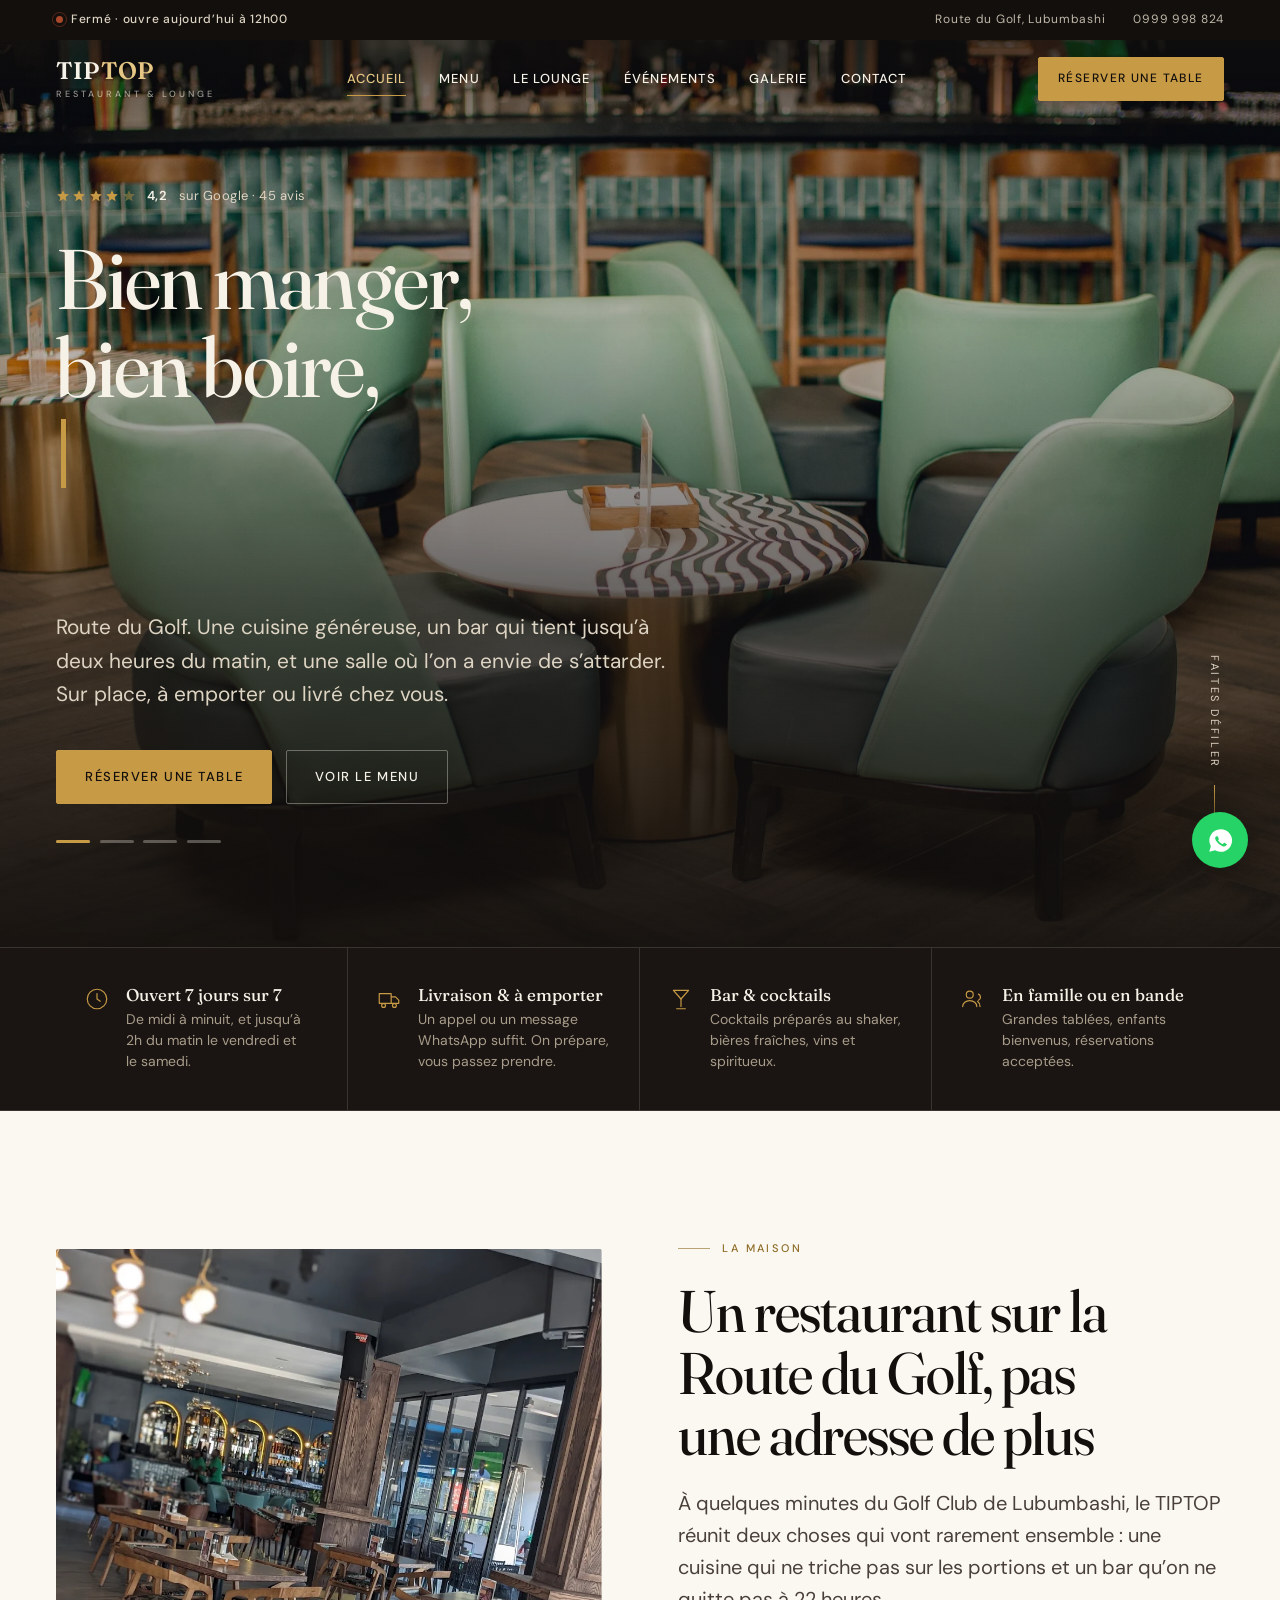
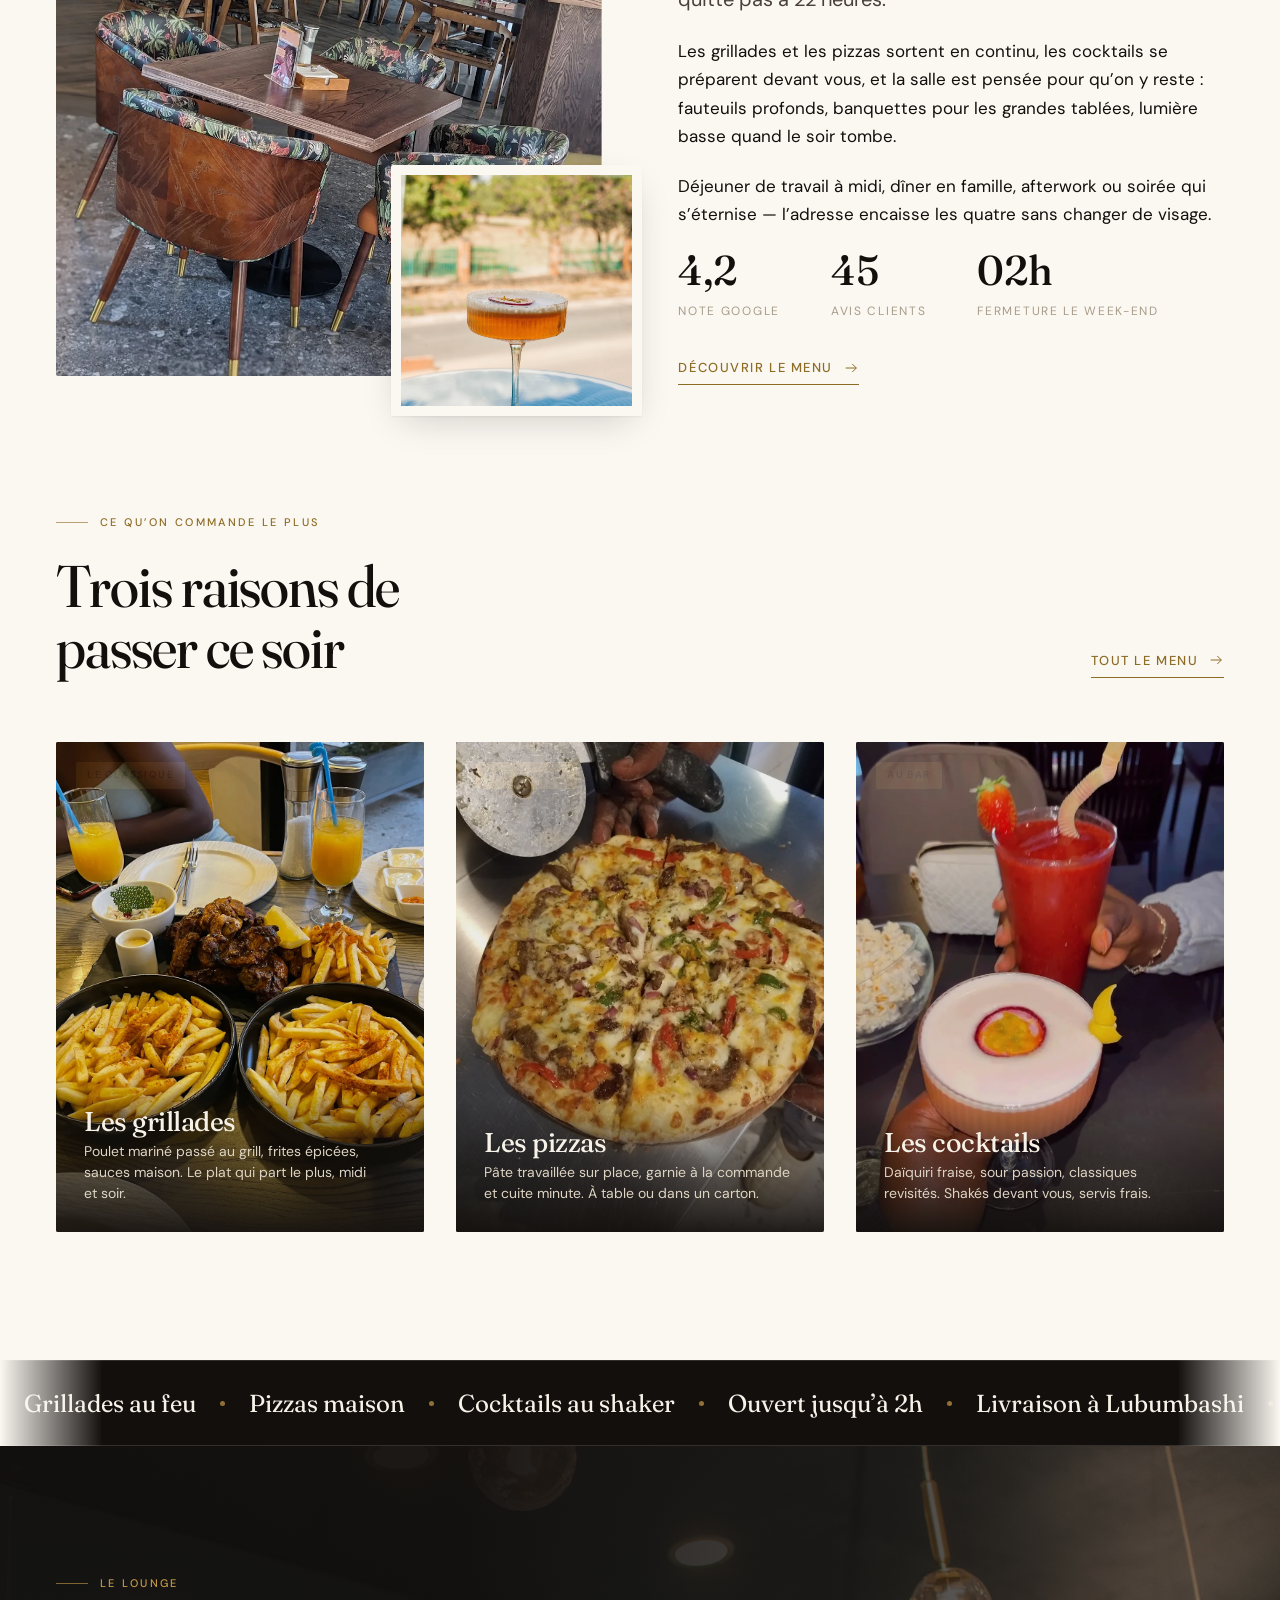
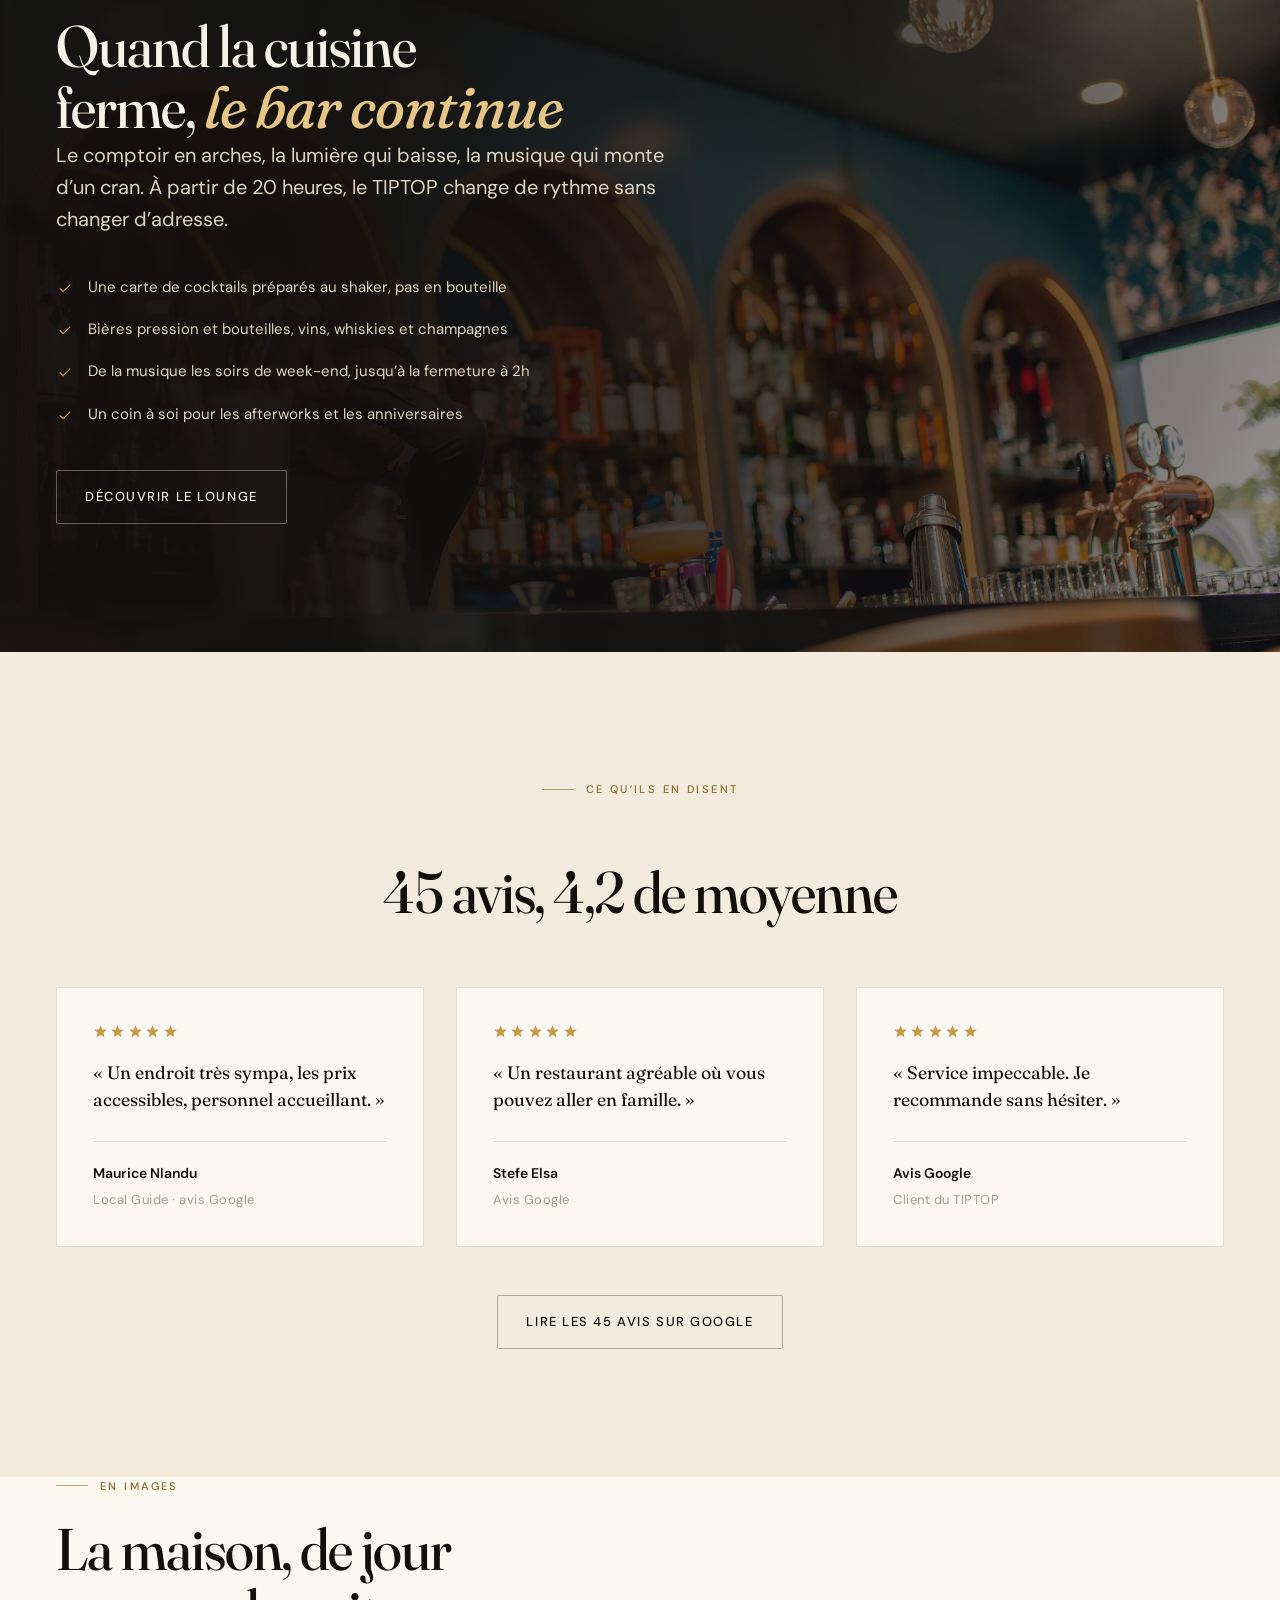
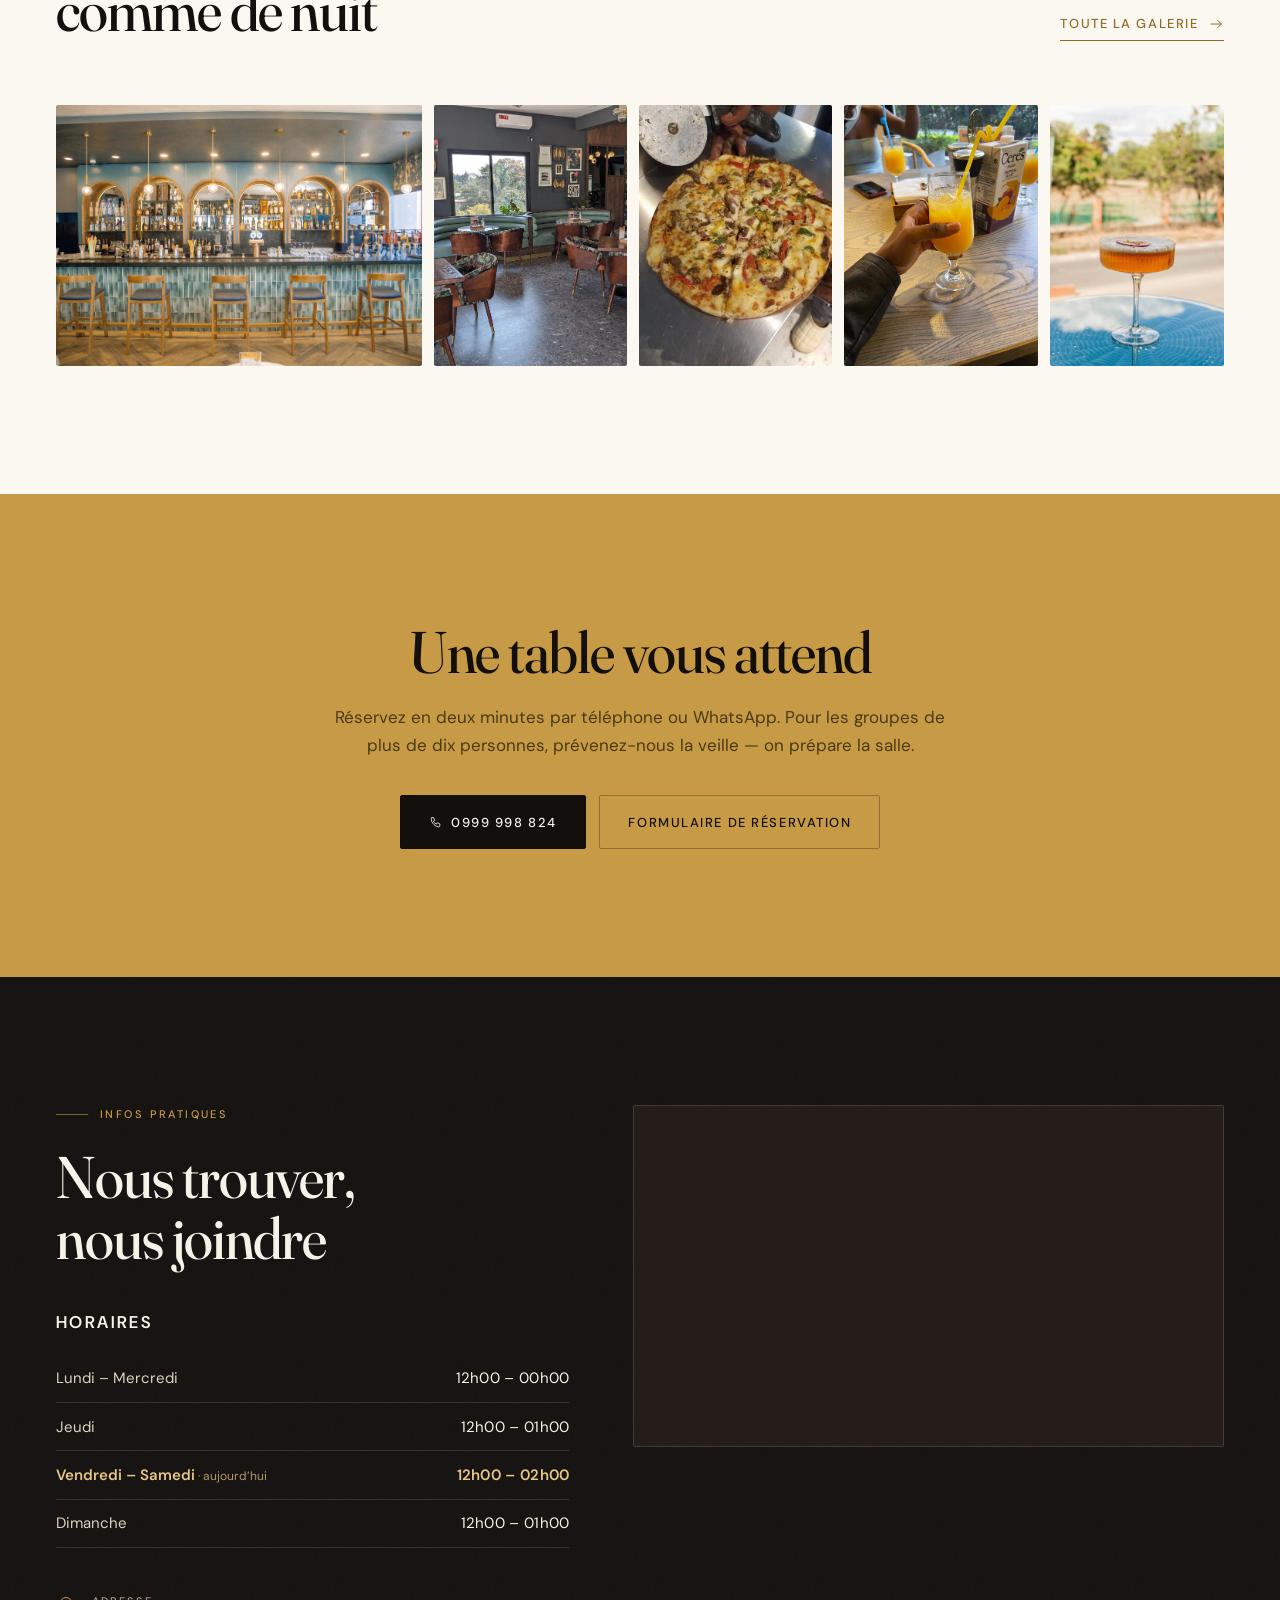
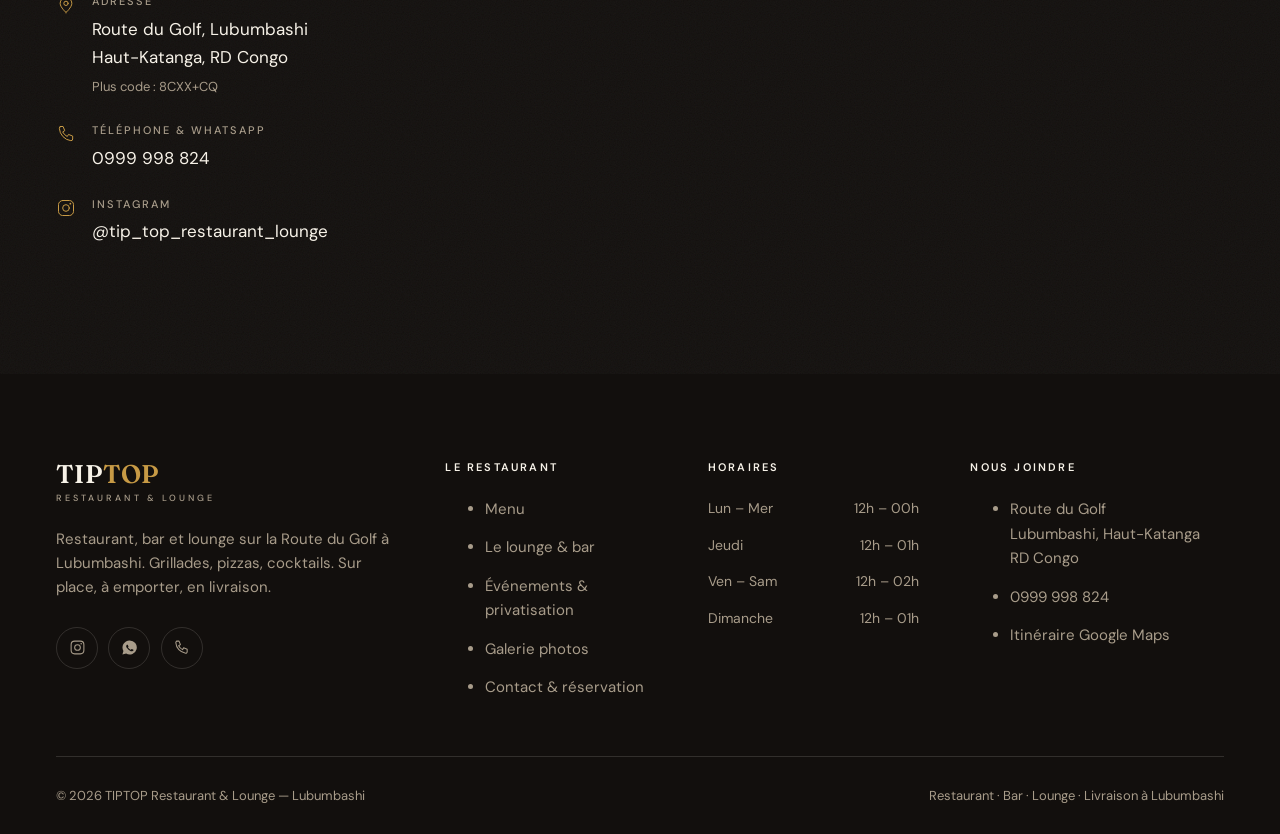
<file: index.html>
<!DOCTYPE html>
<html lang="fr">
<head>
<!-- COPIE DE DEMONSTRATION : indexation desactivee. Voir robots.txt. -->
<meta charset="utf-8">
<meta name="viewport" content="width=device-width,initial-scale=1">
<title>TIPTOP Restaurant &amp; Lounge — Restaurant à Lubumbashi, Route du Golf</title>
<meta name="description" content="Restaurant et lounge bar à Lubumbashi, Route du Golf. Grillades, pizzas maison et cocktails, 7j/7 de midi à minuit. Réservation au 0999 998 824.">
<link rel="canonical" href="https://www.tiptoplubumbashi.cd/">
<meta name="robots" content="noindex,nofollow">
<meta name="geo.region" content="CD-HK">
<meta name="geo.placename" content="Lubumbashi">
<meta name="geo.position" content="-11.651495;27.4494089">
<meta name="ICBM" content="-11.651495, 27.4494089">
<meta name="theme-color" content="#120F0D">

<meta property="og:type" content="restaurant">
<meta property="og:locale" content="fr_CD">
<meta property="og:site_name" content="TIPTOP Restaurant &amp; Lounge">
<meta property="og:title" content="TIPTOP Restaurant &amp; Lounge — Restaurant à Lubumbashi">
<meta property="og:description" content="Grillades, pizzas maison et cocktails sur la Route du Golf. Ouvert 7j/7 jusqu’à minuit, 2h le week-end.">
<meta property="og:url" content="https://www.tiptoplubumbashi.cd/">
<meta property="og:image" content="https://www.tiptoplubumbashi.cd/assets/img/salle-restaurant-tiptop-lounge-lubumbashi.jpg">
<meta property="og:image:alt" content="La salle du TIPTOP Restaurant &amp; Lounge à Lubumbashi">
<meta name="twitter:card" content="summary_large_image">

<link rel="icon" href="assets/img/favicon.svg" type="image/svg+xml">
<link rel="apple-touch-icon" href="assets/img/favicon.svg">
<link rel="preconnect" href="https://fonts.googleapis.com">
<link rel="preconnect" href="https://fonts.gstatic.com" crossorigin>
<link rel="preload" as="image" href="assets/img/salle-restaurant-tiptop-lounge-lubumbashi.webp" fetchpriority="high">
<link href="https://fonts.googleapis.com/css2?family=DM+Sans:ital,opsz,wght@0,9..40,300..700;1,9..40,400&family=Fraunces:ital,opsz,wght,SOFT,WONK@0,9..144,300..700,0..100,0..1;1,9..144,300..700,0..100,0..1&display=swap" rel="stylesheet">
<link rel="stylesheet" href="assets/css/style.css">

<script type="application/ld+json">
{
  "@context": "https://schema.org",
  "@graph": [
    {
      "@type": ["Restaurant", "BarOrPub"],
      "@id": "https://www.tiptoplubumbashi.cd/#restaurant",
      "name": "TIPTOP Restaurant & Lounge",
      "alternateName": "Tip Top Lubumbashi",
      "url": "https://www.tiptoplubumbashi.cd/",
      "image": [
        "https://www.tiptoplubumbashi.cd/assets/img/salle-restaurant-tiptop-lounge-lubumbashi.jpg",
        "https://www.tiptoplubumbashi.cd/assets/img/bar-cocktails-tiptop-lubumbashi.jpg",
        "https://www.tiptoplubumbashi.cd/assets/img/grillades-poulet-frites-restaurant-lubumbashi.jpg"
      ],
      "description": "Restaurant et lounge bar à Lubumbashi, sur la Route du Golf. Grillades, pizzas maison, burgers, poissons et cocktails. Service en salle, à emporter et livraison.",
      "telephone": "+243999998824",
      "priceRange": "$$",
      "currenciesAccepted": "USD, CDF",
      "servesCuisine": ["Congolaise", "Grillades", "Pizza", "Internationale"],
      "address": {
        "@type": "PostalAddress",
        "streetAddress": "Route du Golf",
        "addressLocality": "Lubumbashi",
        "addressRegion": "Haut-Katanga",
        "addressCountry": "CD"
      },
      "geo": { "@type": "GeoCoordinates", "latitude": -11.651495, "longitude": 27.4494089 },
      "hasMap": "https://www.google.com/maps/place/TIPTOP+Restaurant+%26+Lounge/@-11.651495,27.4494089,17z",
      "sameAs": ["https://www.instagram.com/tip_top_restaurant_lounge"],
      "menu": "https://www.tiptoplubumbashi.cd/carte.html",
      "acceptsReservations": "https://www.tiptoplubumbashi.cd/contact.html",
      "aggregateRating": {
        "@type": "AggregateRating",
        "ratingValue": "4.2",
        "reviewCount": "45",
        "bestRating": "5",
        "worstRating": "1"
      },
      "openingHoursSpecification": [
        { "@type": "OpeningHoursSpecification", "dayOfWeek": ["Monday","Tuesday","Wednesday"], "opens": "12:00", "closes": "00:00" },
        { "@type": "OpeningHoursSpecification", "dayOfWeek": ["Thursday","Sunday"], "opens": "12:00", "closes": "01:00" },
        { "@type": "OpeningHoursSpecification", "dayOfWeek": ["Friday","Saturday"], "opens": "12:00", "closes": "02:00" }
      ],
      "amenityFeature": [
        { "@type": "LocationFeatureSpecification", "name": "Bar sur place", "value": true },
        { "@type": "LocationFeatureSpecification", "name": "Service à table", "value": true },
        { "@type": "LocationFeatureSpecification", "name": "Convient aux enfants", "value": true },
        { "@type": "LocationFeatureSpecification", "name": "Réservations acceptées", "value": true }
      ],
      "areaServed": { "@type": "City", "name": "Lubumbashi" }
    },
    {
      "@type": "WebSite",
      "@id": "https://www.tiptoplubumbashi.cd/#site",
      "url": "https://www.tiptoplubumbashi.cd/",
      "name": "TIPTOP Restaurant & Lounge",
      "inLanguage": "fr",
      "publisher": { "@id": "https://www.tiptoplubumbashi.cd/#restaurant" }
    }
  ]
}
</script>
</head>
<body>

<a href="#principal" class="sr">Aller au contenu</a>

<!-- Bandeau -->
<div class="annonce">
  <div class="enveloppe annonce__in">
    <span class="annonce__etat" data-etat>
      <span class="pastille"></span>
      <span data-etat-texte>Ouvert aujourd’hui</span>
    </span>
    <span class="annonce__liens">
      <a href="https://maps.app.goo.gl/">Route du Golf, Lubumbashi</a>
      <a href="tel:+243999998824" class="annonce__tel">0999 998 824</a>
    </span>
  </div>
</div>

<!-- En-tête -->
<header class="entete">
  <div class="enveloppe entete__in">
    <a href="index.html" class="marque" aria-label="TIPTOP Restaurant et Lounge, accueil">
      <span class="marque__nom">TIP<span>TOP</span></span>
      <span class="marque__sous">Restaurant &amp; Lounge</span>
    </a>

    <nav class="nav" id="menu-principal" aria-label="Navigation principale">
      <a href="index.html" aria-current="page">Accueil</a>
      <a href="carte.html">Menu</a>
      <a href="lounge.html">Le lounge</a>
      <a href="evenements.html">Événements</a>
      <a href="galerie.html">Galerie</a>
      <a href="contact.html">Contact</a>
      <a href="contact.html#reserver" class="btn btn--or btn--petit">Réserver</a>
    </nav>

    <div class="entete__actions">
      <a href="contact.html#reserver" class="btn btn--or btn--petit">Réserver une table</a>
      <button class="burger" aria-label="Ouvrir le menu" aria-expanded="false" aria-controls="menu-principal"><span></span></button>
    </div>
  </div>
</header>
<div class="voile" hidden></div>

<main id="principal">

  <!-- Héros -->
  <section class="heros">
    <div class="heros__media" data-carrousel>
      <figure class="heros__vue est-active">
        <img src="assets/img/salle-restaurant-tiptop-lounge-lubumbashi.webp"
             alt="Fauteuils vert d’eau et tables en laiton dans la salle du TIPTOP Restaurant &amp; Lounge à Lubumbashi"
             width="1800" height="1200" fetchpriority="high">
      </figure>
      <figure class="heros__vue">
        <img data-src="assets/img/bar-cocktails-tiptop-lubumbashi.webp"
             alt="Barman du TIPTOP préparant un cocktail derrière le comptoir en arches"
             width="1800" height="1200" fetchpriority="low">
      </figure>
      <figure class="heros__vue">
        <img data-src="assets/img/grillades-poulet-frites-restaurant-lubumbashi.webp"
             alt="Table garnie de grillades, de frites et de sauces au TIPTOP Lubumbashi"
             width="1800" height="1350" fetchpriority="low">
      </figure>
      <figure class="heros__vue">
        <img data-src="assets/img/comptoir-bar-tiptop-restaurant-lubumbashi.webp"
             alt="Le comptoir du bar TIPTOP et ses niches éclairées, Route du Golf à Lubumbashi"
             width="1800" height="1200" fetchpriority="low">
      </figure>
    </div>
    <div class="enveloppe heros__in">
      <div class="heros__contenu">
        <p class="note">
          <span class="note__etoiles" aria-hidden="true">
            <svg viewBox="0 0 24 24" fill="currentColor"><path d="m12 17.3-6.2 3.7 1.6-7L2 9.2l7.1-.6L12 2l2.9 6.6 7.1.6-5.4 4.8 1.6 7z"/></svg>
            <svg viewBox="0 0 24 24" fill="currentColor"><path d="m12 17.3-6.2 3.7 1.6-7L2 9.2l7.1-.6L12 2l2.9 6.6 7.1.6-5.4 4.8 1.6 7z"/></svg>
            <svg viewBox="0 0 24 24" fill="currentColor"><path d="m12 17.3-6.2 3.7 1.6-7L2 9.2l7.1-.6L12 2l2.9 6.6 7.1.6-5.4 4.8 1.6 7z"/></svg>
            <svg viewBox="0 0 24 24" fill="currentColor"><path d="m12 17.3-6.2 3.7 1.6-7L2 9.2l7.1-.6L12 2l2.9 6.6 7.1.6-5.4 4.8 1.6 7z"/></svg>
            <svg viewBox="0 0 24 24" fill="currentColor" opacity=".45"><path d="m12 17.3-6.2 3.7 1.6-7L2 9.2l7.1-.6L12 2l2.9 6.6 7.1.6-5.4 4.8 1.6 7z"/></svg>
          </span>
          <strong>4,2</strong> sur Google · 45 avis
        </p>

        <h1>Bien manger, bien boire,<span class="machine" data-machine="à Lubumbashi.|sur la Route du Golf.|jusqu’à 2h du matin.|entre amis."></span></h1>

        <p class="heros__chapeau">
          Route du Golf. Une cuisine généreuse, un bar qui tient jusqu’à deux heures
          du matin, et une salle où l’on a envie de s’attarder. Sur place, à emporter
          ou livré chez vous.
        </p>

        <div class="heros__ctas">
          <a href="contact.html#reserver" class="btn btn--or">Réserver une table</a>
          <a href="carte.html" class="btn btn--fantome-clair">Voir le menu</a>
        </div>

        <div class="heros__points" role="tablist" aria-label="Photos du restaurant"></div>
      </div>
    </div>
    <span class="heros__defile" aria-hidden="true">Faites défiler</span>
  </section>

  <!-- Atouts -->
  <section class="atouts" aria-label="Nos services">
    <div class="enveloppe">
      <div class="atouts__grille">
        <div class="atout">
          <svg viewBox="0 0 24 24" fill="none" stroke="currentColor" stroke-linecap="round" stroke-linejoin="round"><circle cx="12" cy="12" r="9"/><path d="M12 7v5l3 2"/></svg>
          <div>
            <h4>Ouvert 7 jours sur 7</h4>
            <p>De midi à minuit, et jusqu’à 2h du matin le vendredi et le samedi.</p>
          </div>
        </div>
        <div class="atout">
          <svg viewBox="0 0 24 24" fill="none" stroke="currentColor" stroke-linecap="round" stroke-linejoin="round"><path d="M3 7h11v9H3zM14 10h4l3 3v3h-7z"/><circle cx="7" cy="18" r="1.8"/><circle cx="17" cy="18" r="1.8"/></svg>
          <div>
            <h4>Livraison &amp; à emporter</h4>
            <p>Un appel ou un message WhatsApp suffit. On prépare, vous passez prendre.</p>
          </div>
        </div>
        <div class="atout">
          <svg viewBox="0 0 24 24" fill="none" stroke="currentColor" stroke-linecap="round" stroke-linejoin="round"><path d="M5 4h14l-7 8z"/><path d="M12 12v7M8 21h8"/></svg>
          <div>
            <h4>Bar &amp; cocktails</h4>
            <p>Cocktails préparés au shaker, bières fraîches, vins et spiritueux.</p>
          </div>
        </div>
        <div class="atout">
          <svg viewBox="0 0 24 24" fill="none" stroke="currentColor" stroke-linecap="round" stroke-linejoin="round"><circle cx="9" cy="8" r="3.2"/><path d="M2.5 19c0-3.3 2.9-5.5 6.5-5.5s6.5 2.2 6.5 5.5"/><path d="M17 7.5a3 3 0 0 1 0 5.6M18.5 19c0-2.3-.9-3.9-2.3-4.9"/></svg>
          <div>
            <h4>En famille ou en bande</h4>
            <p>Grandes tablées, enfants bienvenus, réservations acceptées.</p>
          </div>
        </div>
      </div>
    </div>
  </section>

  <!-- Présentation -->
  <section class="section">
    <div class="enveloppe presentation__grille">
      <div class="presentation__media reveal">
        <div class="cadre devoile">
          <img src="assets/img/salle-tiptop-route-du-golf-lubumbashi.webp"
               alt="Salle du restaurant TIPTOP sur la Route du Golf à Lubumbashi, tables en bois et bar en arrière-plan"
               width="1012" height="1350" loading="lazy">
        </div>
        <div class="vignette">
          <img src="assets/img/cocktail-signature-passion-tiptop-lubumbashi.webp"
               alt="Cocktail aux fruits de la passion servi au bar du TIPTOP"
               width="900" height="1350" loading="lazy">
        </div>
      </div>

      <div class="presentation__texte reveal" data-delai="1">
        <p class="surtitre">La maison</p>
        <h2>Un restaurant sur la Route&nbsp;du&nbsp;Golf, pas une adresse de plus</h2>
        <p class="chapeau">
          À quelques minutes du Golf Club de Lubumbashi, le TIPTOP réunit deux choses
          qui vont rarement ensemble&nbsp;: une cuisine qui ne triche pas sur les portions
          et un bar qu’on ne quitte pas à 22&nbsp;heures.
        </p>
        <p>
          Les grillades et les pizzas sortent en continu, les cocktails se préparent
          devant vous, et la salle est pensée pour qu’on y reste&nbsp;: fauteuils profonds,
          banquettes pour les grandes tablées, lumière basse quand le soir tombe.
        </p>
        <p>
          Déjeuner de travail à midi, dîner en famille, afterwork ou soirée qui s’éternise
          — l’adresse encaisse les quatre sans changer de visage.
        </p>

        <div class="chiffres">
          <div class="chiffre"><strong data-compteur="4,2">4,2</strong><span>Note Google</span></div>
          <div class="chiffre"><strong data-compteur="45">45</strong><span>Avis clients</span></div>
          <div class="chiffre"><strong data-compteur="2" data-suffixe="h">02h</strong><span>Fermeture le week-end</span></div>
        </div>

        <a href="carte.html" class="lien-fleche">
          Découvrir le menu
          <svg viewBox="0 0 24 24" fill="none" stroke="currentColor" stroke-width="1.5" width="16" height="16"><path d="M4 12h16m-6-6 6 6-6 6"/></svg>
        </a>
      </div>
    </div>
  </section>

  <!-- Spécialités -->
  <section class="section" style="padding-top:0">
    <div class="enveloppe">
      <div class="tete reveal">
        <div class="tete__gauche">
          <p class="surtitre">Ce qu’on commande le plus</p>
          <h2>Trois raisons de passer ce soir</h2>
        </div>
        <a href="carte.html" class="lien-fleche">
          Tout le menu
          <svg viewBox="0 0 24 24" fill="none" stroke="currentColor" stroke-width="1.5" width="16" height="16"><path d="M4 12h16m-6-6 6 6-6 6"/></svg>
        </a>
      </div>

      <div class="plats cascade">
        <a href="carte.html#grillades" class="plat">
          <span class="plat__etiq">Le classique</span>
          <img src="assets/img/grillades-poulet-frites-restaurant-lubumbashi.webp"
               alt="Ailes de poulet grillées, frites épicées et sauces maison servies au TIPTOP à Lubumbashi"
               width="1800" height="1350" loading="lazy">
          <div class="plat__texte">
            <h3>Les grillades</h3>
            <p>Poulet mariné passé au grill, frites épicées, sauces maison. Le plat qui part le plus, midi et soir.</p>
          </div>
        </a>

        <a href="carte.html#pizzas" class="plat" data-delai="1">
          <span class="plat__etiq">Fait maison</span>
          <img src="assets/img/pizza-maison-tiptop-lubumbashi.webp"
               alt="Pizza garnie préparée à la commande au restaurant TIPTOP Lubumbashi"
               width="1012" height="1350" loading="lazy">
          <div class="plat__texte">
            <h3>Les pizzas</h3>
            <p>Pâte travaillée sur place, garnie à la commande et cuite minute. À table ou dans un carton.</p>
          </div>
        </a>

        <a href="lounge.html" class="plat" data-delai="2">
          <span class="plat__etiq">Au bar</span>
          <img src="assets/img/cocktails-tiptop-lounge-lubumbashi.webp"
               alt="Cocktails fraise et fruit de la passion servis au lounge du TIPTOP Lubumbashi"
               width="720" height="1280" loading="lazy">
          <div class="plat__texte">
            <h3>Les cocktails</h3>
            <p>Daïquiri fraise, sour passion, classiques revisités. Shakés devant vous, servis frais.</p>
          </div>
        </a>
      </div>
    </div>
  </section>

  <!-- Bandeau défilant -->
  <div class="ruban" aria-hidden="true">
    <div class="ruban__piste">
      <div class="ruban__groupe">
        <span>Grillades au feu</span><i></i>
        <span>Pizzas maison</span><i></i>
        <span>Cocktails au shaker</span><i></i>
        <span>Ouvert jusqu’à 2h</span><i></i>
        <span>Livraison à Lubumbashi</span><i></i>
        <span>Route du Golf</span><i></i>
      </div>
      <div class="ruban__groupe">
        <span>Grillades au feu</span><i></i>
        <span>Pizzas maison</span><i></i>
        <span>Cocktails au shaker</span><i></i>
        <span>Ouvert jusqu’à 2h</span><i></i>
        <span>Livraison à Lubumbashi</span><i></i>
        <span>Route du Golf</span><i></i>
      </div>
    </div>
  </div>

  <!-- Lounge -->
  <section class="lounge section">
    <div class="lounge__media">
      <img src="assets/img/bar-cocktails-tiptop-lubumbashi.webp"
           alt="Barman préparant un cocktail derrière le comptoir en arches du TIPTOP Lounge à Lubumbashi"
           width="1800" height="1200" loading="lazy">
    </div>
    <div class="enveloppe">
      <div class="lounge__contenu reveal">
        <p class="surtitre surtitre--clair">Le lounge</p>
        <h2>Quand la cuisine ferme, <em>le bar continue</em></h2>
        <p class="chapeau">
          Le comptoir en arches, la lumière qui baisse, la musique qui monte d’un cran.
          À partir de 20&nbsp;heures, le TIPTOP change de rythme sans changer d’adresse.
        </p>
        <ul class="lounge__liste">
          <li>
            <svg viewBox="0 0 24 24" fill="none" stroke="currentColor" stroke-width="1.6"><path d="m5 12.5 4.5 4.5L19 7.5"/></svg>
            <span>Une carte de cocktails préparés au shaker, pas en bouteille</span>
          </li>
          <li>
            <svg viewBox="0 0 24 24" fill="none" stroke="currentColor" stroke-width="1.6"><path d="m5 12.5 4.5 4.5L19 7.5"/></svg>
            <span>Bières pression et bouteilles, vins, whiskies et champagnes</span>
          </li>
          <li>
            <svg viewBox="0 0 24 24" fill="none" stroke="currentColor" stroke-width="1.6"><path d="m5 12.5 4.5 4.5L19 7.5"/></svg>
            <span>De la musique les soirs de week-end, jusqu’à la fermeture à 2h</span>
          </li>
          <li>
            <svg viewBox="0 0 24 24" fill="none" stroke="currentColor" stroke-width="1.6"><path d="m5 12.5 4.5 4.5L19 7.5"/></svg>
            <span>Un coin à soi pour les afterworks et les anniversaires</span>
          </li>
        </ul>
        <a href="lounge.html" class="btn btn--fantome-clair">Découvrir le lounge</a>
      </div>
    </div>
  </section>

  <!-- Avis -->
  <section class="section avis">
    <div class="enveloppe">
      <div class="tete reveal" style="justify-content:center;text-align:center;flex-direction:column;align-items:center">
        <p class="surtitre surtitre--centre">Ce qu’ils en disent</p>
        <h2>45 avis, 4,2 de moyenne</h2>
      </div>

      <div class="avis__grille cascade">
        <figure class="carte-avis">
          <div class="carte-avis__etoiles" aria-label="5 étoiles sur 5">
            <svg viewBox="0 0 24 24" fill="currentColor"><path d="m12 17.3-6.2 3.7 1.6-7L2 9.2l7.1-.6L12 2l2.9 6.6 7.1.6-5.4 4.8 1.6 7z"/></svg>
            <svg viewBox="0 0 24 24" fill="currentColor"><path d="m12 17.3-6.2 3.7 1.6-7L2 9.2l7.1-.6L12 2l2.9 6.6 7.1.6-5.4 4.8 1.6 7z"/></svg>
            <svg viewBox="0 0 24 24" fill="currentColor"><path d="m12 17.3-6.2 3.7 1.6-7L2 9.2l7.1-.6L12 2l2.9 6.6 7.1.6-5.4 4.8 1.6 7z"/></svg>
            <svg viewBox="0 0 24 24" fill="currentColor"><path d="m12 17.3-6.2 3.7 1.6-7L2 9.2l7.1-.6L12 2l2.9 6.6 7.1.6-5.4 4.8 1.6 7z"/></svg>
            <svg viewBox="0 0 24 24" fill="currentColor"><path d="m12 17.3-6.2 3.7 1.6-7L2 9.2l7.1-.6L12 2l2.9 6.6 7.1.6-5.4 4.8 1.6 7z"/></svg>
          </div>
          <blockquote>« Un endroit très sympa, les prix accessibles, personnel accueillant. »</blockquote>
          <figcaption><strong>Maurice Nlandu</strong>Local Guide · avis Google</figcaption>
        </figure>

        <figure class="carte-avis" data-delai="1">
          <div class="carte-avis__etoiles" aria-label="5 étoiles sur 5">
            <svg viewBox="0 0 24 24" fill="currentColor"><path d="m12 17.3-6.2 3.7 1.6-7L2 9.2l7.1-.6L12 2l2.9 6.6 7.1.6-5.4 4.8 1.6 7z"/></svg>
            <svg viewBox="0 0 24 24" fill="currentColor"><path d="m12 17.3-6.2 3.7 1.6-7L2 9.2l7.1-.6L12 2l2.9 6.6 7.1.6-5.4 4.8 1.6 7z"/></svg>
            <svg viewBox="0 0 24 24" fill="currentColor"><path d="m12 17.3-6.2 3.7 1.6-7L2 9.2l7.1-.6L12 2l2.9 6.6 7.1.6-5.4 4.8 1.6 7z"/></svg>
            <svg viewBox="0 0 24 24" fill="currentColor"><path d="m12 17.3-6.2 3.7 1.6-7L2 9.2l7.1-.6L12 2l2.9 6.6 7.1.6-5.4 4.8 1.6 7z"/></svg>
            <svg viewBox="0 0 24 24" fill="currentColor"><path d="m12 17.3-6.2 3.7 1.6-7L2 9.2l7.1-.6L12 2l2.9 6.6 7.1.6-5.4 4.8 1.6 7z"/></svg>
          </div>
          <blockquote>« Un restaurant agréable où vous pouvez aller en famille. »</blockquote>
          <figcaption><strong>Stefe Elsa</strong>Avis Google</figcaption>
        </figure>

        <figure class="carte-avis" data-delai="2">
          <div class="carte-avis__etoiles" aria-label="5 étoiles sur 5">
            <svg viewBox="0 0 24 24" fill="currentColor"><path d="m12 17.3-6.2 3.7 1.6-7L2 9.2l7.1-.6L12 2l2.9 6.6 7.1.6-5.4 4.8 1.6 7z"/></svg>
            <svg viewBox="0 0 24 24" fill="currentColor"><path d="m12 17.3-6.2 3.7 1.6-7L2 9.2l7.1-.6L12 2l2.9 6.6 7.1.6-5.4 4.8 1.6 7z"/></svg>
            <svg viewBox="0 0 24 24" fill="currentColor"><path d="m12 17.3-6.2 3.7 1.6-7L2 9.2l7.1-.6L12 2l2.9 6.6 7.1.6-5.4 4.8 1.6 7z"/></svg>
            <svg viewBox="0 0 24 24" fill="currentColor"><path d="m12 17.3-6.2 3.7 1.6-7L2 9.2l7.1-.6L12 2l2.9 6.6 7.1.6-5.4 4.8 1.6 7z"/></svg>
            <svg viewBox="0 0 24 24" fill="currentColor"><path d="m12 17.3-6.2 3.7 1.6-7L2 9.2l7.1-.6L12 2l2.9 6.6 7.1.6-5.4 4.8 1.6 7z"/></svg>
          </div>
          <blockquote>« Service impeccable. Je recommande sans hésiter. »</blockquote>
          <figcaption><strong>Avis Google</strong>Client du TIPTOP</figcaption>
        </figure>
      </div>

      <div class="avis__pied reveal">
        <a href="https://www.google.com/maps/place/TIPTOP+Restaurant+%26+Lounge/@-11.651495,27.4494089,17z" class="btn btn--fantome" target="_blank" rel="noopener">
          Lire les 45 avis sur Google
        </a>
      </div>
    </div>
  </section>

  <!-- Galerie aperçu -->
  <section class="section" style="padding-top:0">
    <div class="enveloppe">
      <div class="tete reveal">
        <div class="tete__gauche">
          <p class="surtitre">En images</p>
          <h2>La maison, de jour comme de nuit</h2>
        </div>
        <a href="galerie.html" class="lien-fleche">
          Toute la galerie
          <svg viewBox="0 0 24 24" fill="none" stroke="currentColor" stroke-width="1.5" width="16" height="16"><path d="M4 12h16m-6-6 6 6-6 6"/></svg>
        </a>
      </div>

      <div class="mosaique cascade">
        <a href="galerie.html" style="--ar:1.5">
          <img src="assets/img/comptoir-bar-tiptop-restaurant-lubumbashi.webp" alt="Le comptoir du bar TIPTOP à Lubumbashi avec ses niches éclairées" width="1800" height="1200" loading="lazy">
        </a>
        <a href="galerie.html" style="--ar:.75">
          <img src="assets/img/banquettes-restaurant-tiptop-lubumbashi.webp" alt="Banquettes vertes et vue sur les palmiers depuis la salle du TIPTOP" width="1012" height="1350" loading="lazy">
        </a>
        <a href="galerie.html" style="--ar:.75">
          <img src="assets/img/pizza-maison-tiptop-lubumbashi.webp" alt="Pizza maison cuite à la commande au TIPTOP Lubumbashi" width="1012" height="1350" loading="lazy">
        </a>
        <a href="galerie.html" style="--ar:.75">
          <img src="assets/img/jus-naturel-tiptop-lubumbashi.webp" alt="Jus de fruits frais servi au TIPTOP Lubumbashi" width="1012" height="1350" loading="lazy">
        </a>
        <a href="galerie.html" style="--ar:.667">
          <img src="assets/img/cocktail-signature-passion-tiptop-lubumbashi.webp" alt="Cocktail signature au fruit de la passion du TIPTOP Lounge" width="900" height="1350" loading="lazy">
        </a>
      </div>
    </div>
  </section>

  <!-- Bande réservation -->
  <section class="bande section">
    <div class="enveloppe">
      <h2 class="reveal">Une table vous attend</h2>
      <p class="reveal">
        Réservez en deux minutes par téléphone ou WhatsApp. Pour les groupes de plus
        de dix personnes, prévenez-nous la veille — on prépare la salle.
      </p>
      <div class="bande__ctas reveal">
        <a href="tel:+243999998824" class="btn">
          <svg viewBox="0 0 24 24" fill="none" stroke="currentColor" stroke-width="1.5"><path d="M5 3h3.5l2 5-2.5 1.5a12 12 0 0 0 5.5 5.5L15 12.5l5 2V18a2 2 0 0 1-2.2 2A16 16 0 0 1 4 5.2 2 2 0 0 1 6 3"/></svg>
          0999 998 824
        </a>
        <a href="contact.html#reserver" class="btn btn--fantome">Formulaire de réservation</a>
      </div>
    </div>
  </section>

  <!-- Infos pratiques -->
  <section class="section sombre" id="infos">
    <div class="enveloppe infos__grille">
      <div class="reveal">
        <p class="surtitre surtitre--clair">Infos pratiques</p>
        <h2>Nous trouver, nous joindre</h2>

        <div class="infos__bloc">
          <h3 style="font-size:1.0625rem;letter-spacing:.14em;text-transform:uppercase;font-family:var(--texte);font-weight:600">Horaires</h3>
          <table class="horaires horaires--serre">
            <tbody>
              <tr data-jour="1 2 3"><th scope="row">Lundi – mercredi</th><td>12h00 – 00h00</td></tr>
              <tr data-jour="4"><th scope="row">Jeudi</th><td>12h00 – 01h00</td></tr>
              <tr data-jour="5 6"><th scope="row">Vendredi – samedi</th><td>12h00 – 02h00</td></tr>
              <tr data-jour="0"><th scope="row">Dimanche</th><td>12h00 – 01h00</td></tr>
            </tbody>
          </table>
        </div>

        <div class="infos__bloc">
          <ul class="coord">
            <li>
              <svg viewBox="0 0 24 24" fill="none" stroke="currentColor" stroke-linecap="round" stroke-linejoin="round"><path d="M12 21s7-6.2 7-11a7 7 0 1 0-14 0c0 4.8 7 11 7 11Z"/><circle cx="12" cy="10" r="2.6"/></svg>
              <div>
                <strong>Adresse</strong>
                Route du Golf, Lubumbashi<br>Haut-Katanga, RD Congo<br>
                <span style="font-size:.8125rem;color:var(--creme-3)">Plus code&nbsp;: 8CXX+CQ</span>
              </div>
            </li>
            <li>
              <svg viewBox="0 0 24 24" fill="none" stroke="currentColor" stroke-linecap="round" stroke-linejoin="round"><path d="M5 3h3.5l2 5-2.5 1.5a12 12 0 0 0 5.5 5.5L15 12.5l5 2V18a2 2 0 0 1-2.2 2A16 16 0 0 1 4 5.2 2 2 0 0 1 6 3"/></svg>
              <div>
                <strong>Téléphone &amp; WhatsApp</strong>
                <a href="tel:+243999998824">0999 998 824</a>
              </div>
            </li>
            <li>
              <svg viewBox="0 0 24 24" fill="none" stroke="currentColor" stroke-linecap="round" stroke-linejoin="round"><rect x="3" y="3" width="18" height="18" rx="5"/><circle cx="12" cy="12" r="4"/><circle cx="17.2" cy="6.8" r="1.1" fill="currentColor" stroke="none"/></svg>
              <div>
                <strong>Instagram</strong>
                <a href="https://www.instagram.com/tip_top_restaurant_lounge" target="_blank" rel="noopener">@tip_top_restaurant_lounge</a>
              </div>
            </li>
          </ul>
        </div>
      </div>

      <div class="carte-geo reveal" data-delai="1">
        <iframe
          src="https://www.google.com/maps?q=-11.651495,27.4494089&amp;hl=fr&amp;z=17&amp;output=embed"
          title="Emplacement du TIPTOP Restaurant &amp; Lounge sur la Route du Golf à Lubumbashi"
          loading="lazy" referrerpolicy="no-referrer-when-downgrade"></iframe>
      </div>
      </div>
  </section>

</main>

<!-- Pied de page -->
<footer class="pied">
  <div class="enveloppe">
    <div class="pied__grille">
      <div class="pied__a-propos">
        <span class="marque">
          <span class="marque__nom">TIP<span style="color:var(--or)">TOP</span></span>
          <span class="marque__sous">Restaurant &amp; Lounge</span>
        </span>
        <p>
          Restaurant, bar et lounge sur la Route du Golf à Lubumbashi.
          Grillades, pizzas, cocktails. Sur place, à emporter, en livraison.
        </p>
        <div class="reseaux">
          <a href="https://www.instagram.com/tip_top_restaurant_lounge" target="_blank" rel="noopener" aria-label="Instagram">
            <svg viewBox="0 0 24 24" fill="none" stroke="currentColor" stroke-width="1.5"><rect x="3" y="3" width="18" height="18" rx="5"/><circle cx="12" cy="12" r="4"/><circle cx="17.2" cy="6.8" r="1.1" fill="currentColor" stroke="none"/></svg>
          </a>
          <a href="https://wa.me/243999998824" target="_blank" rel="noopener" aria-label="WhatsApp">
            <svg viewBox="0 0 24 24" fill="currentColor"><path d="M12 2a10 10 0 0 0-8.6 15L2 22l5.2-1.4A10 10 0 1 0 12 2Zm5.3 14.1c-.2.6-1.3 1.2-1.8 1.2-.5.1-1 .1-1.7-.1a12 12 0 0 1-5.6-4.7c-.4-.6-.9-1.5-.9-2.4s.5-1.4.7-1.6c.2-.2.4-.3.6-.3h.5c.2 0 .4 0 .6.4l.8 1.9c.1.2 0 .4-.1.5l-.4.5c-.1.2-.3.3-.1.6a9 9 0 0 0 3.6 3c.3.2.5.1.6 0l.8-.9c.2-.2.4-.2.6-.1l1.8.9c.2.1.4.2.4.3v.8Z"/></svg>
          </a>
          <a href="tel:+243999998824" aria-label="Téléphone">
            <svg viewBox="0 0 24 24" fill="none" stroke="currentColor" stroke-width="1.5" stroke-linecap="round" stroke-linejoin="round"><path d="M5 3h3.5l2 5-2.5 1.5a12 12 0 0 0 5.5 5.5L15 12.5l5 2V18a2 2 0 0 1-2.2 2A16 16 0 0 1 4 5.2 2 2 0 0 1 6 3"/></svg>
          </a>
        </div>
      </div>

      <div>
        <h4>Le restaurant</h4>
        <ul>
          <li><a href="carte.html">Menu</a></li>
          <li><a href="lounge.html">Le lounge &amp; bar</a></li>
          <li><a href="evenements.html">Événements &amp; privatisation</a></li>
          <li><a href="galerie.html">Galerie photos</a></li>
          <li><a href="contact.html">Contact &amp; réservation</a></li>
        </ul>
      </div>

      <div>
        <h4>Horaires</h4>
        <ul class="pied__horaires">
          <li><span>Lun – Mer</span><span>12h – 00h</span></li>
          <li><span>Jeudi</span><span>12h – 01h</span></li>
          <li><span>Ven – Sam</span><span>12h – 02h</span></li>
          <li><span>Dimanche</span><span>12h – 01h</span></li>
        </ul>
      </div>

      <div>
        <h4>Nous joindre</h4>
        <ul>
          <li>Route du Golf<br>Lubumbashi, Haut-Katanga<br>RD Congo</li>
          <li><a href="tel:+243999998824">0999 998 824</a></li>
          <li><a href="https://www.google.com/maps/place/TIPTOP+Restaurant+%26+Lounge/@-11.651495,27.4494089,17z" target="_blank" rel="noopener">Itinéraire Google Maps</a></li>
        </ul>
      </div>
    </div>

    <div class="pied__bas">
      <span>© <span data-annee>2026</span> TIPTOP Restaurant &amp; Lounge — Lubumbashi</span>
      <span>Restaurant · Bar · Lounge · Livraison à Lubumbashi</span>
    </div>
  </div>
</footer>

<a href="https://wa.me/243999998824" class="flottant" target="_blank" rel="noopener" aria-label="Nous écrire sur WhatsApp">
  <svg viewBox="0 0 24 24" fill="currentColor"><path d="M12 2a10 10 0 0 0-8.6 15L2 22l5.2-1.4A10 10 0 1 0 12 2Zm5.3 14.1c-.2.6-1.3 1.2-1.8 1.2-.5.1-1 .1-1.7-.1a12 12 0 0 1-5.6-4.7c-.4-.6-.9-1.5-.9-2.4s.5-1.4.7-1.6c.2-.2.4-.3.6-.3h.5c.2 0 .4 0 .6.4l.8 1.9c.1.2 0 .4-.1.5l-.4.5c-.1.2-.3.3-.1.6a9 9 0 0 0 3.6 3c.3.2.5.1.6 0l.8-.9c.2-.2.4-.2.6-.1l1.8.9c.2.1.4.2.4.3v.8Z"/></svg>
</a>

<script src="assets/js/main.js" defer></script>
</body>
</html>
</file>
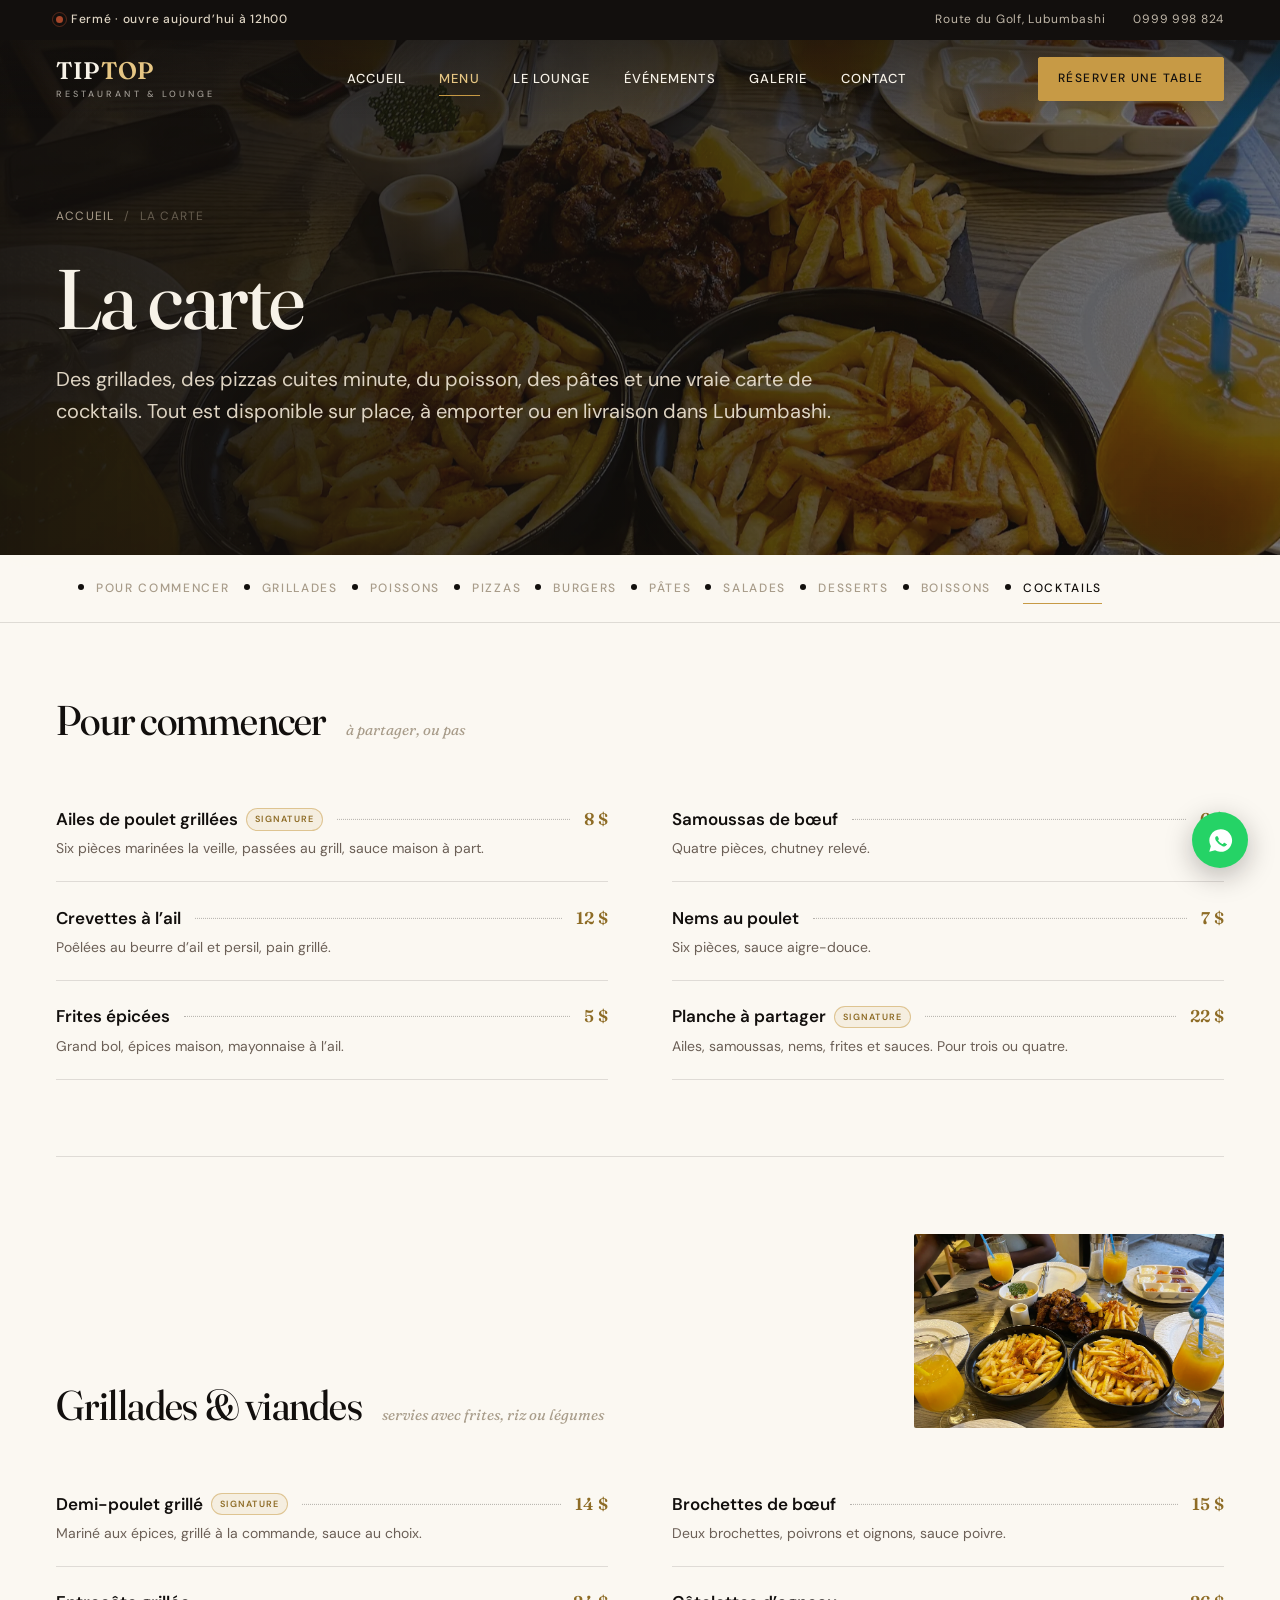
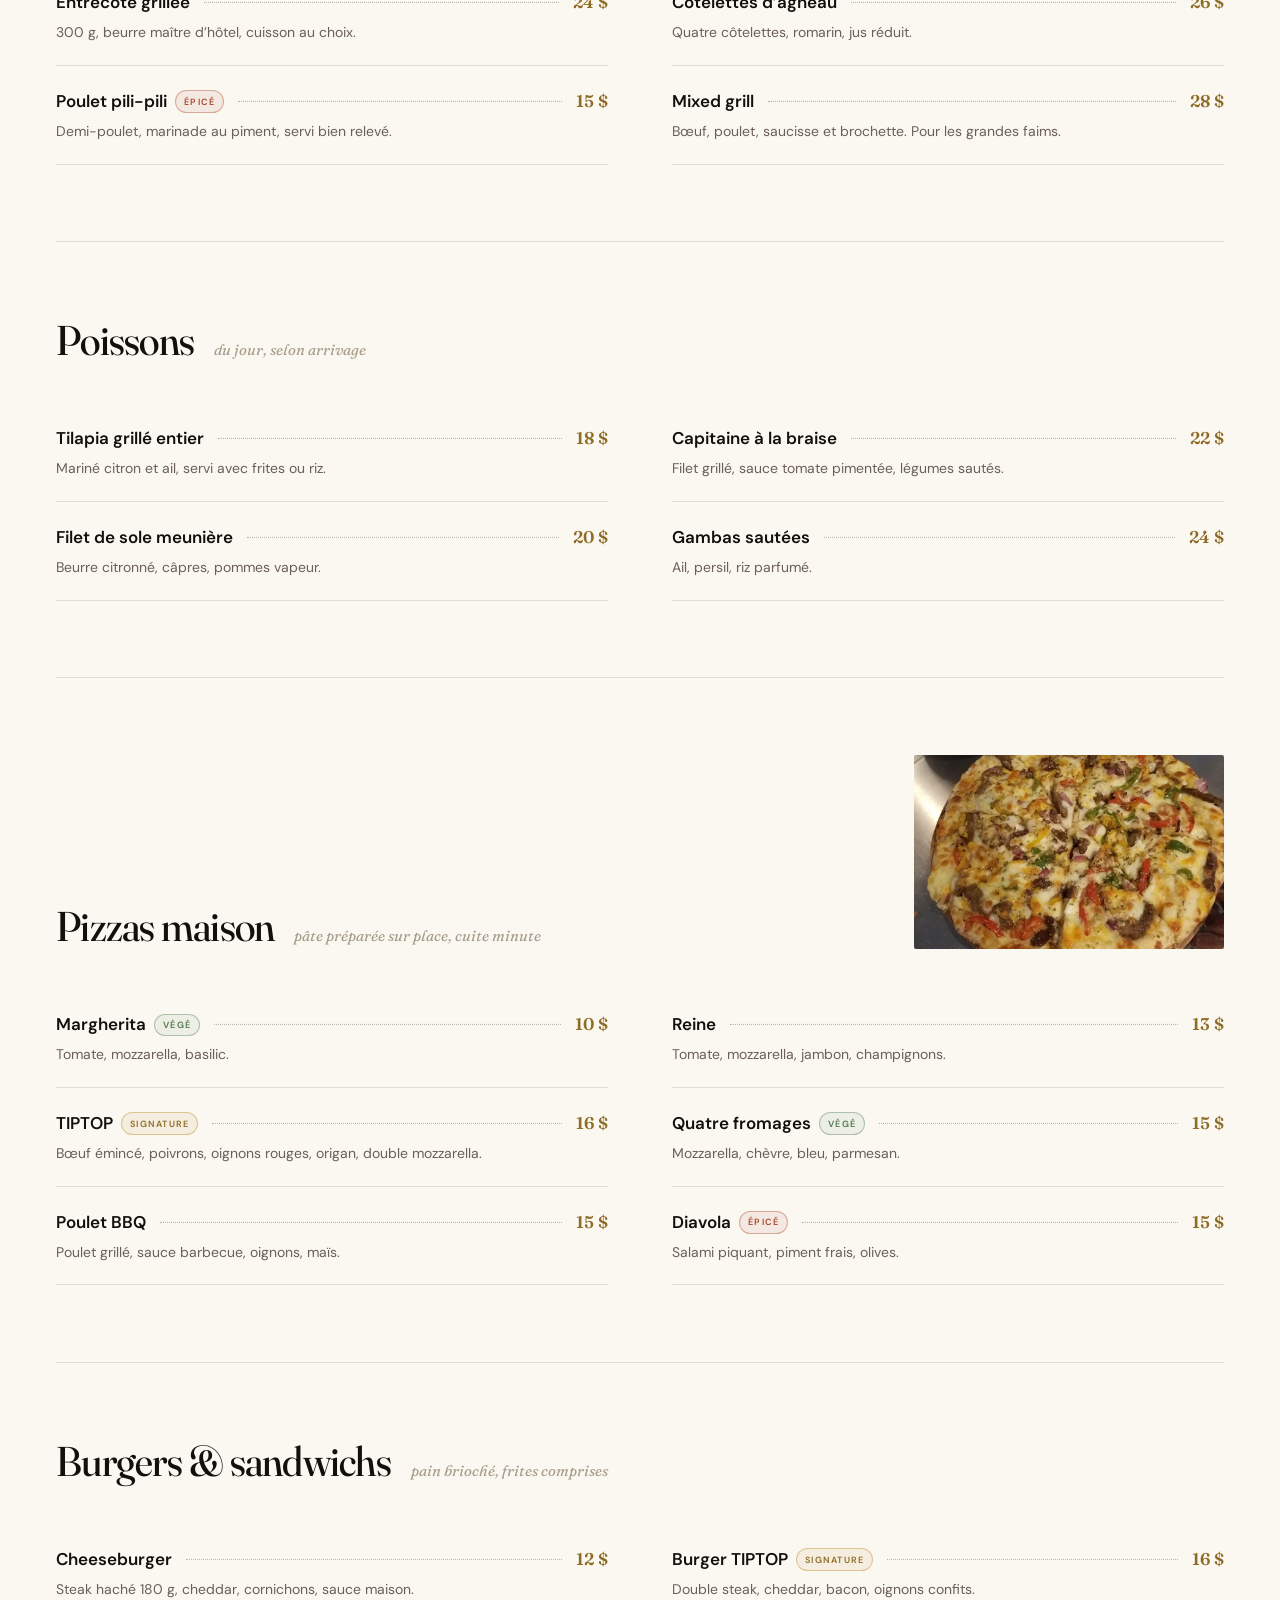
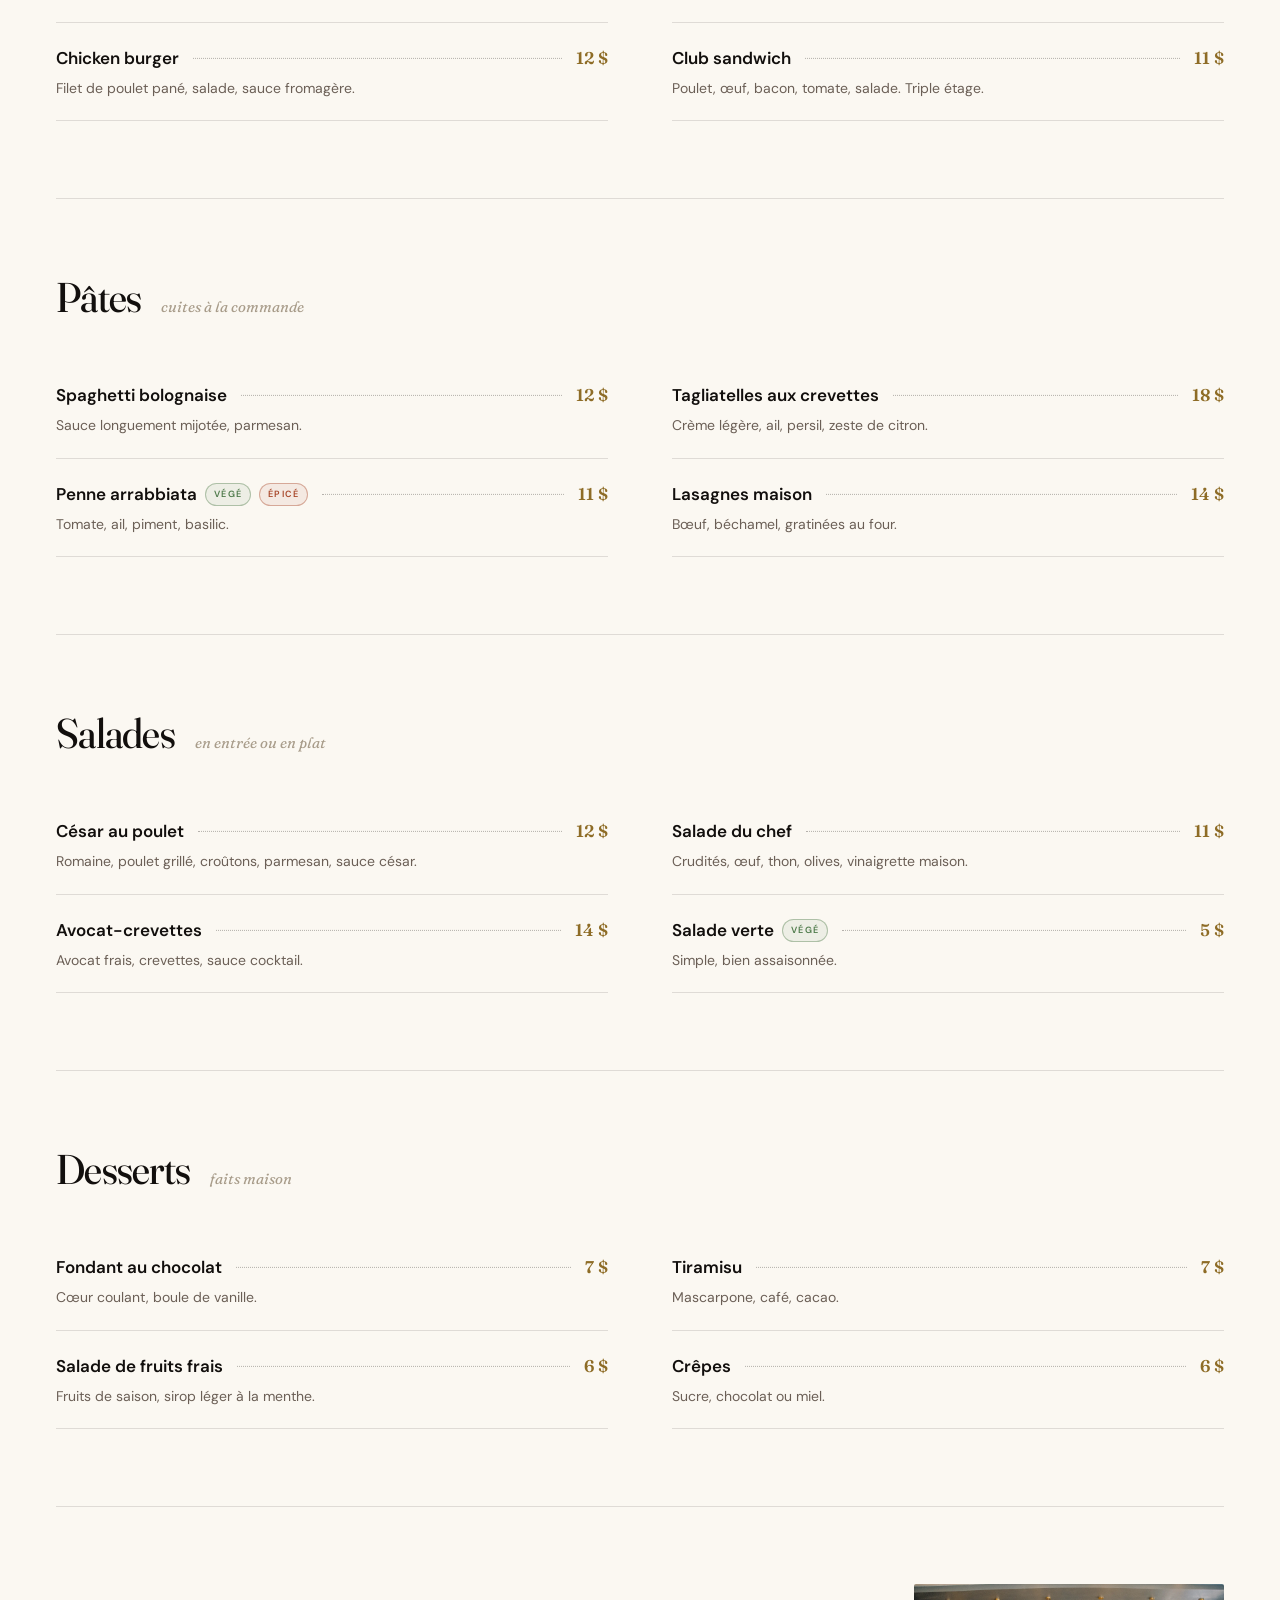
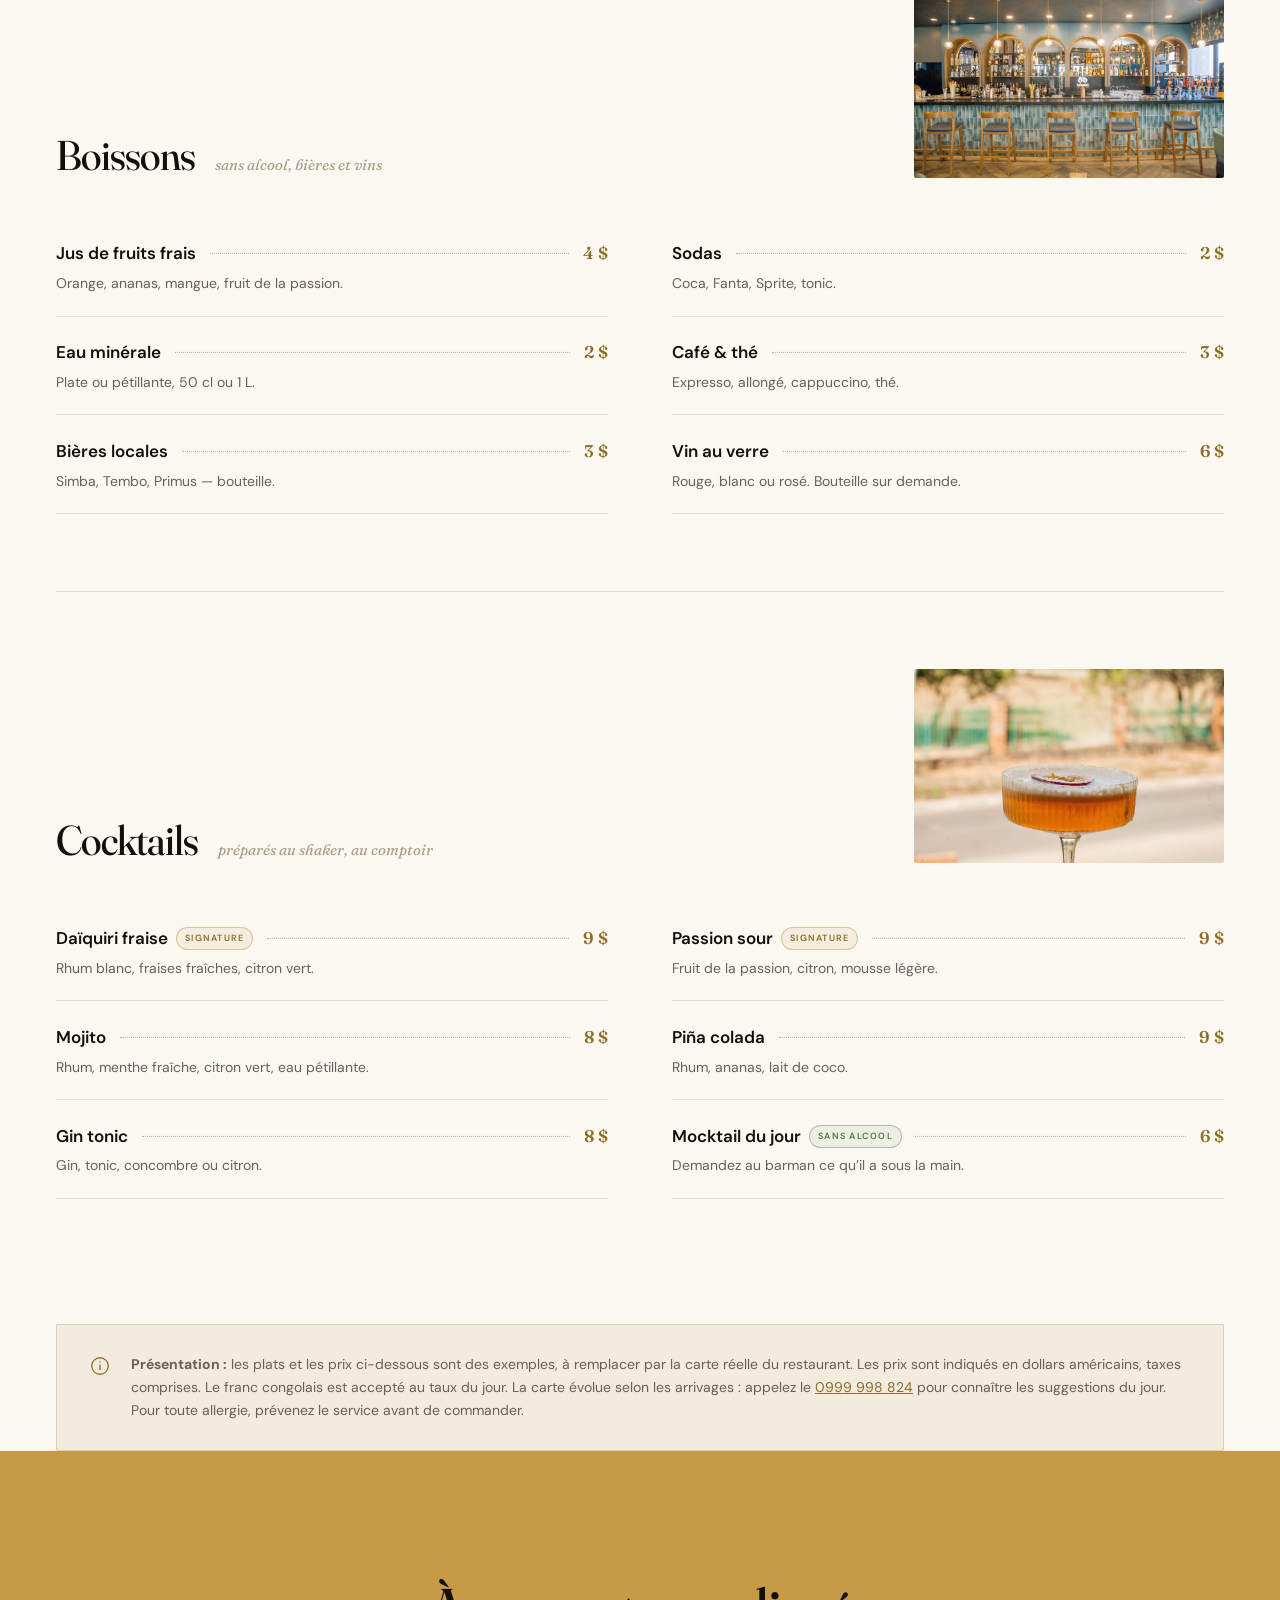
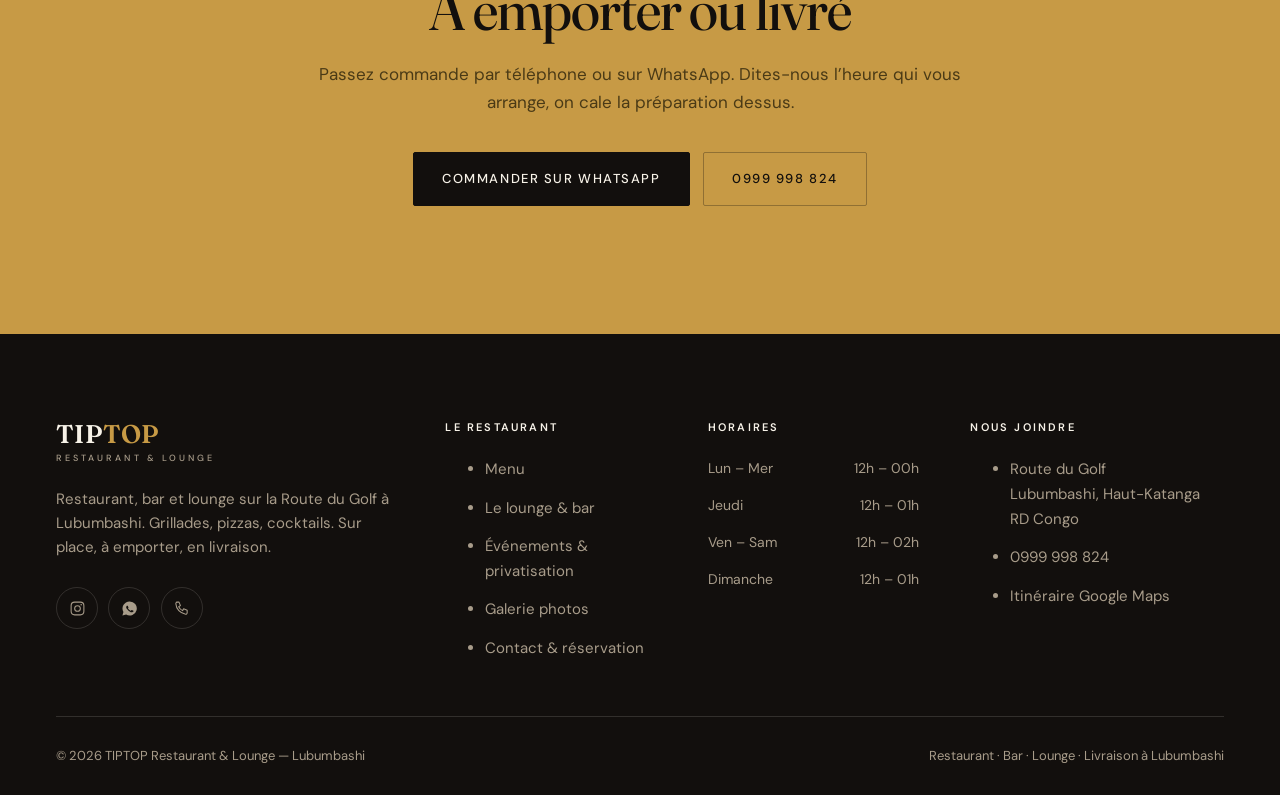
<file: carte.html>
<!DOCTYPE html>
<html lang="fr">
<head>
<!-- COPIE DE DEMONSTRATION : indexation desactivee. Voir robots.txt. -->
<meta charset="utf-8">
<meta name="viewport" content="width=device-width,initial-scale=1">
<title>La carte — Grillades, pizzas &amp; cocktails | TIPTOP Lubumbashi</title>
<meta name="description" content="La carte du TIPTOP à Lubumbashi : grillades, poissons, pizzas maison, burgers, salades et cocktails. Sur place, à emporter ou en livraison.">
<link rel="canonical" href="https://www.tiptoplubumbashi.cd/carte.html">
<meta name="robots" content="noindex,nofollow">
<meta name="theme-color" content="#120F0D">

<meta property="og:type" content="website">
<meta property="og:locale" content="fr_CD">
<meta property="og:site_name" content="TIPTOP Restaurant &amp; Lounge">
<meta property="og:title" content="La carte du TIPTOP — Restaurant à Lubumbashi">
<meta property="og:description" content="Grillades, pizzas maison, poissons, burgers et cocktails. Route du Golf, Lubumbashi.">
<meta property="og:url" content="https://www.tiptoplubumbashi.cd/carte.html">
<meta property="og:image" content="https://www.tiptoplubumbashi.cd/assets/img/grillades-poulet-frites-restaurant-lubumbashi.jpg">
<meta name="twitter:card" content="summary_large_image">

<link rel="icon" href="assets/img/favicon.svg" type="image/svg+xml">
<link rel="preconnect" href="https://fonts.googleapis.com">
<link rel="preconnect" href="https://fonts.gstatic.com" crossorigin>
<link href="https://fonts.googleapis.com/css2?family=DM+Sans:ital,opsz,wght@0,9..40,300..700;1,9..40,400&family=Fraunces:ital,opsz,wght,SOFT,WONK@0,9..144,300..700,0..100,0..1;1,9..144,300..700,0..100,0..1&display=swap" rel="stylesheet">
<link rel="stylesheet" href="assets/css/style.css">

<script type="application/ld+json">
{
  "@context": "https://schema.org",
  "@graph": [
    {
      "@type": "Menu",
      "@id": "https://www.tiptoplubumbashi.cd/carte.html#menu",
      "name": "Carte du TIPTOP Restaurant & Lounge",
      "inLanguage": "fr",
      "provider": { "@type": "Restaurant", "name": "TIPTOP Restaurant & Lounge", "@id": "https://www.tiptoplubumbashi.cd/#restaurant" },
      "hasMenuSection": [
        { "@type": "MenuSection", "name": "Pour commencer" },
        { "@type": "MenuSection", "name": "Grillades & viandes" },
        { "@type": "MenuSection", "name": "Poissons" },
        { "@type": "MenuSection", "name": "Pizzas maison" },
        { "@type": "MenuSection", "name": "Burgers & sandwichs" },
        { "@type": "MenuSection", "name": "Pâtes" },
        { "@type": "MenuSection", "name": "Salades" },
        { "@type": "MenuSection", "name": "Desserts" },
        { "@type": "MenuSection", "name": "Boissons" },
        { "@type": "MenuSection", "name": "Cocktails" }
      ]
    },
    {
      "@type": "BreadcrumbList",
      "itemListElement": [
        { "@type": "ListItem", "position": 1, "name": "Accueil", "item": "https://www.tiptoplubumbashi.cd/" },
        { "@type": "ListItem", "position": 2, "name": "La carte", "item": "https://www.tiptoplubumbashi.cd/carte.html" }
      ]
    }
  ]
}
</script>
</head>
<body>

<a href="#principal" class="sr">Aller au contenu</a>

<div class="annonce">
  <div class="enveloppe annonce__in">
    <span class="annonce__etat" data-etat>
      <span class="pastille"></span>
      <span data-etat-texte>Ouvert aujourd’hui</span>
    </span>
    <span class="annonce__liens">
      <a href="index.html#infos">Route du Golf, Lubumbashi</a>
      <a href="tel:+243999998824" class="annonce__tel">0999 998 824</a>
    </span>
  </div>
</div>

<header class="entete">
  <div class="enveloppe entete__in">
    <a href="index.html" class="marque" aria-label="TIPTOP Restaurant et Lounge, accueil">
      <span class="marque__nom">TIP<span>TOP</span></span>
      <span class="marque__sous">Restaurant &amp; Lounge</span>
    </a>
    <nav class="nav" id="menu-principal" aria-label="Navigation principale">
      <a href="index.html">Accueil</a>
      <a href="carte.html" aria-current="page">Menu</a>
      <a href="lounge.html">Le lounge</a>
      <a href="evenements.html">Événements</a>
      <a href="galerie.html">Galerie</a>
      <a href="contact.html">Contact</a>
      <a href="contact.html#reserver" class="btn btn--or btn--petit">Réserver</a>
    </nav>
    <div class="entete__actions">
      <a href="contact.html#reserver" class="btn btn--or btn--petit">Réserver une table</a>
      <button class="burger" aria-label="Ouvrir le menu" aria-expanded="false" aria-controls="menu-principal"><span></span></button>
    </div>
  </div>
</header>
<div class="voile" hidden></div>

<main id="principal">

  <section class="heros-page">
    <div class="heros-page__media">
      <img src="assets/img/grillades-poulet-frites-restaurant-lubumbashi.webp"
           alt="Grillades, frites et sauces servies à table au TIPTOP Restaurant à Lubumbashi"
           width="1800" height="1350" fetchpriority="high">
    </div>
    <div class="enveloppe">
      <nav class="fil" aria-label="Fil d’Ariane">
        <a href="index.html">Accueil</a><span>/</span><span>La carte</span>
      </nav>
      <h1>La carte</h1>
      <p class="chapeau">
        Des grillades, des pizzas cuites minute, du poisson, des pâtes et une vraie
        carte de cocktails. Tout est disponible sur place, à emporter ou en livraison
        dans Lubumbashi.
      </p>
    </div>
  </section>

  <!-- Sommaire -->
  <nav class="menu-nav" aria-label="Sections de la carte">
    <div class="enveloppe">
      <ul>
        <li><a href="#entrees">Pour commencer</a></li>
        <li><a href="#grillades">Grillades</a></li>
        <li><a href="#poissons">Poissons</a></li>
        <li><a href="#pizzas">Pizzas</a></li>
        <li><a href="#burgers">Burgers</a></li>
        <li><a href="#pates">Pâtes</a></li>
        <li><a href="#salades">Salades</a></li>
        <li><a href="#desserts">Desserts</a></li>
        <li><a href="#boissons">Boissons</a></li>
        <li><a href="#cocktails">Cocktails</a></li>
      </ul>
    </div>
  </nav>

  <div class="enveloppe">

    <!-- Entrées -->
    <section class="carte-section" id="entrees">
      <div class="carte-section__tete">
        <div class="carte-section__titre">
          <h2>Pour commencer</h2>
          <p>à partager, ou pas</p>
        </div>
      </div>
      <div class="carte-liste">
        <div class="carte-item">
          <div class="carte-item__txt">
            <h3>Ailes de poulet grillées <span class="fanion fanion--signature">Signature</span></h3>
            <p>Six pièces marinées la veille, passées au grill, sauce maison à part.</p>
          </div>
          <span class="carte-item__pt"></span><span class="carte-item__px">8 $</span>
        </div>
        <div class="carte-item">
          <div class="carte-item__txt">
            <h3>Samoussas de bœuf</h3>
            <p>Quatre pièces, chutney relevé.</p>
          </div>
          <span class="carte-item__pt"></span><span class="carte-item__px">6 $</span>
        </div>
        <div class="carte-item">
          <div class="carte-item__txt">
            <h3>Crevettes à l’ail</h3>
            <p>Poêlées au beurre d’ail et persil, pain grillé.</p>
          </div>
          <span class="carte-item__pt"></span><span class="carte-item__px">12 $</span>
        </div>
        <div class="carte-item">
          <div class="carte-item__txt">
            <h3>Nems au poulet</h3>
            <p>Six pièces, sauce aigre-douce.</p>
          </div>
          <span class="carte-item__pt"></span><span class="carte-item__px">7 $</span>
        </div>
        <div class="carte-item">
          <div class="carte-item__txt">
            <h3>Frites épicées</h3>
            <p>Grand bol, épices maison, mayonnaise à l’ail.</p>
          </div>
          <span class="carte-item__pt"></span><span class="carte-item__px">5 $</span>
        </div>
        <div class="carte-item">
          <div class="carte-item__txt">
            <h3>Planche à partager <span class="fanion fanion--signature">Signature</span></h3>
            <p>Ailes, samoussas, nems, frites et sauces. Pour trois ou quatre.</p>
          </div>
          <span class="carte-item__pt"></span><span class="carte-item__px">22 $</span>
        </div>
      </div>
    </section>

    <!-- Grillades -->
    <section class="carte-section" id="grillades">
      <div class="carte-section__tete">
        <div class="carte-section__titre">
          <h2>Grillades &amp; viandes</h2>
          <p>servies avec frites, riz ou légumes</p>
        </div>
        <figure class="carte-section__photo">
          <img src="assets/img/grillades-poulet-frites-restaurant-lubumbashi.webp" alt="Ailes de poulet grillées et frites épicées servies au TIPTOP à Lubumbashi" width="1800" height="1350" loading="lazy">
        </figure>
      </div>
      <div class="carte-liste">
        <div class="carte-item">
          <div class="carte-item__txt">
            <h3>Demi-poulet grillé <span class="fanion fanion--signature">Signature</span></h3>
            <p>Mariné aux épices, grillé à la commande, sauce au choix.</p>
          </div>
          <span class="carte-item__pt"></span><span class="carte-item__px">14 $</span>
        </div>
        <div class="carte-item">
          <div class="carte-item__txt">
            <h3>Brochettes de bœuf</h3>
            <p>Deux brochettes, poivrons et oignons, sauce poivre.</p>
          </div>
          <span class="carte-item__pt"></span><span class="carte-item__px">15 $</span>
        </div>
        <div class="carte-item">
          <div class="carte-item__txt">
            <h3>Entrecôte grillée</h3>
            <p>300&nbsp;g, beurre maître d’hôtel, cuisson au choix.</p>
          </div>
          <span class="carte-item__pt"></span><span class="carte-item__px">24 $</span>
        </div>
        <div class="carte-item">
          <div class="carte-item__txt">
            <h3>Côtelettes d’agneau</h3>
            <p>Quatre côtelettes, romarin, jus réduit.</p>
          </div>
          <span class="carte-item__pt"></span><span class="carte-item__px">26 $</span>
        </div>
        <div class="carte-item">
          <div class="carte-item__txt">
            <h3>Poulet pili-pili <span class="fanion fanion--epice">Épicé</span></h3>
            <p>Demi-poulet, marinade au piment, servi bien relevé.</p>
          </div>
          <span class="carte-item__pt"></span><span class="carte-item__px">15 $</span>
        </div>
        <div class="carte-item">
          <div class="carte-item__txt">
            <h3>Mixed grill</h3>
            <p>Bœuf, poulet, saucisse et brochette. Pour les grandes faims.</p>
          </div>
          <span class="carte-item__pt"></span><span class="carte-item__px">28 $</span>
        </div>
      </div>
    </section>

    <!-- Poissons -->
    <section class="carte-section" id="poissons">
      <div class="carte-section__tete">
        <div class="carte-section__titre">
          <h2>Poissons</h2>
          <p>du jour, selon arrivage</p>
        </div>
      </div>
      <div class="carte-liste">
        <div class="carte-item">
          <div class="carte-item__txt">
            <h3>Tilapia grillé entier</h3>
            <p>Mariné citron et ail, servi avec frites ou riz.</p>
          </div>
          <span class="carte-item__pt"></span><span class="carte-item__px">18 $</span>
        </div>
        <div class="carte-item">
          <div class="carte-item__txt">
            <h3>Capitaine à la braise</h3>
            <p>Filet grillé, sauce tomate pimentée, légumes sautés.</p>
          </div>
          <span class="carte-item__pt"></span><span class="carte-item__px">22 $</span>
        </div>
        <div class="carte-item">
          <div class="carte-item__txt">
            <h3>Filet de sole meunière</h3>
            <p>Beurre citronné, câpres, pommes vapeur.</p>
          </div>
          <span class="carte-item__pt"></span><span class="carte-item__px">20 $</span>
        </div>
        <div class="carte-item">
          <div class="carte-item__txt">
            <h3>Gambas sautées</h3>
            <p>Ail, persil, riz parfumé.</p>
          </div>
          <span class="carte-item__pt"></span><span class="carte-item__px">24 $</span>
        </div>
      </div>
    </section>

    <!-- Pizzas -->
    <section class="carte-section" id="pizzas">
      <div class="carte-section__tete">
        <div class="carte-section__titre">
          <h2>Pizzas maison</h2>
          <p>pâte préparée sur place, cuite minute</p>
        </div>
        <figure class="carte-section__photo">
          <img src="assets/img/pizza-maison-tiptop-lubumbashi.webp" alt="Pizza maison garnie et cuite à la commande au TIPTOP Lubumbashi" width="1012" height="1350" loading="lazy">
        </figure>
      </div>
      <div class="carte-liste">
        <div class="carte-item">
          <div class="carte-item__txt">
            <h3>Margherita <span class="fanion fanion--veg">Végé</span></h3>
            <p>Tomate, mozzarella, basilic.</p>
          </div>
          <span class="carte-item__pt"></span><span class="carte-item__px">10 $</span>
        </div>
        <div class="carte-item">
          <div class="carte-item__txt">
            <h3>Reine</h3>
            <p>Tomate, mozzarella, jambon, champignons.</p>
          </div>
          <span class="carte-item__pt"></span><span class="carte-item__px">13 $</span>
        </div>
        <div class="carte-item">
          <div class="carte-item__txt">
            <h3>TIPTOP <span class="fanion fanion--signature">Signature</span></h3>
            <p>Bœuf émincé, poivrons, oignons rouges, origan, double mozzarella.</p>
          </div>
          <span class="carte-item__pt"></span><span class="carte-item__px">16 $</span>
        </div>
        <div class="carte-item">
          <div class="carte-item__txt">
            <h3>Quatre fromages <span class="fanion fanion--veg">Végé</span></h3>
            <p>Mozzarella, chèvre, bleu, parmesan.</p>
          </div>
          <span class="carte-item__pt"></span><span class="carte-item__px">15 $</span>
        </div>
        <div class="carte-item">
          <div class="carte-item__txt">
            <h3>Poulet BBQ</h3>
            <p>Poulet grillé, sauce barbecue, oignons, maïs.</p>
          </div>
          <span class="carte-item__pt"></span><span class="carte-item__px">15 $</span>
        </div>
        <div class="carte-item">
          <div class="carte-item__txt">
            <h3>Diavola <span class="fanion fanion--epice">Épicé</span></h3>
            <p>Salami piquant, piment frais, olives.</p>
          </div>
          <span class="carte-item__pt"></span><span class="carte-item__px">15 $</span>
        </div>
      </div>
    </section>

    <!-- Burgers -->
    <section class="carte-section" id="burgers">
      <div class="carte-section__tete">
        <div class="carte-section__titre">
          <h2>Burgers &amp; sandwichs</h2>
          <p>pain brioché, frites comprises</p>
        </div>
      </div>
      <div class="carte-liste">
        <div class="carte-item">
          <div class="carte-item__txt">
            <h3>Cheeseburger</h3>
            <p>Steak haché 180&nbsp;g, cheddar, cornichons, sauce maison.</p>
          </div>
          <span class="carte-item__pt"></span><span class="carte-item__px">12 $</span>
        </div>
        <div class="carte-item">
          <div class="carte-item__txt">
            <h3>Burger TIPTOP <span class="fanion fanion--signature">Signature</span></h3>
            <p>Double steak, cheddar, bacon, oignons confits.</p>
          </div>
          <span class="carte-item__pt"></span><span class="carte-item__px">16 $</span>
        </div>
        <div class="carte-item">
          <div class="carte-item__txt">
            <h3>Chicken burger</h3>
            <p>Filet de poulet pané, salade, sauce fromagère.</p>
          </div>
          <span class="carte-item__pt"></span><span class="carte-item__px">12 $</span>
        </div>
        <div class="carte-item">
          <div class="carte-item__txt">
            <h3>Club sandwich</h3>
            <p>Poulet, œuf, bacon, tomate, salade. Triple étage.</p>
          </div>
          <span class="carte-item__pt"></span><span class="carte-item__px">11 $</span>
        </div>
      </div>
    </section>

    <!-- Pâtes -->
    <section class="carte-section" id="pates">
      <div class="carte-section__tete">
        <div class="carte-section__titre">
          <h2>Pâtes</h2>
          <p>cuites à la commande</p>
        </div>
      </div>
      <div class="carte-liste">
        <div class="carte-item">
          <div class="carte-item__txt">
            <h3>Spaghetti bolognaise</h3>
            <p>Sauce longuement mijotée, parmesan.</p>
          </div>
          <span class="carte-item__pt"></span><span class="carte-item__px">12 $</span>
        </div>
        <div class="carte-item">
          <div class="carte-item__txt">
            <h3>Tagliatelles aux crevettes</h3>
            <p>Crème légère, ail, persil, zeste de citron.</p>
          </div>
          <span class="carte-item__pt"></span><span class="carte-item__px">18 $</span>
        </div>
        <div class="carte-item">
          <div class="carte-item__txt">
            <h3>Penne arrabbiata <span class="fanion fanion--veg">Végé</span> <span class="fanion fanion--epice">Épicé</span></h3>
            <p>Tomate, ail, piment, basilic.</p>
          </div>
          <span class="carte-item__pt"></span><span class="carte-item__px">11 $</span>
        </div>
        <div class="carte-item">
          <div class="carte-item__txt">
            <h3>Lasagnes maison</h3>
            <p>Bœuf, béchamel, gratinées au four.</p>
          </div>
          <span class="carte-item__pt"></span><span class="carte-item__px">14 $</span>
        </div>
      </div>
    </section>

    <!-- Salades -->
    <section class="carte-section" id="salades">
      <div class="carte-section__tete">
        <div class="carte-section__titre">
          <h2>Salades</h2>
          <p>en entrée ou en plat</p>
        </div>
      </div>
      <div class="carte-liste">
        <div class="carte-item">
          <div class="carte-item__txt">
            <h3>César au poulet</h3>
            <p>Romaine, poulet grillé, croûtons, parmesan, sauce césar.</p>
          </div>
          <span class="carte-item__pt"></span><span class="carte-item__px">12 $</span>
        </div>
        <div class="carte-item">
          <div class="carte-item__txt">
            <h3>Salade du chef</h3>
            <p>Crudités, œuf, thon, olives, vinaigrette maison.</p>
          </div>
          <span class="carte-item__pt"></span><span class="carte-item__px">11 $</span>
        </div>
        <div class="carte-item">
          <div class="carte-item__txt">
            <h3>Avocat-crevettes</h3>
            <p>Avocat frais, crevettes, sauce cocktail.</p>
          </div>
          <span class="carte-item__pt"></span><span class="carte-item__px">14 $</span>
        </div>
        <div class="carte-item">
          <div class="carte-item__txt">
            <h3>Salade verte <span class="fanion fanion--veg">Végé</span></h3>
            <p>Simple, bien assaisonnée.</p>
          </div>
          <span class="carte-item__pt"></span><span class="carte-item__px">5 $</span>
        </div>
      </div>
    </section>

    <!-- Desserts -->
    <section class="carte-section" id="desserts">
      <div class="carte-section__tete">
        <div class="carte-section__titre">
          <h2>Desserts</h2>
          <p>faits maison</p>
        </div>
      </div>
      <div class="carte-liste">
        <div class="carte-item">
          <div class="carte-item__txt">
            <h3>Fondant au chocolat</h3>
            <p>Cœur coulant, boule de vanille.</p>
          </div>
          <span class="carte-item__pt"></span><span class="carte-item__px">7 $</span>
        </div>
        <div class="carte-item">
          <div class="carte-item__txt">
            <h3>Tiramisu</h3>
            <p>Mascarpone, café, cacao.</p>
          </div>
          <span class="carte-item__pt"></span><span class="carte-item__px">7 $</span>
        </div>
        <div class="carte-item">
          <div class="carte-item__txt">
            <h3>Salade de fruits frais</h3>
            <p>Fruits de saison, sirop léger à la menthe.</p>
          </div>
          <span class="carte-item__pt"></span><span class="carte-item__px">6 $</span>
        </div>
        <div class="carte-item">
          <div class="carte-item__txt">
            <h3>Crêpes</h3>
            <p>Sucre, chocolat ou miel.</p>
          </div>
          <span class="carte-item__pt"></span><span class="carte-item__px">6 $</span>
        </div>
      </div>
    </section>

    <!-- Boissons -->
    <section class="carte-section" id="boissons">
      <div class="carte-section__tete">
        <div class="carte-section__titre">
          <h2>Boissons</h2>
          <p>sans alcool, bières et vins</p>
        </div>
        <figure class="carte-section__photo">
          <img src="assets/img/comptoir-bar-tiptop-restaurant-lubumbashi.webp" alt="Le bar du TIPTOP, ses arches et ses bouteilles, Route du Golf à Lubumbashi" width="1800" height="1200" loading="lazy">
        </figure>
      </div>
      <div class="carte-liste">
        <div class="carte-item">
          <div class="carte-item__txt">
            <h3>Jus de fruits frais</h3>
            <p>Orange, ananas, mangue, fruit de la passion.</p>
          </div>
          <span class="carte-item__pt"></span><span class="carte-item__px">4 $</span>
        </div>
        <div class="carte-item">
          <div class="carte-item__txt">
            <h3>Sodas</h3>
            <p>Coca, Fanta, Sprite, tonic.</p>
          </div>
          <span class="carte-item__pt"></span><span class="carte-item__px">2 $</span>
        </div>
        <div class="carte-item">
          <div class="carte-item__txt">
            <h3>Eau minérale</h3>
            <p>Plate ou pétillante, 50&nbsp;cl ou 1&nbsp;L.</p>
          </div>
          <span class="carte-item__pt"></span><span class="carte-item__px">2 $</span>
        </div>
        <div class="carte-item">
          <div class="carte-item__txt">
            <h3>Café &amp; thé</h3>
            <p>Expresso, allongé, cappuccino, thé.</p>
          </div>
          <span class="carte-item__pt"></span><span class="carte-item__px">3 $</span>
        </div>
        <div class="carte-item">
          <div class="carte-item__txt">
            <h3>Bières locales</h3>
            <p>Simba, Tembo, Primus — bouteille.</p>
          </div>
          <span class="carte-item__pt"></span><span class="carte-item__px">3 $</span>
        </div>
        <div class="carte-item">
          <div class="carte-item__txt">
            <h3>Vin au verre</h3>
            <p>Rouge, blanc ou rosé. Bouteille sur demande.</p>
          </div>
          <span class="carte-item__pt"></span><span class="carte-item__px">6 $</span>
        </div>
      </div>
    </section>

    <!-- Cocktails -->
    <section class="carte-section" id="cocktails">
      <div class="carte-section__tete">
        <div class="carte-section__titre">
          <h2>Cocktails</h2>
          <p>préparés au shaker, au comptoir</p>
        </div>
        <figure class="carte-section__photo">
          <img src="assets/img/cocktail-signature-passion-tiptop-lubumbashi.webp" alt="Cocktail signature au fruit de la passion préparé au bar du TIPTOP" width="900" height="1350" loading="lazy">
        </figure>
      </div>
      <div class="carte-liste">
        <div class="carte-item">
          <div class="carte-item__txt">
            <h3>Daïquiri fraise <span class="fanion fanion--signature">Signature</span></h3>
            <p>Rhum blanc, fraises fraîches, citron vert.</p>
          </div>
          <span class="carte-item__pt"></span><span class="carte-item__px">9 $</span>
        </div>
        <div class="carte-item">
          <div class="carte-item__txt">
            <h3>Passion sour <span class="fanion fanion--signature">Signature</span></h3>
            <p>Fruit de la passion, citron, mousse légère.</p>
          </div>
          <span class="carte-item__pt"></span><span class="carte-item__px">9 $</span>
        </div>
        <div class="carte-item">
          <div class="carte-item__txt">
            <h3>Mojito</h3>
            <p>Rhum, menthe fraîche, citron vert, eau pétillante.</p>
          </div>
          <span class="carte-item__pt"></span><span class="carte-item__px">8 $</span>
        </div>
        <div class="carte-item">
          <div class="carte-item__txt">
            <h3>Piña colada</h3>
            <p>Rhum, ananas, lait de coco.</p>
          </div>
          <span class="carte-item__pt"></span><span class="carte-item__px">9 $</span>
        </div>
        <div class="carte-item">
          <div class="carte-item__txt">
            <h3>Gin tonic</h3>
            <p>Gin, tonic, concombre ou citron.</p>
          </div>
          <span class="carte-item__pt"></span><span class="carte-item__px">8 $</span>
        </div>
        <div class="carte-item">
          <div class="carte-item__txt">
            <h3>Mocktail du jour <span class="fanion fanion--veg">Sans alcool</span></h3>
            <p>Demandez au barman ce qu’il a sous la main.</p>
          </div>
          <span class="carte-item__pt"></span><span class="carte-item__px">6 $</span>
        </div>
      </div>
    </section>

    <div class="carte-note">
      <svg viewBox="0 0 24 24" fill="none" stroke="currentColor" stroke-width="1.4" stroke-linecap="round"><circle cx="12" cy="12" r="9"/><path d="M12 11v5M12 7.6v.1"/></svg>
      <p>
        <strong>Présentation&nbsp;:</strong> les plats et les prix ci-dessous sont des
        exemples, à remplacer par la carte réelle du restaurant.
        Les prix sont indiqués en dollars américains, taxes comprises. Le franc congolais
        est accepté au taux du jour. La carte évolue selon les arrivages&nbsp;:
        appelez le <a href="tel:+243999998824" style="color:var(--or-sombre);text-decoration:underline">0999 998 824</a>
        pour connaître les suggestions du jour. Pour toute allergie, prévenez le service avant de commander.
      </p>
    </div>

  </div>

  <section class="bande section">
    <div class="enveloppe">
      <h2 class="reveal">À emporter ou livré</h2>
      <p class="reveal">
        Passez commande par téléphone ou sur WhatsApp. Dites-nous l’heure qui vous
        arrange, on cale la préparation dessus.
      </p>
      <div class="bande__ctas reveal">
        <a href="https://wa.me/243999998824" class="btn" target="_blank" rel="noopener">Commander sur WhatsApp</a>
        <a href="tel:+243999998824" class="btn btn--fantome">0999 998 824</a>
      </div>
    </div>
  </section>

</main>

<footer class="pied">
  <div class="enveloppe">
    <div class="pied__grille">
      <div class="pied__a-propos">
        <span class="marque">
          <span class="marque__nom">TIP<span style="color:var(--or)">TOP</span></span>
          <span class="marque__sous">Restaurant &amp; Lounge</span>
        </span>
        <p>Restaurant, bar et lounge sur la Route du Golf à Lubumbashi. Grillades, pizzas, cocktails. Sur place, à emporter, en livraison.</p>
        <div class="reseaux">
          <a href="https://www.instagram.com/tip_top_restaurant_lounge" target="_blank" rel="noopener" aria-label="Instagram"><svg viewBox="0 0 24 24" fill="none" stroke="currentColor" stroke-width="1.5"><rect x="3" y="3" width="18" height="18" rx="5"/><circle cx="12" cy="12" r="4"/><circle cx="17.2" cy="6.8" r="1.1" fill="currentColor" stroke="none"/></svg></a>
          <a href="https://wa.me/243999998824" target="_blank" rel="noopener" aria-label="WhatsApp"><svg viewBox="0 0 24 24" fill="currentColor"><path d="M12 2a10 10 0 0 0-8.6 15L2 22l5.2-1.4A10 10 0 1 0 12 2Zm5.3 14.1c-.2.6-1.3 1.2-1.8 1.2-.5.1-1 .1-1.7-.1a12 12 0 0 1-5.6-4.7c-.4-.6-.9-1.5-.9-2.4s.5-1.4.7-1.6c.2-.2.4-.3.6-.3h.5c.2 0 .4 0 .6.4l.8 1.9c.1.2 0 .4-.1.5l-.4.5c-.1.2-.3.3-.1.6a9 9 0 0 0 3.6 3c.3.2.5.1.6 0l.8-.9c.2-.2.4-.2.6-.1l1.8.9c.2.1.4.2.4.3v.8Z"/></svg></a>
          <a href="tel:+243999998824" aria-label="Téléphone"><svg viewBox="0 0 24 24" fill="none" stroke="currentColor" stroke-width="1.5" stroke-linecap="round" stroke-linejoin="round"><path d="M5 3h3.5l2 5-2.5 1.5a12 12 0 0 0 5.5 5.5L15 12.5l5 2V18a2 2 0 0 1-2.2 2A16 16 0 0 1 4 5.2 2 2 0 0 1 6 3"/></svg></a>
        </div>
      </div>
      <div>
        <h4>Le restaurant</h4>
        <ul>
          <li><a href="carte.html">Menu</a></li>
          <li><a href="lounge.html">Le lounge &amp; bar</a></li>
          <li><a href="evenements.html">Événements &amp; privatisation</a></li>
          <li><a href="galerie.html">Galerie photos</a></li>
          <li><a href="contact.html">Contact &amp; réservation</a></li>
        </ul>
      </div>
      <div>
        <h4>Horaires</h4>
        <ul class="pied__horaires">
          <li><span>Lun – Mer</span><span>12h – 00h</span></li>
          <li><span>Jeudi</span><span>12h – 01h</span></li>
          <li><span>Ven – Sam</span><span>12h – 02h</span></li>
          <li><span>Dimanche</span><span>12h – 01h</span></li>
        </ul>
      </div>
      <div>
        <h4>Nous joindre</h4>
        <ul>
          <li>Route du Golf<br>Lubumbashi, Haut-Katanga<br>RD Congo</li>
          <li><a href="tel:+243999998824">0999 998 824</a></li>
          <li><a href="https://www.google.com/maps/place/TIPTOP+Restaurant+%26+Lounge/@-11.651495,27.4494089,17z" target="_blank" rel="noopener">Itinéraire Google Maps</a></li>
        </ul>
      </div>
    </div>
    <div class="pied__bas">
      <span>© <span data-annee>2026</span> TIPTOP Restaurant &amp; Lounge — Lubumbashi</span>
      <span>Restaurant · Bar · Lounge · Livraison à Lubumbashi</span>
    </div>
  </div>
</footer>

<a href="https://wa.me/243999998824" class="flottant" target="_blank" rel="noopener" aria-label="Nous écrire sur WhatsApp">
  <svg viewBox="0 0 24 24" fill="currentColor"><path d="M12 2a10 10 0 0 0-8.6 15L2 22l5.2-1.4A10 10 0 1 0 12 2Zm5.3 14.1c-.2.6-1.3 1.2-1.8 1.2-.5.1-1 .1-1.7-.1a12 12 0 0 1-5.6-4.7c-.4-.6-.9-1.5-.9-2.4s.5-1.4.7-1.6c.2-.2.4-.3.6-.3h.5c.2 0 .4 0 .6.4l.8 1.9c.1.2 0 .4-.1.5l-.4.5c-.1.2-.3.3-.1.6a9 9 0 0 0 3.6 3c.3.2.5.1.6 0l.8-.9c.2-.2.4-.2.6-.1l1.8.9c.2.1.4.2.4.3v.8Z"/></svg>
</a>

<script src="assets/js/main.js" defer></script>
</body>
</html>
</file>
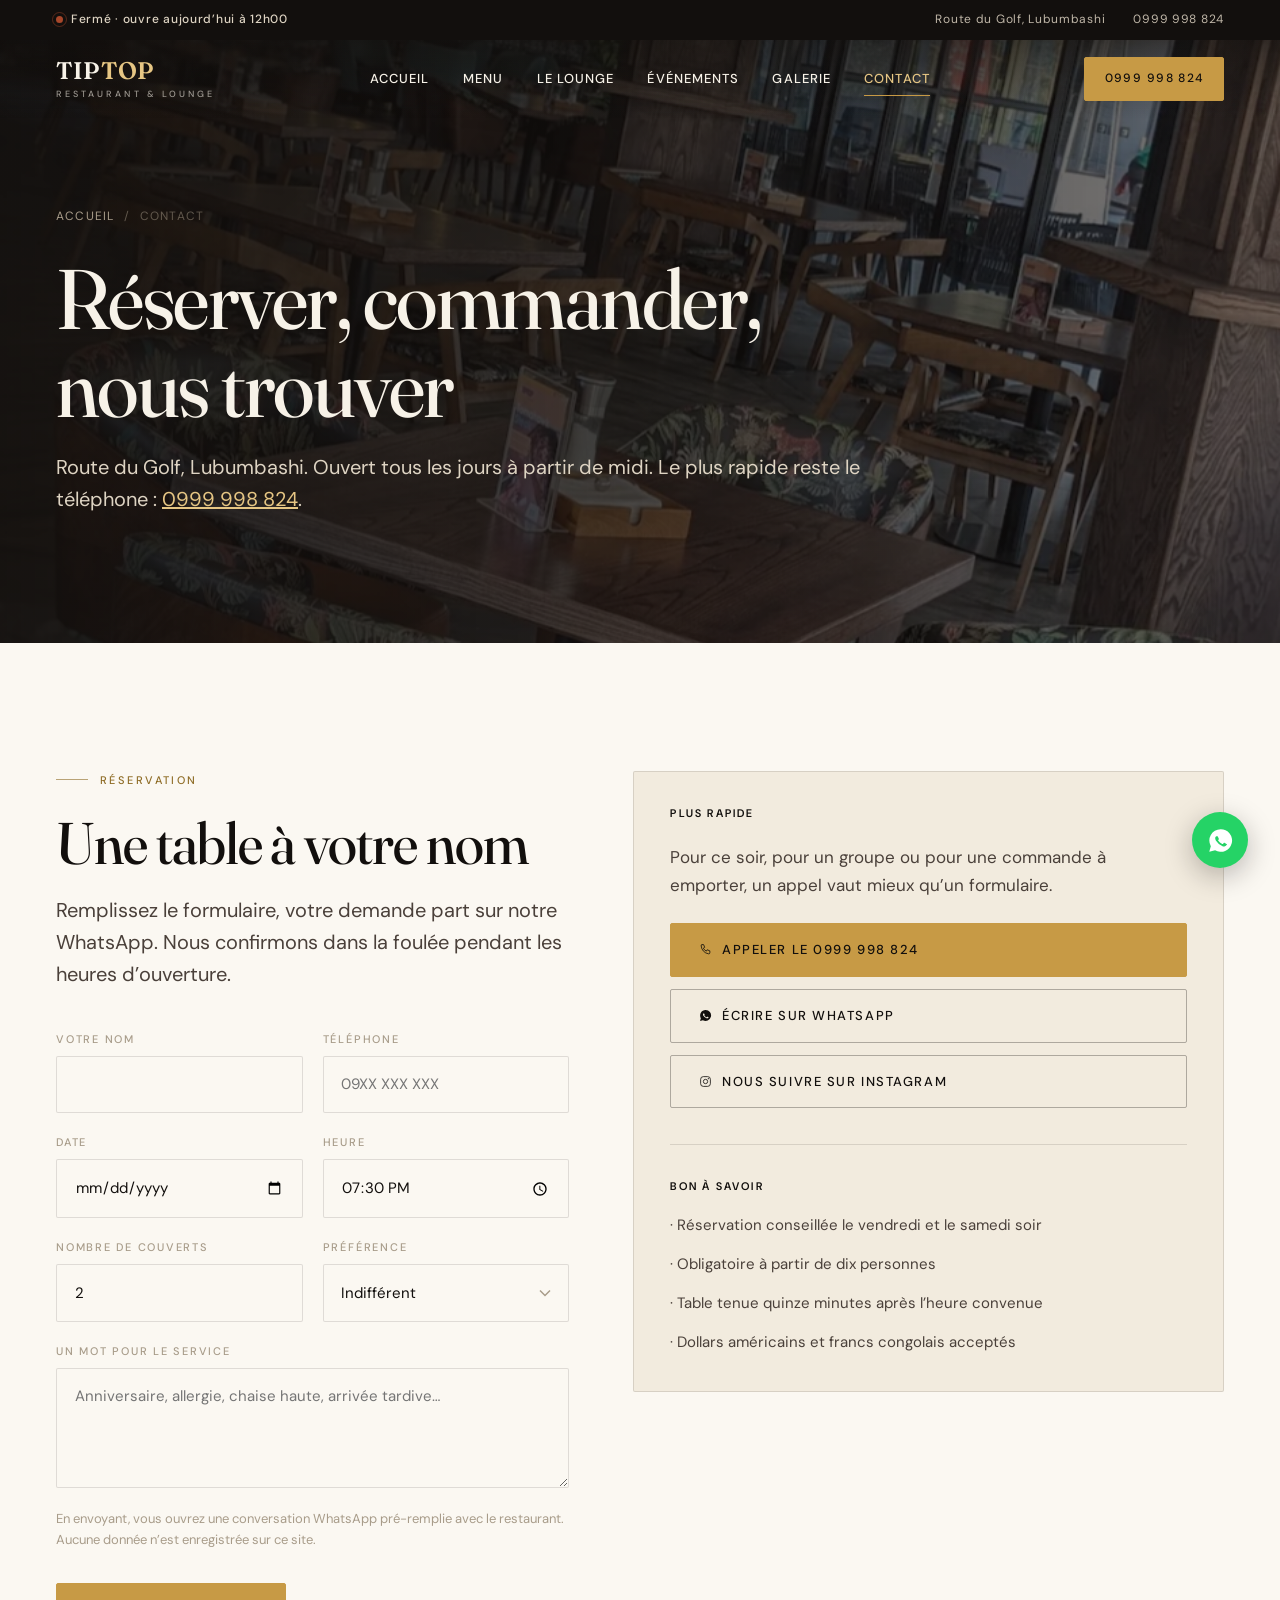
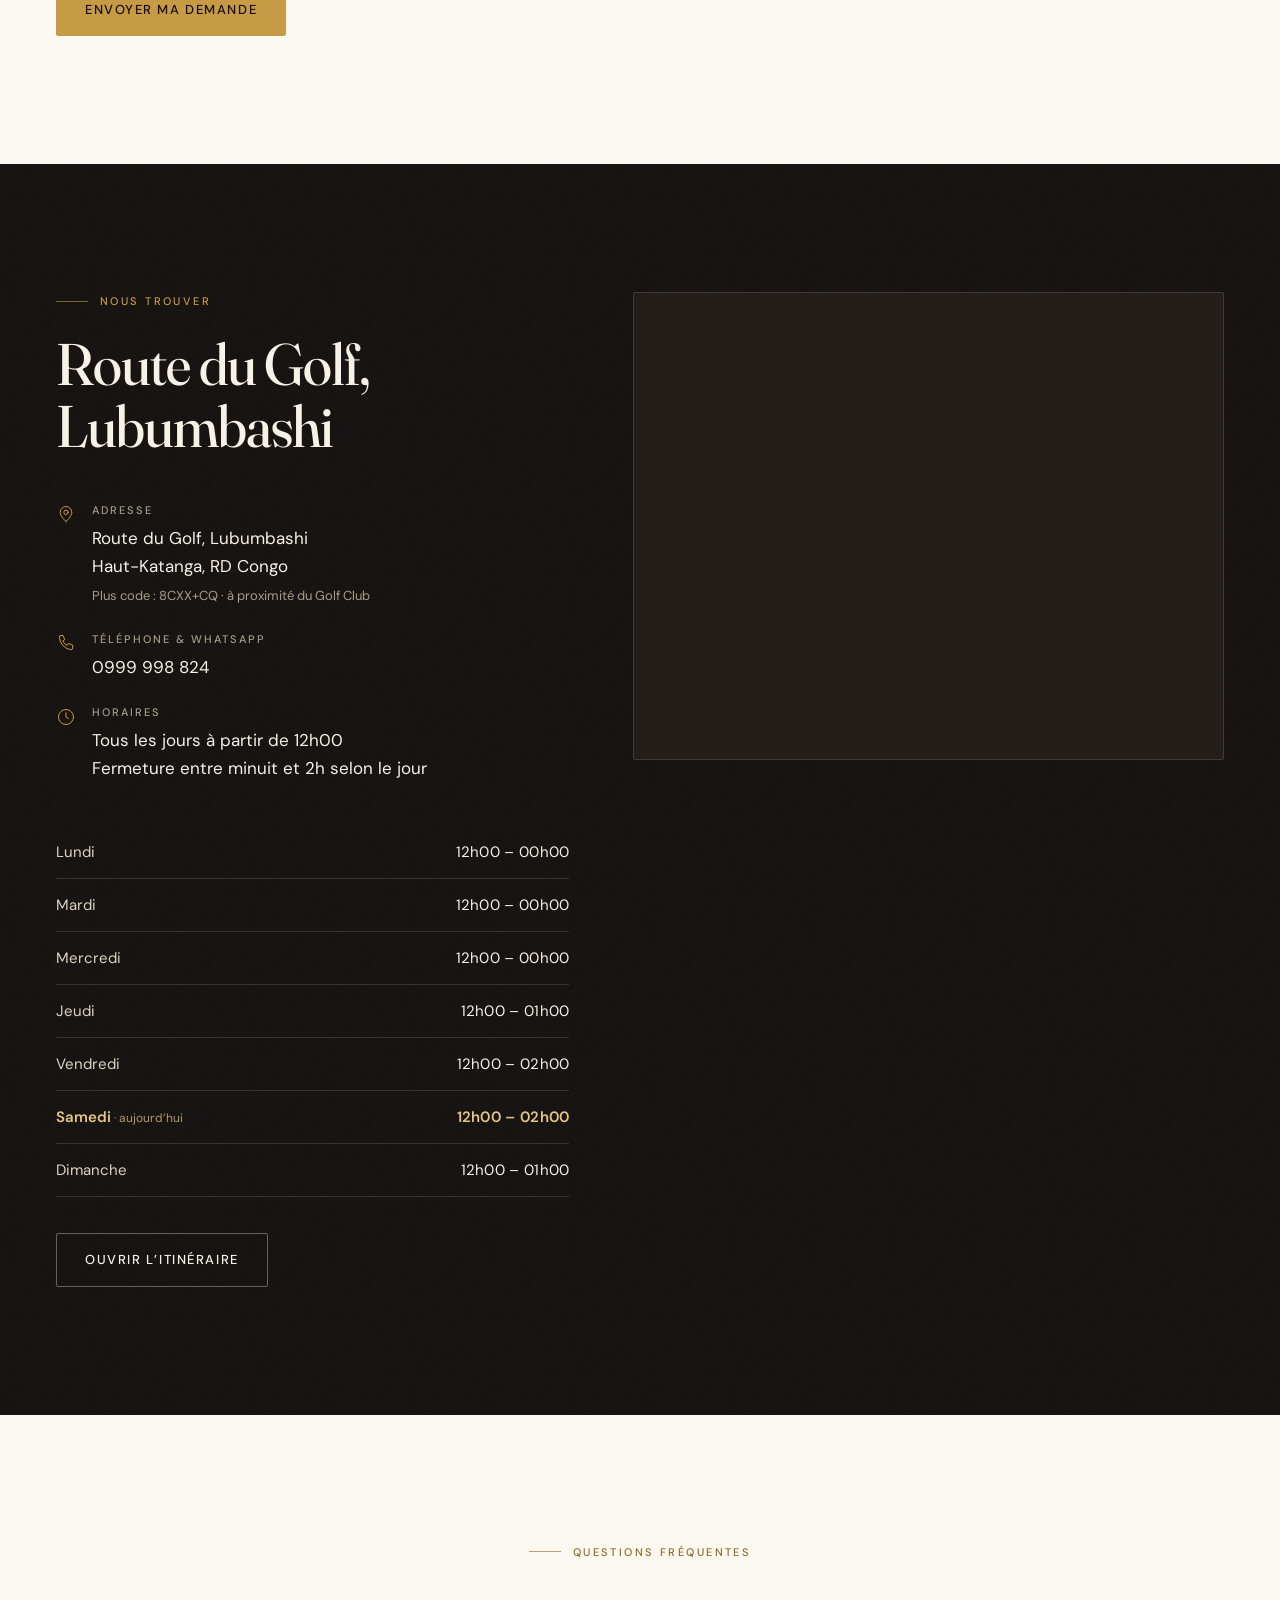
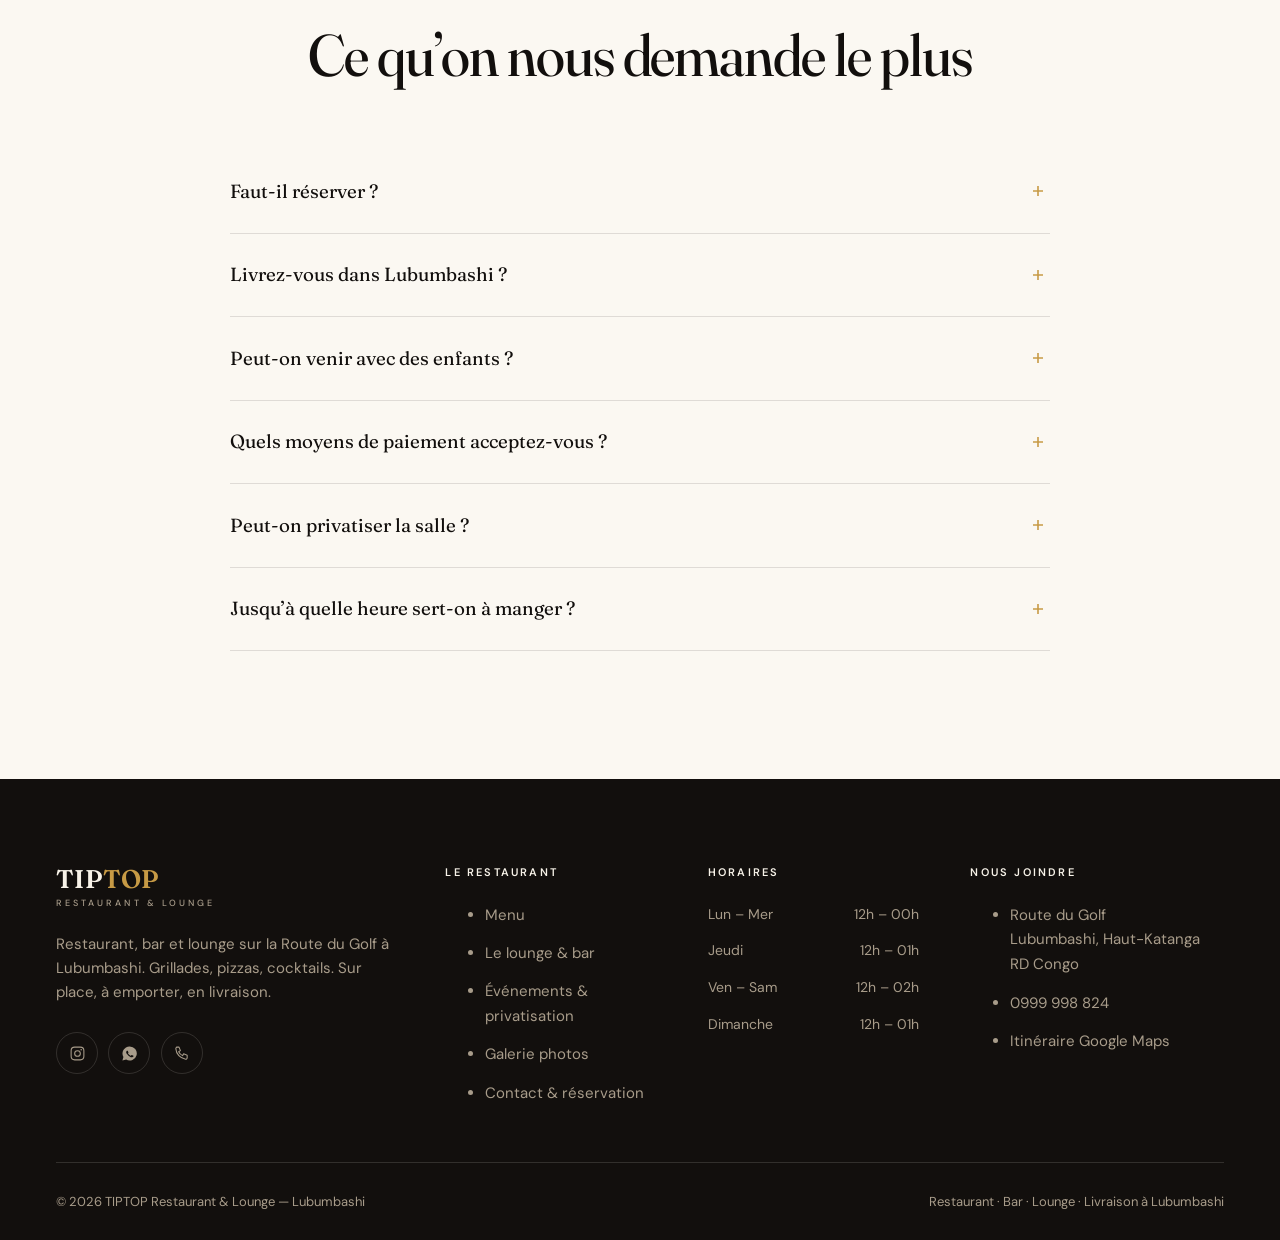
<file: contact.html>
<!DOCTYPE html>
<html lang="fr">
<head>
<!-- COPIE DE DEMONSTRATION : indexation desactivee. Voir robots.txt. -->
<meta charset="utf-8">
<meta name="viewport" content="width=device-width,initial-scale=1">
<title>Contact &amp; réservation — TIPTOP Restaurant, Route du Golf Lubumbashi</title>
<meta name="description" content="Réserver une table au TIPTOP Restaurant &amp; Lounge, Route du Golf à Lubumbashi. Téléphone 0999 998 824, WhatsApp, horaires, plan d’accès et livraison.">
<link rel="canonical" href="https://www.tiptoplubumbashi.cd/contact.html">
<meta name="robots" content="noindex,nofollow">
<meta name="geo.region" content="CD-HK">
<meta name="geo.placename" content="Lubumbashi">
<meta name="geo.position" content="-11.651495;27.4494089">
<meta name="theme-color" content="#120F0D">

<meta property="og:type" content="website">
<meta property="og:locale" content="fr_CD">
<meta property="og:site_name" content="TIPTOP Restaurant &amp; Lounge">
<meta property="og:title" content="Contact &amp; réservation — TIPTOP Lubumbashi">
<meta property="og:description" content="Route du Golf, Lubumbashi. Réservation au 0999 998 824, ouvert 7j/7 de midi à minuit.">
<meta property="og:url" content="https://www.tiptoplubumbashi.cd/contact.html">
<meta property="og:image" content="https://www.tiptoplubumbashi.cd/assets/img/salle-tiptop-route-du-golf-lubumbashi.jpg">
<meta name="twitter:card" content="summary_large_image">

<link rel="icon" href="assets/img/favicon.svg" type="image/svg+xml">
<link rel="preconnect" href="https://fonts.googleapis.com">
<link rel="preconnect" href="https://fonts.gstatic.com" crossorigin>
<link href="https://fonts.googleapis.com/css2?family=DM+Sans:ital,opsz,wght@0,9..40,300..700;1,9..40,400&family=Fraunces:ital,opsz,wght,SOFT,WONK@0,9..144,300..700,0..100,0..1;1,9..144,300..700,0..100,0..1&display=swap" rel="stylesheet">
<link rel="stylesheet" href="assets/css/style.css">

<script type="application/ld+json">
{
  "@context": "https://schema.org",
  "@graph": [
    {
      "@type": "BreadcrumbList",
      "itemListElement": [
        { "@type": "ListItem", "position": 1, "name": "Accueil", "item": "https://www.tiptoplubumbashi.cd/" },
        { "@type": "ListItem", "position": 2, "name": "Contact", "item": "https://www.tiptoplubumbashi.cd/contact.html" }
      ]
    },
    {
      "@type": "FAQPage",
      "mainEntity": [
        {
          "@type": "Question",
          "name": "Faut-il réserver au TIPTOP Restaurant & Lounge ?",
          "acceptedAnswer": { "@type": "Answer", "text": "La réservation n’est pas obligatoire en semaine, mais elle est conseillée le vendredi et le samedi soir, et indispensable à partir de dix personnes. Appelez le 0999 998 824 ou écrivez-nous sur WhatsApp." }
        },
        {
          "@type": "Question",
          "name": "Où se trouve le TIPTOP à Lubumbashi ?",
          "acceptedAnswer": { "@type": "Answer", "text": "Le restaurant se trouve Route du Golf, à Lubumbashi dans le Haut-Katanga, à proximité du Golf Club de Lubumbashi. Le Plus code Google est 8CXX+CQ Lubumbashi." }
        },
        {
          "@type": "Question",
          "name": "Quels sont les horaires du TIPTOP ?",
          "acceptedAnswer": { "@type": "Answer", "text": "Ouvert tous les jours à partir de 12h. Fermeture à minuit du lundi au mercredi, à 1h du matin le jeudi et le dimanche, et à 2h du matin le vendredi et le samedi." }
        },
        {
          "@type": "Question",
          "name": "Le TIPTOP livre-t-il à Lubumbashi ?",
          "acceptedAnswer": { "@type": "Answer", "text": "Oui. La livraison et la vente à emporter sont disponibles. Passez commande par téléphone au 0999 998 824 ou sur WhatsApp, et indiquez votre adresse ainsi que l’heure souhaitée." }
        },
        {
          "@type": "Question",
          "name": "Peut-on venir avec des enfants ?",
          "acceptedAnswer": { "@type": "Answer", "text": "Oui, le restaurant convient aux enfants et aux repas de famille. Prévenez-nous à la réservation pour que nous placions votre table dans la partie la plus calme de la salle." }
        },
        {
          "@type": "Question",
          "name": "Peut-on privatiser le restaurant pour un événement ?",
          "acceptedAnswer": { "@type": "Answer", "text": "Oui. Une partie de la salle peut être réservée à partir de 25 personnes, et l’établissement entier sur demande, avec un préavis d’environ deux semaines. Un devis écrit est établi avant l’événement." }
        }
      ]
    }
  ]
}
</script>
</head>
<body>

<a href="#principal" class="sr">Aller au contenu</a>

<div class="annonce">
  <div class="enveloppe annonce__in">
    <span class="annonce__etat" data-etat><span class="pastille"></span><span data-etat-texte>Ouvert aujourd’hui</span></span>
    <span class="annonce__liens">
      <a href="#acces">Route du Golf, Lubumbashi</a>
      <a href="tel:+243999998824" class="annonce__tel">0999 998 824</a>
    </span>
  </div>
</div>

<header class="entete">
  <div class="enveloppe entete__in">
    <a href="index.html" class="marque" aria-label="TIPTOP Restaurant et Lounge, accueil">
      <span class="marque__nom">TIP<span>TOP</span></span>
      <span class="marque__sous">Restaurant &amp; Lounge</span>
    </a>
    <nav class="nav" id="menu-principal" aria-label="Navigation principale">
      <a href="index.html">Accueil</a>
      <a href="carte.html">Menu</a>
      <a href="lounge.html">Le lounge</a>
      <a href="evenements.html">Événements</a>
      <a href="galerie.html">Galerie</a>
      <a href="contact.html" aria-current="page">Contact</a>
      <a href="#reserver" class="btn btn--or btn--petit">Réserver</a>
    </nav>
    <div class="entete__actions">
      <a href="tel:+243999998824" class="btn btn--or btn--petit">0999 998 824</a>
      <button class="burger" aria-label="Ouvrir le menu" aria-expanded="false" aria-controls="menu-principal"><span></span></button>
    </div>
  </div>
</header>
<div class="voile" hidden></div>

<main id="principal">

  <section class="heros-page">
    <div class="heros-page__media">
      <img src="assets/img/salle-tiptop-route-du-golf-lubumbashi.webp"
           alt="Salle du TIPTOP Restaurant sur la Route du Golf à Lubumbashi"
           width="1012" height="1350" fetchpriority="high">
    </div>
    <div class="enveloppe">
      <nav class="fil" aria-label="Fil d’Ariane"><a href="index.html">Accueil</a><span>/</span><span>Contact</span></nav>
      <h1>Réserver, commander, nous trouver</h1>
      <p class="chapeau">
        Route du Golf, Lubumbashi. Ouvert tous les jours à partir de midi.
        Le plus rapide reste le téléphone&nbsp;: <a href="tel:+243999998824" style="color:var(--or-clair);text-decoration:underline">0999 998 824</a>.
      </p>
    </div>
  </section>

  <!-- Réservation -->
  <section class="section" id="reserver">
    <div class="enveloppe infos__grille">
      <div class="reveal">
        <p class="surtitre">Réservation</p>
        <h2>Une table à votre nom</h2>
        <p class="chapeau" style="margin-top:1.25rem">
          Remplissez le formulaire, votre demande part sur notre WhatsApp.
          Nous confirmons dans la foulée pendant les heures d’ouverture.
        </p>

        <form class="formulaire" data-whatsapp="243999998824" data-objet="Demande de réservation — TIPTOP Restaurant &amp; Lounge" style="margin-top:2.5rem">
          <div class="champ--duo">
            <div class="champ">
              <label for="r-nom">Votre nom</label>
              <input type="text" id="r-nom" name="nom" required autocomplete="name">
            </div>
            <div class="champ">
              <label for="r-tel">Téléphone</label>
              <input type="tel" id="r-tel" name="telephone" required autocomplete="tel" placeholder="09XX XXX XXX">
            </div>
          </div>
          <div class="champ--duo">
            <div class="champ">
              <label for="r-date">Date</label>
              <input type="date" id="r-date" name="date" required>
            </div>
            <div class="champ">
              <label for="r-heure">Heure</label>
              <input type="time" id="r-heure" name="heure" value="19:30" required>
            </div>
          </div>
          <div class="champ--duo">
            <div class="champ">
              <label for="r-pers">Nombre de couverts</label>
              <input type="number" id="r-pers" name="couverts" min="1" max="60" value="2" required>
            </div>
            <div class="champ">
              <label for="r-espace">Préférence</label>
              <select id="r-espace" name="preference">
                <option>Indifférent</option>
                <option>Salle restaurant</option>
                <option>Côté lounge / bar</option>
                <option>Coin calme (avec enfants)</option>
              </select>
            </div>
          </div>
          <div class="champ">
            <label for="r-msg">Un mot pour le service</label>
            <textarea id="r-msg" name="message" placeholder="Anniversaire, allergie, chaise haute, arrivée tardive…"></textarea>
          </div>
          <p class="mention">
            En envoyant, vous ouvrez une conversation WhatsApp pré-remplie avec le restaurant.
            Aucune donnée n’est enregistrée sur ce site.
          </p>
          <button type="submit" class="btn btn--or">Envoyer ma demande</button>
          <p class="formulaire__msg" role="status">
            Votre demande est prête dans WhatsApp. Appuyez sur « envoyer » pour nous la transmettre.
          </p>
        </form>
      </div>

      <div class="reveal" data-delai="1">
        <div style="border:1px solid var(--trait);border-radius:2px;padding:2.25rem;background:var(--papier-2)">
          <h3 style="font-family:var(--texte);font-size:.6875rem;letter-spacing:.2em;text-transform:uppercase;font-weight:600;margin-bottom:1.5rem">Plus rapide</h3>
          <p style="margin-bottom:1.5rem;color:#4A403A">
            Pour ce soir, pour un groupe ou pour une commande à emporter,
            un appel vaut mieux qu’un formulaire.
          </p>
          <div style="display:grid;gap:.75rem">
            <a href="tel:+243999998824" class="btn btn--or" style="justify-content:flex-start">
              <svg viewBox="0 0 24 24" fill="none" stroke="currentColor" stroke-width="1.5"><path d="M5 3h3.5l2 5-2.5 1.5a12 12 0 0 0 5.5 5.5L15 12.5l5 2V18a2 2 0 0 1-2.2 2A16 16 0 0 1 4 5.2 2 2 0 0 1 6 3"/></svg>
              Appeler le 0999 998 824
            </a>
            <a href="https://wa.me/243999998824" class="btn btn--fantome" style="justify-content:flex-start" target="_blank" rel="noopener">
              <svg viewBox="0 0 24 24" fill="currentColor"><path d="M12 2a10 10 0 0 0-8.6 15L2 22l5.2-1.4A10 10 0 1 0 12 2Zm5.3 14.1c-.2.6-1.3 1.2-1.8 1.2-.5.1-1 .1-1.7-.1a12 12 0 0 1-5.6-4.7c-.4-.6-.9-1.5-.9-2.4s.5-1.4.7-1.6c.2-.2.4-.3.6-.3h.5c.2 0 .4 0 .6.4l.8 1.9c.1.2 0 .4-.1.5l-.4.5c-.1.2-.3.3-.1.6a9 9 0 0 0 3.6 3c.3.2.5.1.6 0l.8-.9c.2-.2.4-.2.6-.1l1.8.9c.2.1.4.2.4.3v.8Z"/></svg>
              Écrire sur WhatsApp
            </a>
            <a href="https://www.instagram.com/tip_top_restaurant_lounge" class="btn btn--fantome" style="justify-content:flex-start" target="_blank" rel="noopener">
              <svg viewBox="0 0 24 24" fill="none" stroke="currentColor" stroke-width="1.5"><rect x="3" y="3" width="18" height="18" rx="5"/><circle cx="12" cy="12" r="4"/><circle cx="17.2" cy="6.8" r="1.1" fill="currentColor" stroke="none"/></svg>
              Nous suivre sur Instagram
            </a>
          </div>

          <hr style="border:0;border-top:1px solid var(--trait);margin:2.25rem 0">

          <h3 style="font-family:var(--texte);font-size:.6875rem;letter-spacing:.2em;text-transform:uppercase;font-weight:600;margin-bottom:1.25rem">Bon à savoir</h3>
          <ul style="display:grid;gap:.9rem;font-size:.9375rem;color:#4A403A;list-style:none;padding:0">
            <li>· Réservation conseillée le vendredi et le samedi soir</li>
            <li>· Obligatoire à partir de dix personnes</li>
            <li>· Table tenue quinze minutes après l’heure convenue</li>
            <li>· Dollars américains et francs congolais acceptés</li>
          </ul>
        </div>
      </div>
    </div>
  </section>

  <!-- Accès -->
  <section class="section sombre" id="acces">
    <div class="enveloppe infos__grille">
      <div class="reveal">
        <p class="surtitre surtitre--clair">Nous trouver</p>
        <h2>Route du Golf, Lubumbashi</h2>

        <div class="infos__bloc">
          <ul class="coord">
            <li>
              <svg viewBox="0 0 24 24" fill="none" stroke="currentColor" stroke-linecap="round" stroke-linejoin="round"><path d="M12 21s7-6.2 7-11a7 7 0 1 0-14 0c0 4.8 7 11 7 11Z"/><circle cx="12" cy="10" r="2.6"/></svg>
              <div>
                <strong>Adresse</strong>
                Route du Golf, Lubumbashi<br>
                Haut-Katanga, RD Congo<br>
                <span style="font-size:.8125rem;color:var(--creme-3)">Plus code&nbsp;: 8CXX+CQ · à proximité du Golf Club</span>
              </div>
            </li>
            <li>
              <svg viewBox="0 0 24 24" fill="none" stroke="currentColor" stroke-linecap="round" stroke-linejoin="round"><path d="M5 3h3.5l2 5-2.5 1.5a12 12 0 0 0 5.5 5.5L15 12.5l5 2V18a2 2 0 0 1-2.2 2A16 16 0 0 1 4 5.2 2 2 0 0 1 6 3"/></svg>
              <div><strong>Téléphone &amp; WhatsApp</strong><a href="tel:+243999998824">0999 998 824</a></div>
            </li>
            <li>
              <svg viewBox="0 0 24 24" fill="none" stroke="currentColor" stroke-linecap="round" stroke-linejoin="round"><circle cx="12" cy="12" r="9"/><path d="M12 7v5l3 2"/></svg>
              <div>
                <strong>Horaires</strong>
                Tous les jours à partir de 12h00<br>
                Fermeture entre minuit et 2h selon le jour
              </div>
            </li>
          </ul>
        </div>

        <div class="infos__bloc">
          <table class="horaires">
            <tbody>
              <tr data-jour="1"><th scope="row">Lundi</th><td>12h00 – 00h00</td></tr>
              <tr data-jour="2"><th scope="row">Mardi</th><td>12h00 – 00h00</td></tr>
              <tr data-jour="3"><th scope="row">Mercredi</th><td>12h00 – 00h00</td></tr>
              <tr data-jour="4"><th scope="row">Jeudi</th><td>12h00 – 01h00</td></tr>
              <tr data-jour="5"><th scope="row">Vendredi</th><td>12h00 – 02h00</td></tr>
              <tr data-jour="6"><th scope="row">Samedi</th><td>12h00 – 02h00</td></tr>
              <tr data-jour="0"><th scope="row">Dimanche</th><td>12h00 – 01h00</td></tr>
            </tbody>
          </table>
        </div>

        <a href="https://www.google.com/maps/place/TIPTOP+Restaurant+%26+Lounge/@-11.651495,27.4494089,17z" class="btn btn--fantome-clair" style="margin-top:2.25rem" target="_blank" rel="noopener">
          Ouvrir l’itinéraire
        </a>
      </div>

      <div class="carte-geo carte-geo--haute reveal" data-delai="1">
        <iframe
          src="https://www.google.com/maps?q=-11.651495,27.4494089&amp;hl=fr&amp;z=17&amp;output=embed"
          title="Plan d’accès au TIPTOP Restaurant &amp; Lounge, Route du Golf, Lubumbashi"
          loading="lazy" referrerpolicy="no-referrer-when-downgrade"></iframe>
      </div>
      </div>
  </section>

  <!-- FAQ -->
  <section class="section">
    <div class="enveloppe">
      <div class="tete reveal" style="justify-content:center;text-align:center;flex-direction:column;align-items:center">
        <p class="surtitre surtitre--centre">Questions fréquentes</p>
        <h2>Ce qu’on nous demande le plus</h2>
      </div>

      <div class="faq reveal">
        <details>
          <summary>Faut-il réserver&nbsp;?</summary>
          <p>
            Pas obligatoire en semaine. Conseillé le vendredi et le samedi soir,
            où la salle se remplit vite. À partir de dix personnes, la réservation
            est indispensable pour que nous préparions la table.
          </p>
        </details>
        <details>
          <summary>Livrez-vous dans Lubumbashi&nbsp;?</summary>
          <p>
            Oui, la livraison et la vente à emporter sont disponibles. Appelez le
            0999 998 824 ou écrivez sur WhatsApp en précisant votre adresse et
            l’heure qui vous arrange — nous calons la préparation dessus.
          </p>
        </details>
        <details>
          <summary>Peut-on venir avec des enfants&nbsp;?</summary>
          <p>
            Bien sûr. Dites-le à la réservation&nbsp;: nous plaçons votre table dans
            la partie la plus calme de la salle, loin du bar.
          </p>
        </details>
        <details>
          <summary>Quels moyens de paiement acceptez-vous&nbsp;?</summary>
          <p>
            Dollars américains et francs congolais, au taux du jour.
            Renseignez-vous auprès du service pour les paiements par carte ou mobile money.
          </p>
        </details>
        <details>
          <summary>Peut-on privatiser la salle&nbsp;?</summary>
          <p>
            Une partie de la salle se réserve à partir de vingt-cinq personnes&nbsp;;
            l’établissement entier sur demande, avec environ deux semaines de préavis.
            Les détails sont sur la page <a href="evenements.html" style="color:var(--or-sombre);text-decoration:underline">Événements</a>.
          </p>
        </details>
        <details>
          <summary>Jusqu’à quelle heure sert-on à manger&nbsp;?</summary>
          <p>
            La cuisine prend les dernières commandes environ une heure avant la
            fermeture. Le bar, lui, suit jusqu’au bout — minuit en semaine,
            deux heures du matin le vendredi et le samedi.
          </p>
        </details>
      </div>
    </div>
  </section>

</main>

<footer class="pied">
  <div class="enveloppe">
    <div class="pied__grille">
      <div class="pied__a-propos">
        <span class="marque">
          <span class="marque__nom">TIP<span style="color:var(--or)">TOP</span></span>
          <span class="marque__sous">Restaurant &amp; Lounge</span>
        </span>
        <p>Restaurant, bar et lounge sur la Route du Golf à Lubumbashi. Grillades, pizzas, cocktails. Sur place, à emporter, en livraison.</p>
        <div class="reseaux">
          <a href="https://www.instagram.com/tip_top_restaurant_lounge" target="_blank" rel="noopener" aria-label="Instagram"><svg viewBox="0 0 24 24" fill="none" stroke="currentColor" stroke-width="1.5"><rect x="3" y="3" width="18" height="18" rx="5"/><circle cx="12" cy="12" r="4"/><circle cx="17.2" cy="6.8" r="1.1" fill="currentColor" stroke="none"/></svg></a>
          <a href="https://wa.me/243999998824" target="_blank" rel="noopener" aria-label="WhatsApp"><svg viewBox="0 0 24 24" fill="currentColor"><path d="M12 2a10 10 0 0 0-8.6 15L2 22l5.2-1.4A10 10 0 1 0 12 2Zm5.3 14.1c-.2.6-1.3 1.2-1.8 1.2-.5.1-1 .1-1.7-.1a12 12 0 0 1-5.6-4.7c-.4-.6-.9-1.5-.9-2.4s.5-1.4.7-1.6c.2-.2.4-.3.6-.3h.5c.2 0 .4 0 .6.4l.8 1.9c.1.2 0 .4-.1.5l-.4.5c-.1.2-.3.3-.1.6a9 9 0 0 0 3.6 3c.3.2.5.1.6 0l.8-.9c.2-.2.4-.2.6-.1l1.8.9c.2.1.4.2.4.3v.8Z"/></svg></a>
          <a href="tel:+243999998824" aria-label="Téléphone"><svg viewBox="0 0 24 24" fill="none" stroke="currentColor" stroke-width="1.5" stroke-linecap="round" stroke-linejoin="round"><path d="M5 3h3.5l2 5-2.5 1.5a12 12 0 0 0 5.5 5.5L15 12.5l5 2V18a2 2 0 0 1-2.2 2A16 16 0 0 1 4 5.2 2 2 0 0 1 6 3"/></svg></a>
        </div>
      </div>
      <div>
        <h4>Le restaurant</h4>
        <ul>
          <li><a href="carte.html">Menu</a></li>
          <li><a href="lounge.html">Le lounge &amp; bar</a></li>
          <li><a href="evenements.html">Événements &amp; privatisation</a></li>
          <li><a href="galerie.html">Galerie photos</a></li>
          <li><a href="contact.html">Contact &amp; réservation</a></li>
        </ul>
      </div>
      <div>
        <h4>Horaires</h4>
        <ul class="pied__horaires">
          <li><span>Lun – Mer</span><span>12h – 00h</span></li>
          <li><span>Jeudi</span><span>12h – 01h</span></li>
          <li><span>Ven – Sam</span><span>12h – 02h</span></li>
          <li><span>Dimanche</span><span>12h – 01h</span></li>
        </ul>
      </div>
      <div>
        <h4>Nous joindre</h4>
        <ul>
          <li>Route du Golf<br>Lubumbashi, Haut-Katanga<br>RD Congo</li>
          <li><a href="tel:+243999998824">0999 998 824</a></li>
          <li><a href="https://www.google.com/maps/place/TIPTOP+Restaurant+%26+Lounge/@-11.651495,27.4494089,17z" target="_blank" rel="noopener">Itinéraire Google Maps</a></li>
        </ul>
      </div>
    </div>
    <div class="pied__bas">
      <span>© <span data-annee>2026</span> TIPTOP Restaurant &amp; Lounge — Lubumbashi</span>
      <span>Restaurant · Bar · Lounge · Livraison à Lubumbashi</span>
    </div>
  </div>
</footer>

<a href="https://wa.me/243999998824" class="flottant" target="_blank" rel="noopener" aria-label="Nous écrire sur WhatsApp">
  <svg viewBox="0 0 24 24" fill="currentColor"><path d="M12 2a10 10 0 0 0-8.6 15L2 22l5.2-1.4A10 10 0 1 0 12 2Zm5.3 14.1c-.2.6-1.3 1.2-1.8 1.2-.5.1-1 .1-1.7-.1a12 12 0 0 1-5.6-4.7c-.4-.6-.9-1.5-.9-2.4s.5-1.4.7-1.6c.2-.2.4-.3.6-.3h.5c.2 0 .4 0 .6.4l.8 1.9c.1.2 0 .4-.1.5l-.4.5c-.1.2-.3.3-.1.6a9 9 0 0 0 3.6 3c.3.2.5.1.6 0l.8-.9c.2-.2.4-.2.6-.1l1.8.9c.2.1.4.2.4.3v.8Z"/></svg>
</a>

<script src="assets/js/main.js" defer></script>
</body>
</html>
</file>
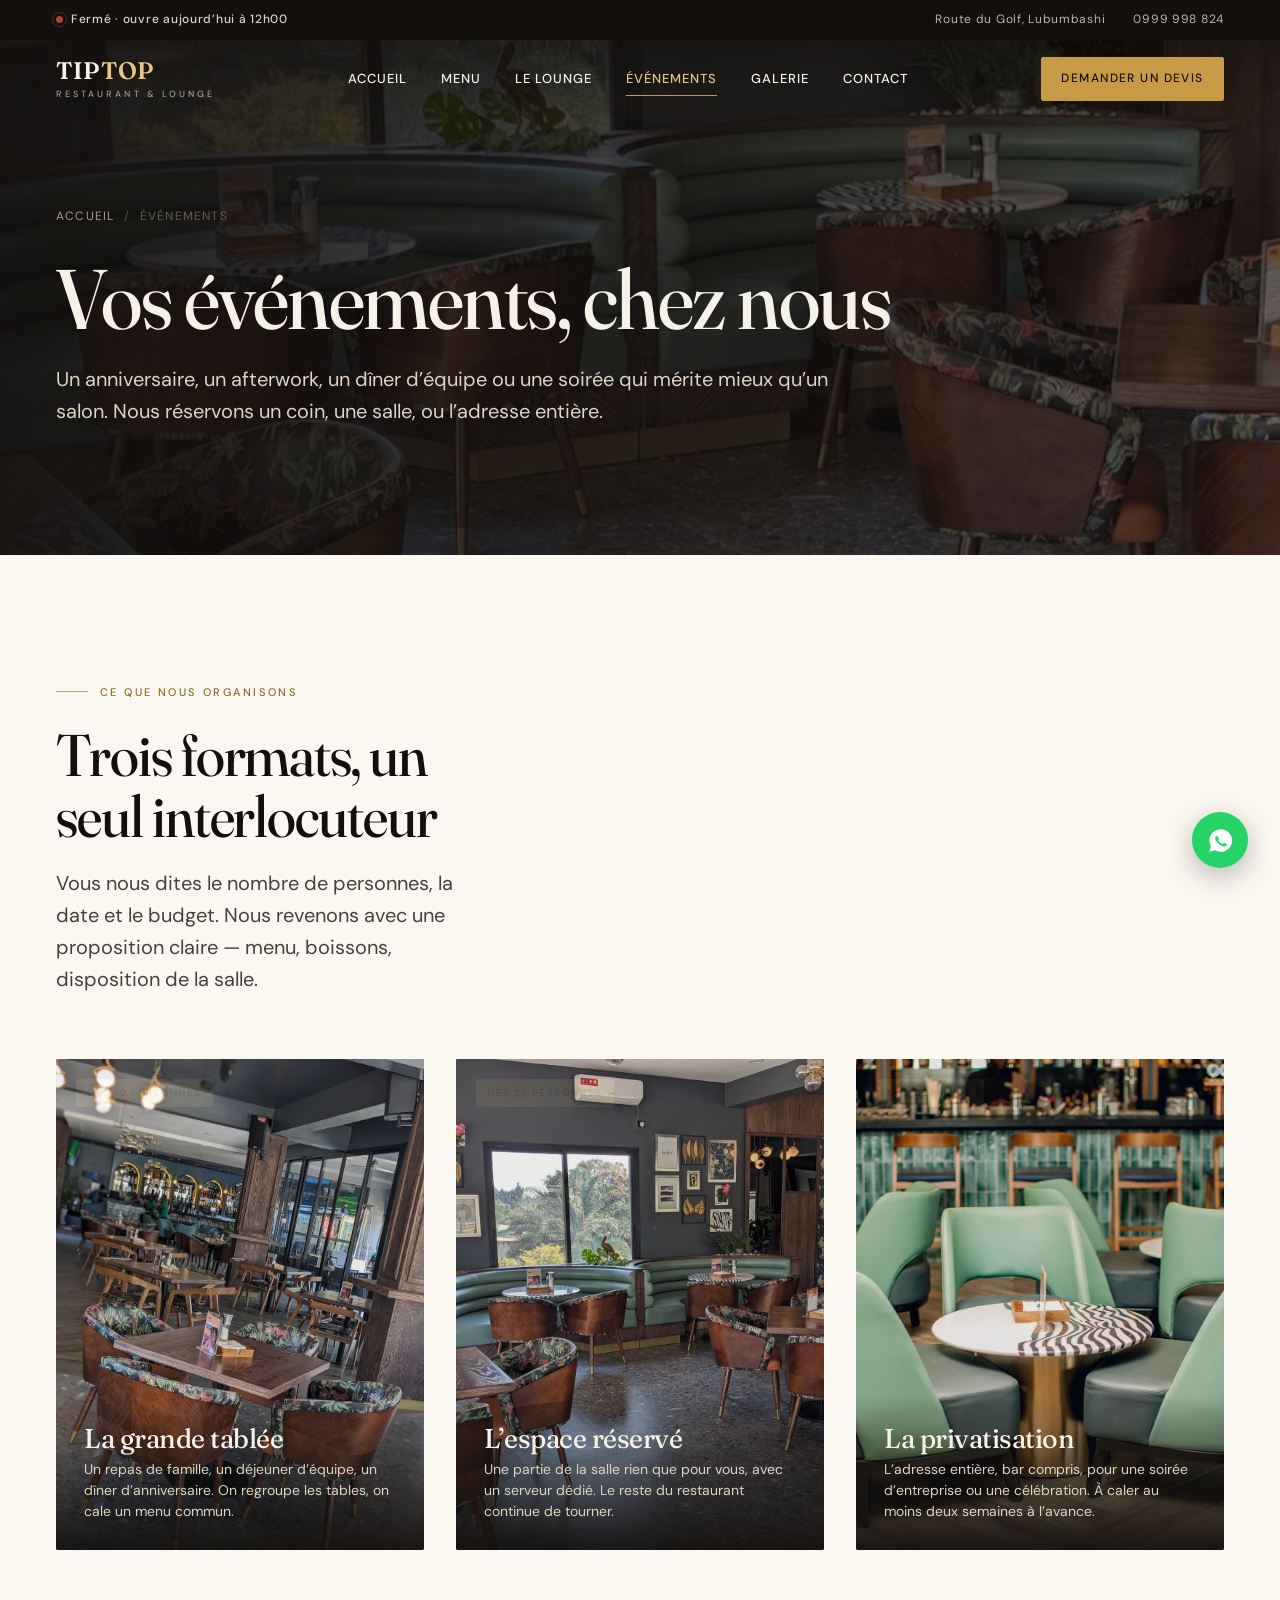
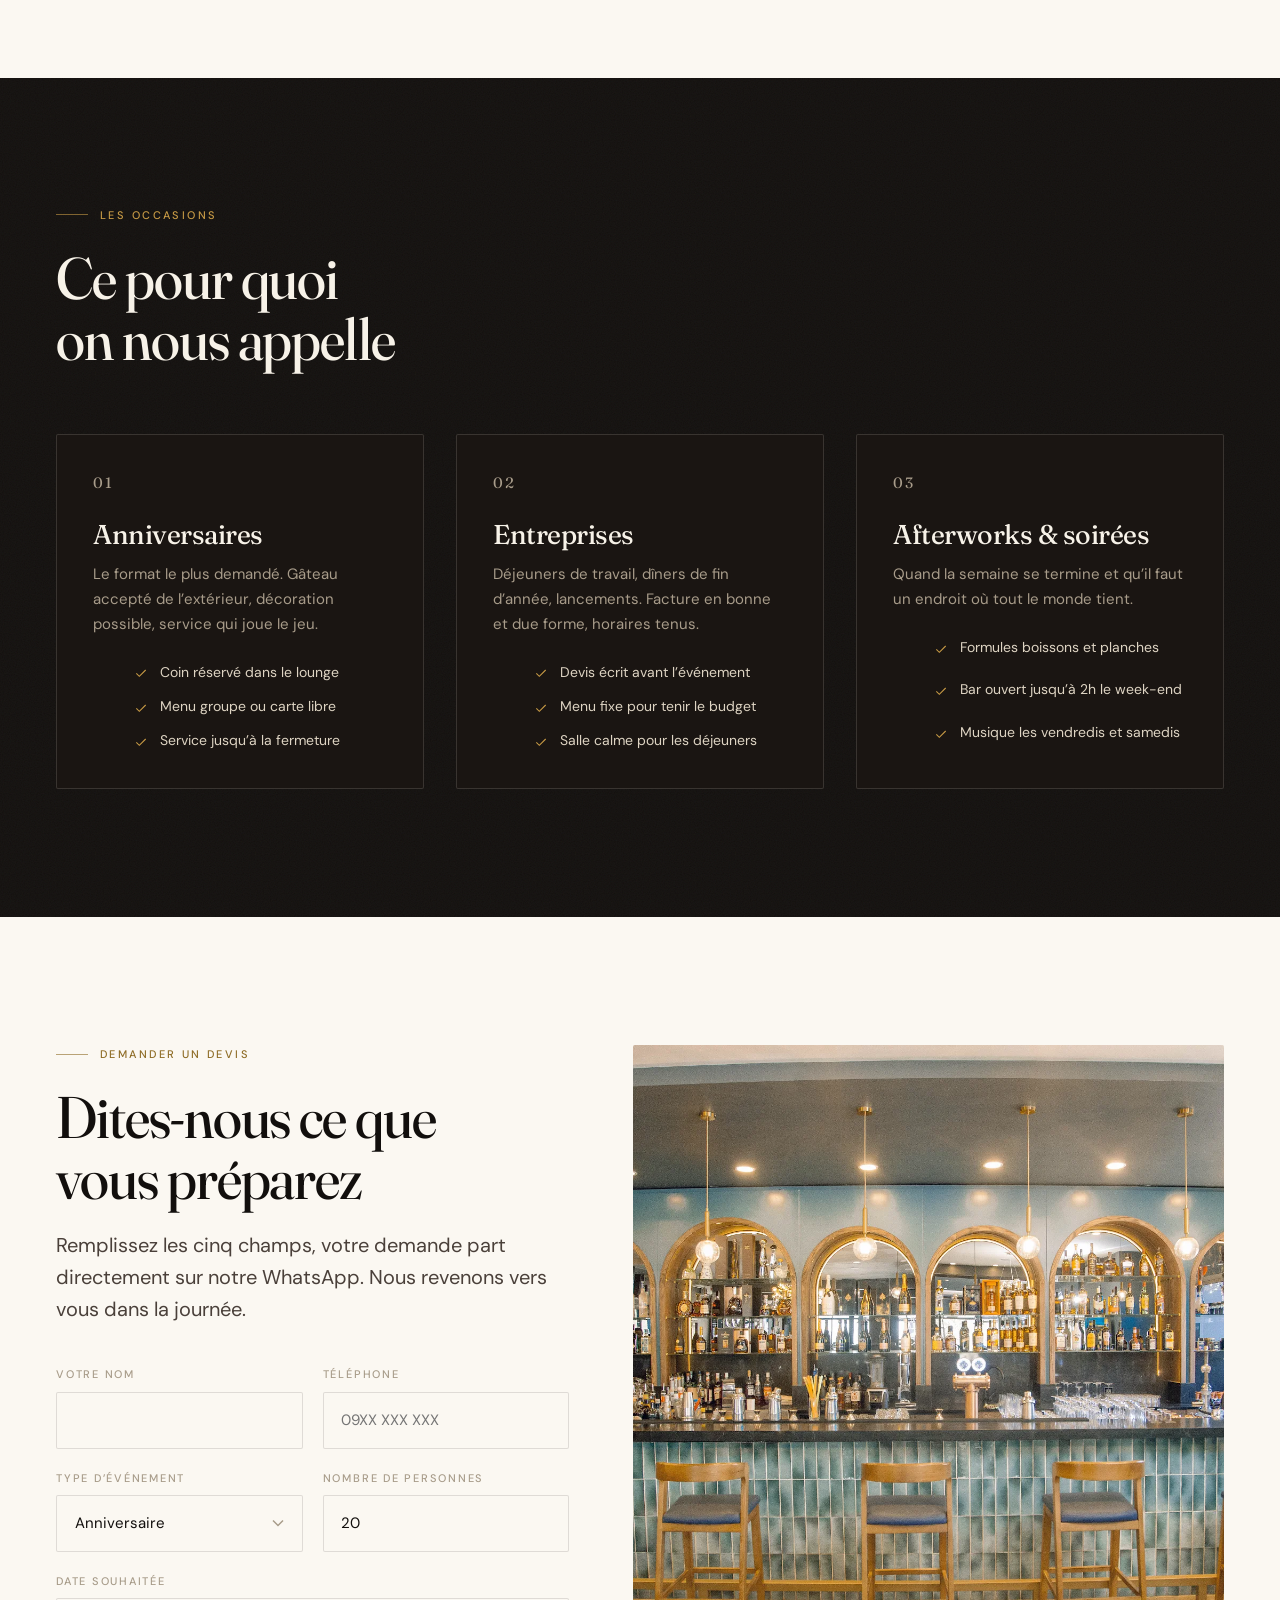
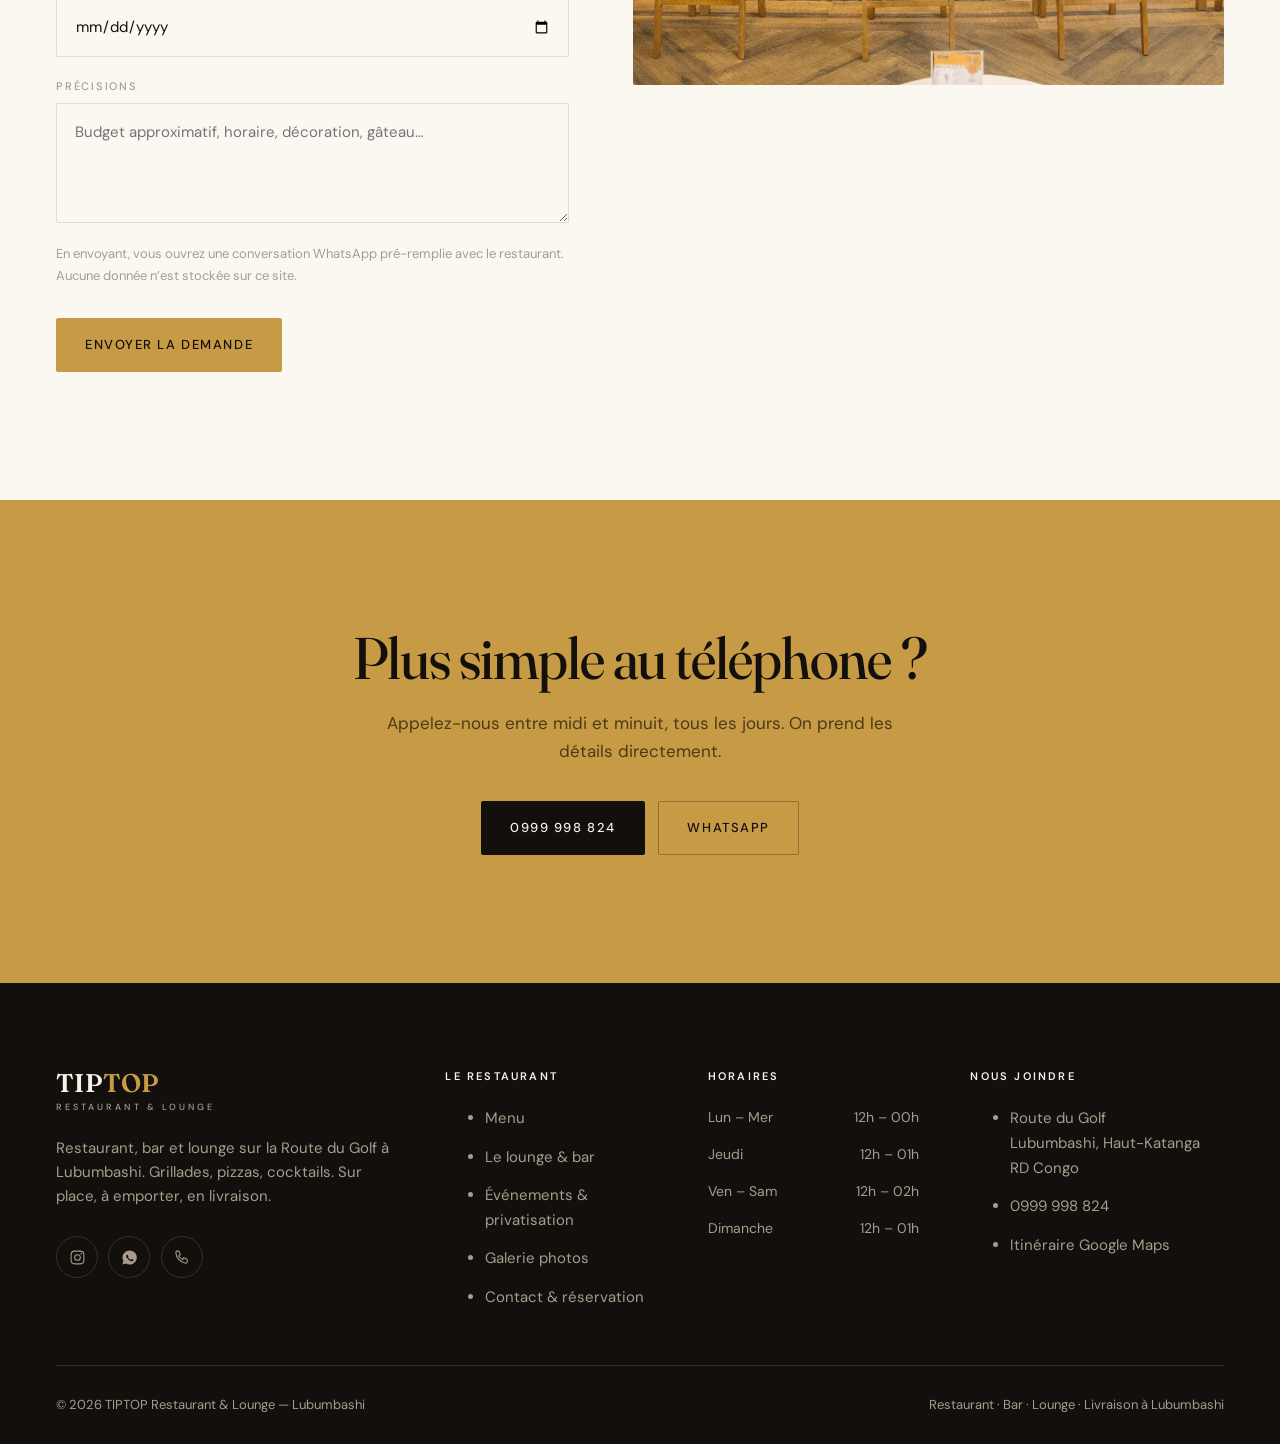
<file: evenements.html>
<!DOCTYPE html>
<html lang="fr">
<head>
<!-- COPIE DE DEMONSTRATION : indexation desactivee. Voir robots.txt. -->
<meta charset="utf-8">
<meta name="viewport" content="width=device-width,initial-scale=1">
<title>Événements &amp; privatisation — Salle de réception à Lubumbashi | TIPTOP</title>
<meta name="description" content="Anniversaires, afterworks, dîners d’entreprise : privatisez le TIPTOP Restaurant &amp; Lounge à Lubumbashi. Devis au 0999 998 824.">
<link rel="canonical" href="https://www.tiptoplubumbashi.cd/evenements.html">
<meta name="robots" content="noindex,nofollow">
<meta name="theme-color" content="#120F0D">

<meta property="og:type" content="website">
<meta property="og:locale" content="fr_CD">
<meta property="og:site_name" content="TIPTOP Restaurant &amp; Lounge">
<meta property="og:title" content="Organiser un événement au TIPTOP — Lubumbashi">
<meta property="og:description" content="Anniversaires, afterworks, dîners d’entreprise. Privatisation partielle ou totale, Route du Golf à Lubumbashi.">
<meta property="og:url" content="https://www.tiptoplubumbashi.cd/evenements.html">
<meta property="og:image" content="https://www.tiptoplubumbashi.cd/assets/img/banquettes-restaurant-tiptop-lubumbashi.jpg">
<meta name="twitter:card" content="summary_large_image">

<link rel="icon" href="assets/img/favicon.svg" type="image/svg+xml">
<link rel="preconnect" href="https://fonts.googleapis.com">
<link rel="preconnect" href="https://fonts.gstatic.com" crossorigin>
<link href="https://fonts.googleapis.com/css2?family=DM+Sans:ital,opsz,wght@0,9..40,300..700;1,9..40,400&family=Fraunces:ital,opsz,wght,SOFT,WONK@0,9..144,300..700,0..100,0..1;1,9..144,300..700,0..100,0..1&display=swap" rel="stylesheet">
<link rel="stylesheet" href="assets/css/style.css">

<script type="application/ld+json">
{
  "@context": "https://schema.org",
  "@type": "BreadcrumbList",
  "itemListElement": [
    { "@type": "ListItem", "position": 1, "name": "Accueil", "item": "https://www.tiptoplubumbashi.cd/" },
    { "@type": "ListItem", "position": 2, "name": "Événements", "item": "https://www.tiptoplubumbashi.cd/evenements.html" }
  ]
}
</script>
</head>
<body>

<a href="#principal" class="sr">Aller au contenu</a>

<div class="annonce">
  <div class="enveloppe annonce__in">
    <span class="annonce__etat" data-etat><span class="pastille"></span><span data-etat-texte>Ouvert aujourd’hui</span></span>
    <span class="annonce__liens">
      <a href="index.html#infos">Route du Golf, Lubumbashi</a>
      <a href="tel:+243999998824" class="annonce__tel">0999 998 824</a>
    </span>
  </div>
</div>

<header class="entete">
  <div class="enveloppe entete__in">
    <a href="index.html" class="marque" aria-label="TIPTOP Restaurant et Lounge, accueil">
      <span class="marque__nom">TIP<span>TOP</span></span>
      <span class="marque__sous">Restaurant &amp; Lounge</span>
    </a>
    <nav class="nav" id="menu-principal" aria-label="Navigation principale">
      <a href="index.html">Accueil</a>
      <a href="carte.html">Menu</a>
      <a href="lounge.html">Le lounge</a>
      <a href="evenements.html" aria-current="page">Événements</a>
      <a href="galerie.html">Galerie</a>
      <a href="contact.html">Contact</a>
      <a href="contact.html#reserver" class="btn btn--or btn--petit">Réserver</a>
    </nav>
    <div class="entete__actions">
      <a href="#devis" class="btn btn--or btn--petit">Demander un devis</a>
      <button class="burger" aria-label="Ouvrir le menu" aria-expanded="false" aria-controls="menu-principal"><span></span></button>
    </div>
  </div>
</header>
<div class="voile" hidden></div>

<main id="principal">

  <section class="heros-page">
    <div class="heros-page__media">
      <img src="assets/img/banquettes-restaurant-tiptop-lubumbashi.webp"
           alt="Banquettes arrondies et tables du TIPTOP Restaurant, espace adapté aux groupes à Lubumbashi"
           width="1012" height="1350" fetchpriority="high">
    </div>
    <div class="enveloppe">
      <nav class="fil" aria-label="Fil d’Ariane"><a href="index.html">Accueil</a><span>/</span><span>Événements</span></nav>
      <h1>Vos événements, chez nous</h1>
      <p class="chapeau">
        Un anniversaire, un afterwork, un dîner d’équipe ou une soirée qui mérite
        mieux qu’un salon. Nous réservons un coin, une salle, ou l’adresse entière.
      </p>
    </div>
  </section>

  <section class="section">
    <div class="enveloppe">
      <div class="tete reveal">
        <div class="tete__gauche">
          <p class="surtitre">Ce que nous organisons</p>
          <h2>Trois formats, un seul interlocuteur</h2>
          <p class="chapeau">
            Vous nous dites le nombre de personnes, la date et le budget.
            Nous revenons avec une proposition claire — menu, boissons, disposition de la salle.
          </p>
        </div>
      </div>
    </div>

    <div class="enveloppe" style="margin-top:1rem">
      <div class="plats cascade">
        <div class="plat">
          <span class="plat__etiq">Dès 10 personnes</span>
          <img src="assets/img/salle-tiptop-route-du-golf-lubumbashi.webp"
               alt="Grande tablée dressée au restaurant TIPTOP de Lubumbashi pour un groupe"
               width="1012" height="1350" loading="lazy">
          <div class="plat__texte">
            <h3>La grande tablée</h3>
            <p>Un repas de famille, un déjeuner d’équipe, un dîner d’anniversaire. On regroupe les tables, on cale un menu commun.</p>
          </div>
        </div>
        <div class="plat" data-delai="1">
          <span class="plat__etiq">Dès 25 personnes</span>
          <img src="assets/img/banquettes-restaurant-tiptop-lubumbashi.webp"
               alt="Espace banquettes privatisable du TIPTOP Lounge à Lubumbashi"
               width="1012" height="1350" loading="lazy">
          <div class="plat__texte">
            <h3>L’espace réservé</h3>
            <p>Une partie de la salle rien que pour vous, avec un serveur dédié. Le reste du restaurant continue de tourner.</p>
          </div>
        </div>
        <div class="plat" data-delai="2">
          <span class="plat__etiq">Sur demande</span>
          <img src="assets/img/salle-restaurant-tiptop-lounge-lubumbashi.webp"
               alt="Salle entière du TIPTOP Restaurant and Lounge privatisable à Lubumbashi"
               width="1800" height="1200" loading="lazy">
          <div class="plat__texte">
            <h3>La privatisation</h3>
            <p>L’adresse entière, bar compris, pour une soirée d’entreprise ou une célébration. À caler au moins deux semaines à l’avance.</p>
          </div>
        </div>
      </div>
    </div>
  </section>

  <!-- Occasions -->
  <section class="section sombre">
    <div class="enveloppe">
      <div class="tete reveal">
        <div class="tete__gauche">
          <p class="surtitre surtitre--clair">Les occasions</p>
          <h2>Ce pour quoi on nous appelle</h2>
        </div>
      </div>

      <div class="offres cascade">
        <article class="offre">
          <p class="offre__num">01</p>
          <h3>Anniversaires</h3>
          <p>Le format le plus demandé. Gâteau accepté de l’extérieur, décoration possible, service qui joue le jeu.</p>
          <ul>
            <li><svg viewBox="0 0 24 24" fill="none" stroke="currentColor" stroke-width="1.6"><path d="m5 12.5 4.5 4.5L19 7.5"/></svg><span>Coin réservé dans le lounge</span></li>
            <li><svg viewBox="0 0 24 24" fill="none" stroke="currentColor" stroke-width="1.6"><path d="m5 12.5 4.5 4.5L19 7.5"/></svg><span>Menu groupe ou carte libre</span></li>
            <li><svg viewBox="0 0 24 24" fill="none" stroke="currentColor" stroke-width="1.6"><path d="m5 12.5 4.5 4.5L19 7.5"/></svg><span>Service jusqu’à la fermeture</span></li>
          </ul>
        </article>

        <article class="offre" data-delai="1">
          <p class="offre__num">02</p>
          <h3>Entreprises</h3>
          <p>Déjeuners de travail, dîners de fin d’année, lancements. Facture en bonne et due forme, horaires tenus.</p>
          <ul>
            <li><svg viewBox="0 0 24 24" fill="none" stroke="currentColor" stroke-width="1.6"><path d="m5 12.5 4.5 4.5L19 7.5"/></svg><span>Devis écrit avant l’événement</span></li>
            <li><svg viewBox="0 0 24 24" fill="none" stroke="currentColor" stroke-width="1.6"><path d="m5 12.5 4.5 4.5L19 7.5"/></svg><span>Menu fixe pour tenir le budget</span></li>
            <li><svg viewBox="0 0 24 24" fill="none" stroke="currentColor" stroke-width="1.6"><path d="m5 12.5 4.5 4.5L19 7.5"/></svg><span>Salle calme pour les déjeuners</span></li>
          </ul>
        </article>

        <article class="offre" data-delai="2">
          <p class="offre__num">03</p>
          <h3>Afterworks &amp; soirées</h3>
          <p>Quand la semaine se termine et qu’il faut un endroit où tout le monde tient.</p>
          <ul>
            <li><svg viewBox="0 0 24 24" fill="none" stroke="currentColor" stroke-width="1.6"><path d="m5 12.5 4.5 4.5L19 7.5"/></svg><span>Formules boissons et planches</span></li>
            <li><svg viewBox="0 0 24 24" fill="none" stroke="currentColor" stroke-width="1.6"><path d="m5 12.5 4.5 4.5L19 7.5"/></svg><span>Bar ouvert jusqu’à 2h le week-end</span></li>
            <li><svg viewBox="0 0 24 24" fill="none" stroke="currentColor" stroke-width="1.6"><path d="m5 12.5 4.5 4.5L19 7.5"/></svg><span>Musique les vendredis et samedis</span></li>
          </ul>
        </article>
      </div>
    </div>
  </section>

  <!-- Devis -->
  <section class="section" id="devis">
    <div class="enveloppe infos__grille">
      <div class="reveal">
        <p class="surtitre">Demander un devis</p>
        <h2>Dites-nous ce que vous préparez</h2>
        <p class="chapeau" style="margin-top:1.25rem">
          Remplissez les cinq champs, votre demande part directement sur notre WhatsApp.
          Nous revenons vers vous dans la journée.
        </p>

        <form class="formulaire" data-whatsapp="243999998824" data-objet="Demande de devis — événement au TIPTOP" style="margin-top:2.5rem">
          <div class="champ--duo">
            <div class="champ">
              <label for="e-nom">Votre nom</label>
              <input type="text" id="e-nom" name="nom" required autocomplete="name">
            </div>
            <div class="champ">
              <label for="e-tel">Téléphone</label>
              <input type="tel" id="e-tel" name="telephone" required autocomplete="tel" placeholder="09XX XXX XXX">
            </div>
          </div>
          <div class="champ--duo">
            <div class="champ">
              <label for="e-type">Type d’événement</label>
              <select id="e-type" name="type">
                <option>Anniversaire</option>
                <option>Dîner d’entreprise</option>
                <option>Afterwork</option>
                <option>Baby shower</option>
                <option>Privatisation complète</option>
                <option>Autre</option>
              </select>
            </div>
            <div class="champ">
              <label for="e-pers">Nombre de personnes</label>
              <input type="number" id="e-pers" name="personnes" min="2" max="300" value="20" required>
            </div>
          </div>
          <div class="champ">
            <label for="e-date">Date souhaitée</label>
            <input type="date" id="e-date" name="date" required>
          </div>
          <div class="champ">
            <label for="e-msg">Précisions</label>
            <textarea id="e-msg" name="message" placeholder="Budget approximatif, horaire, décoration, gâteau…"></textarea>
          </div>
          <p class="mention">
            En envoyant, vous ouvrez une conversation WhatsApp pré-remplie avec le restaurant.
            Aucune donnée n’est stockée sur ce site.
          </p>
          <button type="submit" class="btn btn--or">Envoyer la demande</button>
          <p class="formulaire__msg" role="status">
            Votre demande est prête dans WhatsApp. Appuyez sur « envoyer » pour nous la transmettre.
          </p>
        </form>
      </div>

      <div class="reveal" data-delai="1">
        <img src="assets/img/comptoir-bar-tiptop-restaurant-lubumbashi.webp"
             alt="Le bar du TIPTOP Restaurant and Lounge, espace privatisable à Lubumbashi"
             width="1800" height="1200"
             style="width:100%;height:100%;min-height:420px;max-height:640px;object-fit:cover;border-radius:2px" loading="lazy">
      </div>
    </div>
  </section>

  <section class="bande section">
    <div class="enveloppe">
      <h2 class="reveal">Plus simple au téléphone&nbsp;?</h2>
      <p class="reveal">Appelez-nous entre midi et minuit, tous les jours. On prend les détails directement.</p>
      <div class="bande__ctas reveal">
        <a href="tel:+243999998824" class="btn">0999 998 824</a>
        <a href="https://wa.me/243999998824" class="btn btn--fantome" target="_blank" rel="noopener">WhatsApp</a>
      </div>
    </div>
  </section>

</main>

<footer class="pied">
  <div class="enveloppe">
    <div class="pied__grille">
      <div class="pied__a-propos">
        <span class="marque">
          <span class="marque__nom">TIP<span style="color:var(--or)">TOP</span></span>
          <span class="marque__sous">Restaurant &amp; Lounge</span>
        </span>
        <p>Restaurant, bar et lounge sur la Route du Golf à Lubumbashi. Grillades, pizzas, cocktails. Sur place, à emporter, en livraison.</p>
        <div class="reseaux">
          <a href="https://www.instagram.com/tip_top_restaurant_lounge" target="_blank" rel="noopener" aria-label="Instagram"><svg viewBox="0 0 24 24" fill="none" stroke="currentColor" stroke-width="1.5"><rect x="3" y="3" width="18" height="18" rx="5"/><circle cx="12" cy="12" r="4"/><circle cx="17.2" cy="6.8" r="1.1" fill="currentColor" stroke="none"/></svg></a>
          <a href="https://wa.me/243999998824" target="_blank" rel="noopener" aria-label="WhatsApp"><svg viewBox="0 0 24 24" fill="currentColor"><path d="M12 2a10 10 0 0 0-8.6 15L2 22l5.2-1.4A10 10 0 1 0 12 2Zm5.3 14.1c-.2.6-1.3 1.2-1.8 1.2-.5.1-1 .1-1.7-.1a12 12 0 0 1-5.6-4.7c-.4-.6-.9-1.5-.9-2.4s.5-1.4.7-1.6c.2-.2.4-.3.6-.3h.5c.2 0 .4 0 .6.4l.8 1.9c.1.2 0 .4-.1.5l-.4.5c-.1.2-.3.3-.1.6a9 9 0 0 0 3.6 3c.3.2.5.1.6 0l.8-.9c.2-.2.4-.2.6-.1l1.8.9c.2.1.4.2.4.3v.8Z"/></svg></a>
          <a href="tel:+243999998824" aria-label="Téléphone"><svg viewBox="0 0 24 24" fill="none" stroke="currentColor" stroke-width="1.5" stroke-linecap="round" stroke-linejoin="round"><path d="M5 3h3.5l2 5-2.5 1.5a12 12 0 0 0 5.5 5.5L15 12.5l5 2V18a2 2 0 0 1-2.2 2A16 16 0 0 1 4 5.2 2 2 0 0 1 6 3"/></svg></a>
        </div>
      </div>
      <div>
        <h4>Le restaurant</h4>
        <ul>
          <li><a href="carte.html">Menu</a></li>
          <li><a href="lounge.html">Le lounge &amp; bar</a></li>
          <li><a href="evenements.html">Événements &amp; privatisation</a></li>
          <li><a href="galerie.html">Galerie photos</a></li>
          <li><a href="contact.html">Contact &amp; réservation</a></li>
        </ul>
      </div>
      <div>
        <h4>Horaires</h4>
        <ul class="pied__horaires">
          <li><span>Lun – Mer</span><span>12h – 00h</span></li>
          <li><span>Jeudi</span><span>12h – 01h</span></li>
          <li><span>Ven – Sam</span><span>12h – 02h</span></li>
          <li><span>Dimanche</span><span>12h – 01h</span></li>
        </ul>
      </div>
      <div>
        <h4>Nous joindre</h4>
        <ul>
          <li>Route du Golf<br>Lubumbashi, Haut-Katanga<br>RD Congo</li>
          <li><a href="tel:+243999998824">0999 998 824</a></li>
          <li><a href="https://www.google.com/maps/place/TIPTOP+Restaurant+%26+Lounge/@-11.651495,27.4494089,17z" target="_blank" rel="noopener">Itinéraire Google Maps</a></li>
        </ul>
      </div>
    </div>
    <div class="pied__bas">
      <span>© <span data-annee>2026</span> TIPTOP Restaurant &amp; Lounge — Lubumbashi</span>
      <span>Restaurant · Bar · Lounge · Livraison à Lubumbashi</span>
    </div>
  </div>
</footer>

<a href="https://wa.me/243999998824" class="flottant" target="_blank" rel="noopener" aria-label="Nous écrire sur WhatsApp">
  <svg viewBox="0 0 24 24" fill="currentColor"><path d="M12 2a10 10 0 0 0-8.6 15L2 22l5.2-1.4A10 10 0 1 0 12 2Zm5.3 14.1c-.2.6-1.3 1.2-1.8 1.2-.5.1-1 .1-1.7-.1a12 12 0 0 1-5.6-4.7c-.4-.6-.9-1.5-.9-2.4s.5-1.4.7-1.6c.2-.2.4-.3.6-.3h.5c.2 0 .4 0 .6.4l.8 1.9c.1.2 0 .4-.1.5l-.4.5c-.1.2-.3.3-.1.6a9 9 0 0 0 3.6 3c.3.2.5.1.6 0l.8-.9c.2-.2.4-.2.6-.1l1.8.9c.2.1.4.2.4.3v.8Z"/></svg>
</a>

<script src="assets/js/main.js" defer></script>
</body>
</html>
</file>
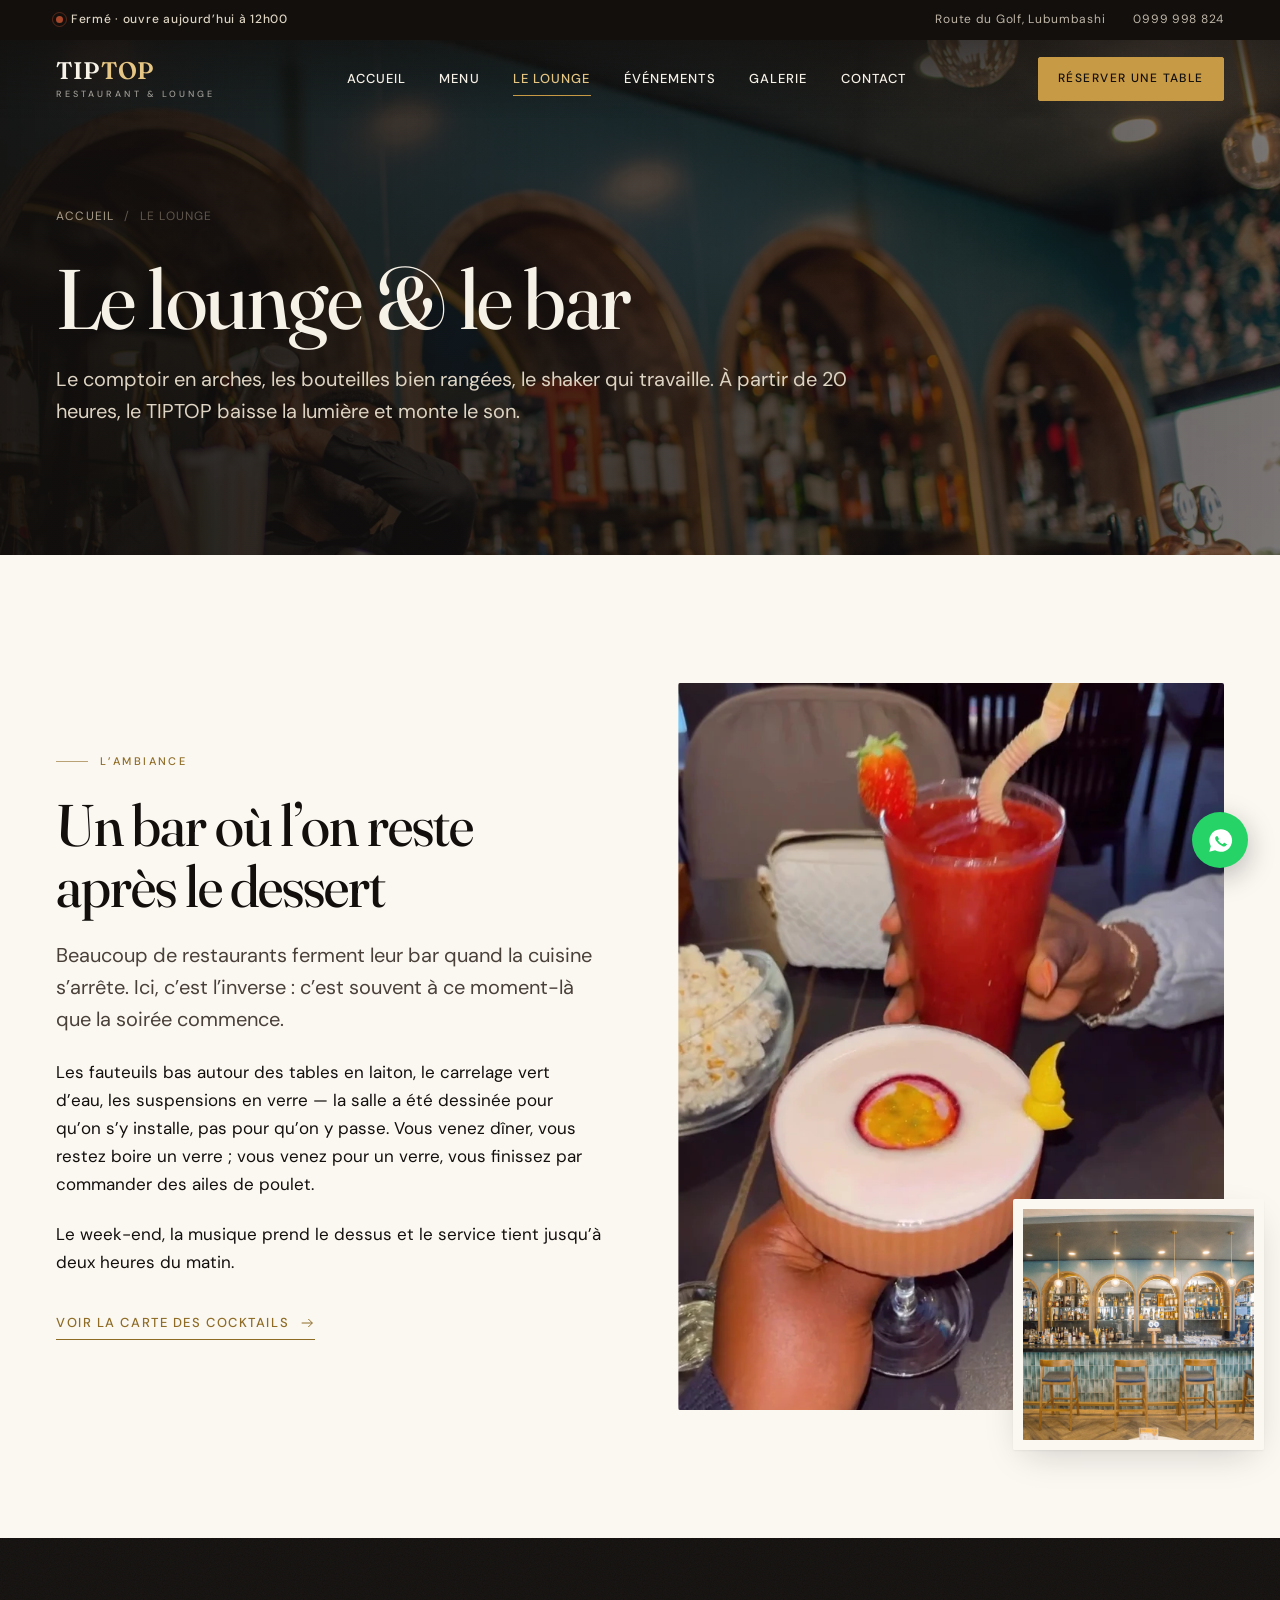
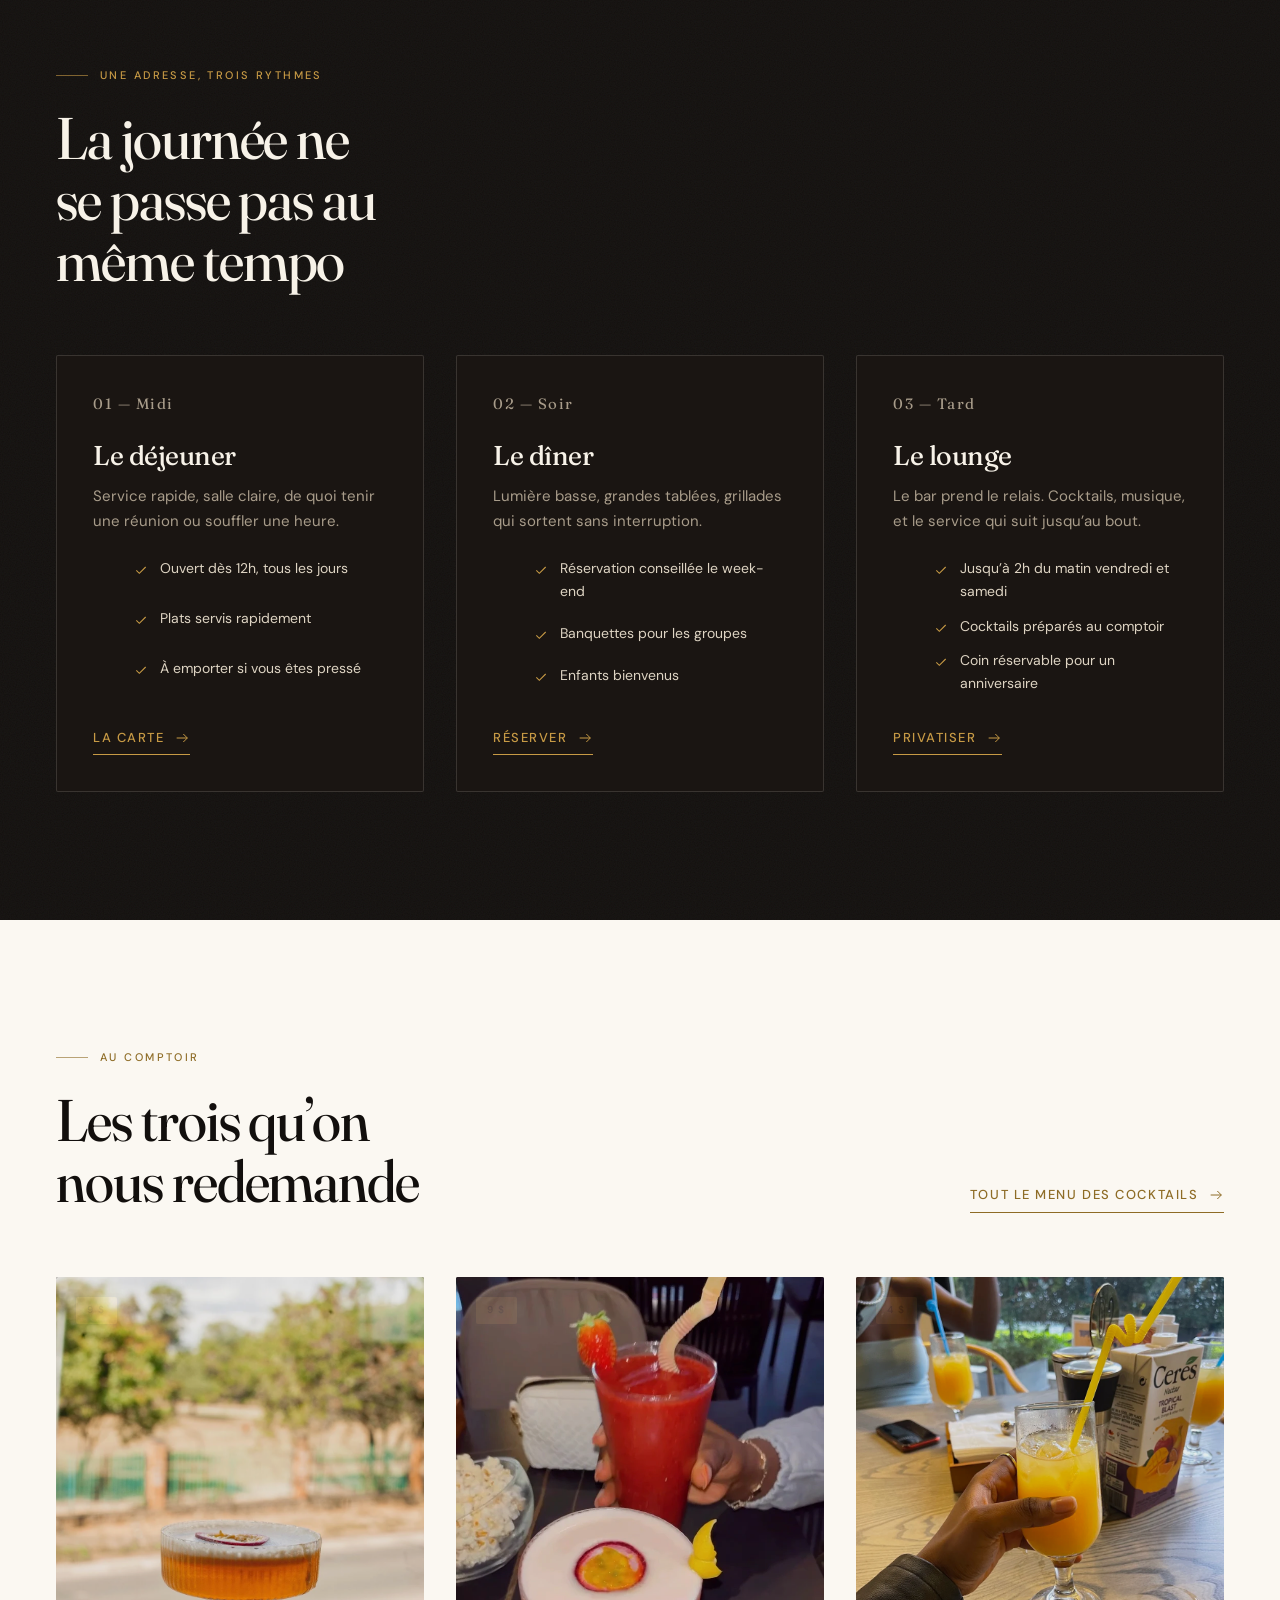
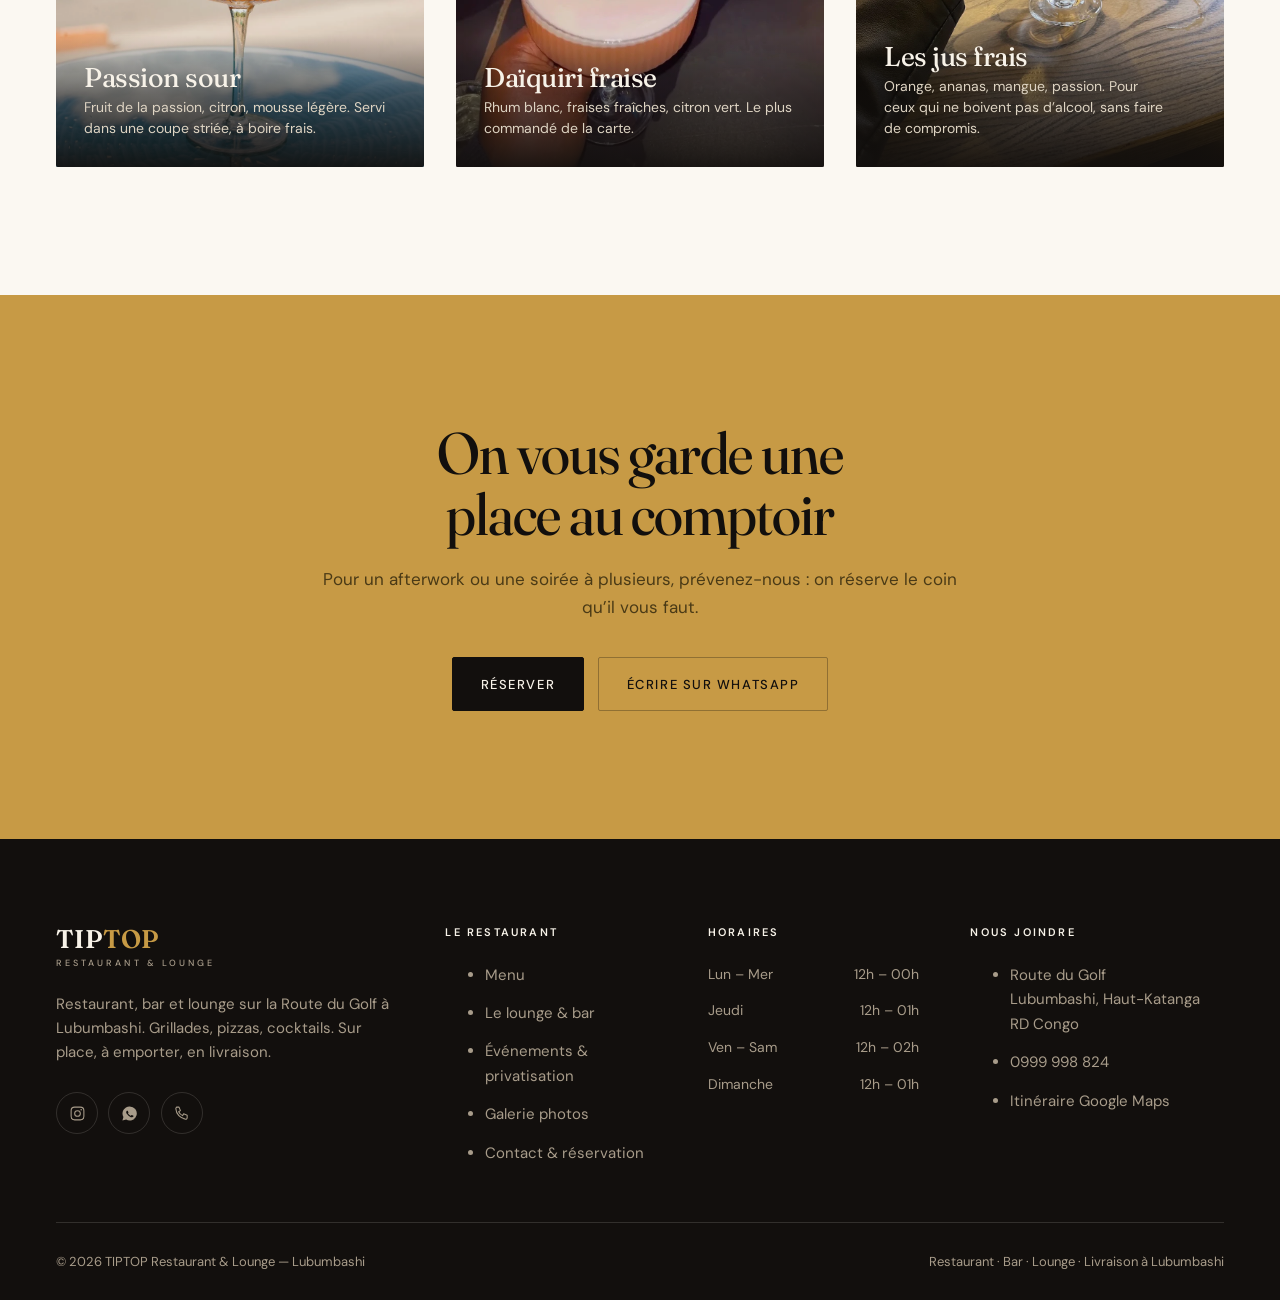
<file: lounge.html>
<!DOCTYPE html>
<html lang="fr">
<head>
<!-- COPIE DE DEMONSTRATION : indexation desactivee. Voir robots.txt. -->
<meta charset="utf-8">
<meta name="viewport" content="width=device-width,initial-scale=1">
<title>Le Lounge &amp; Bar — Cocktails et soirées à Lubumbashi | TIPTOP</title>
<meta name="description" content="Lounge bar à Lubumbashi, Route du Golf. Cocktails au shaker, bières et vins. Ouvert jusqu’à minuit, 2h du matin le vendredi et le samedi.">
<link rel="canonical" href="https://www.tiptoplubumbashi.cd/lounge.html">
<meta name="robots" content="noindex,nofollow">
<meta name="theme-color" content="#120F0D">

<meta property="og:type" content="website">
<meta property="og:locale" content="fr_CD">
<meta property="og:site_name" content="TIPTOP Restaurant &amp; Lounge">
<meta property="og:title" content="Le Lounge &amp; Bar du TIPTOP — Lubumbashi">
<meta property="og:description" content="Cocktails au shaker, bières fraîches et soirées jusqu’à 2h du matin. Route du Golf, Lubumbashi.">
<meta property="og:url" content="https://www.tiptoplubumbashi.cd/lounge.html">
<meta property="og:image" content="https://www.tiptoplubumbashi.cd/assets/img/bar-cocktails-tiptop-lubumbashi.jpg">
<meta name="twitter:card" content="summary_large_image">

<link rel="icon" href="assets/img/favicon.svg" type="image/svg+xml">
<link rel="preconnect" href="https://fonts.googleapis.com">
<link rel="preconnect" href="https://fonts.gstatic.com" crossorigin>
<link href="https://fonts.googleapis.com/css2?family=DM+Sans:ital,opsz,wght@0,9..40,300..700;1,9..40,400&family=Fraunces:ital,opsz,wght,SOFT,WONK@0,9..144,300..700,0..100,0..1;1,9..144,300..700,0..100,0..1&display=swap" rel="stylesheet">
<link rel="stylesheet" href="assets/css/style.css">

<script type="application/ld+json">
{
  "@context": "https://schema.org",
  "@type": "BreadcrumbList",
  "itemListElement": [
    { "@type": "ListItem", "position": 1, "name": "Accueil", "item": "https://www.tiptoplubumbashi.cd/" },
    { "@type": "ListItem", "position": 2, "name": "Le lounge", "item": "https://www.tiptoplubumbashi.cd/lounge.html" }
  ]
}
</script>
</head>
<body>

<a href="#principal" class="sr">Aller au contenu</a>

<div class="annonce">
  <div class="enveloppe annonce__in">
    <span class="annonce__etat" data-etat><span class="pastille"></span><span data-etat-texte>Ouvert aujourd’hui</span></span>
    <span class="annonce__liens">
      <a href="index.html#infos">Route du Golf, Lubumbashi</a>
      <a href="tel:+243999998824" class="annonce__tel">0999 998 824</a>
    </span>
  </div>
</div>

<header class="entete">
  <div class="enveloppe entete__in">
    <a href="index.html" class="marque" aria-label="TIPTOP Restaurant et Lounge, accueil">
      <span class="marque__nom">TIP<span>TOP</span></span>
      <span class="marque__sous">Restaurant &amp; Lounge</span>
    </a>
    <nav class="nav" id="menu-principal" aria-label="Navigation principale">
      <a href="index.html">Accueil</a>
      <a href="carte.html">Menu</a>
      <a href="lounge.html" aria-current="page">Le lounge</a>
      <a href="evenements.html">Événements</a>
      <a href="galerie.html">Galerie</a>
      <a href="contact.html">Contact</a>
      <a href="contact.html#reserver" class="btn btn--or btn--petit">Réserver</a>
    </nav>
    <div class="entete__actions">
      <a href="contact.html#reserver" class="btn btn--or btn--petit">Réserver une table</a>
      <button class="burger" aria-label="Ouvrir le menu" aria-expanded="false" aria-controls="menu-principal"><span></span></button>
    </div>
  </div>
</header>
<div class="voile" hidden></div>

<main id="principal">

  <section class="heros-page">
    <div class="heros-page__media">
      <img src="assets/img/bar-cocktails-tiptop-lubumbashi.webp"
           alt="Barman du TIPTOP Lounge préparant un cocktail devant le comptoir en arches à Lubumbashi"
           width="1800" height="1200" fetchpriority="high">
    </div>
    <div class="enveloppe">
      <nav class="fil" aria-label="Fil d’Ariane"><a href="index.html">Accueil</a><span>/</span><span>Le lounge</span></nav>
      <h1>Le lounge &amp; le bar</h1>
      <p class="chapeau">
        Le comptoir en arches, les bouteilles bien rangées, le shaker qui travaille.
        À partir de 20 heures, le TIPTOP baisse la lumière et monte le son.
      </p>
    </div>
  </section>

  <section class="section">
    <div class="enveloppe presentation__grille">
      <div class="presentation__texte reveal">
        <p class="surtitre">L’ambiance</p>
        <h2>Un bar où l’on reste après le dessert</h2>
        <p class="chapeau">
          Beaucoup de restaurants ferment leur bar quand la cuisine s’arrête.
          Ici, c’est l’inverse&nbsp;: c’est souvent à ce moment-là que la soirée commence.
        </p>
        <p>
          Les fauteuils bas autour des tables en laiton, le carrelage vert d’eau,
          les suspensions en verre — la salle a été dessinée pour qu’on s’y installe,
          pas pour qu’on y passe. Vous venez dîner, vous restez boire un verre&nbsp;;
          vous venez pour un verre, vous finissez par commander des ailes de poulet.
        </p>
        <p>
          Le week-end, la musique prend le dessus et le service tient jusqu’à
          deux heures du matin.
        </p>
        <a href="carte.html#cocktails" class="lien-fleche">
          Voir la carte des cocktails
          <svg viewBox="0 0 24 24" fill="none" stroke="currentColor" stroke-width="1.5" width="16" height="16"><path d="M4 12h16m-6-6 6 6-6 6"/></svg>
        </a>
      </div>

      <div class="presentation__media reveal" data-delai="1">
        <div class="cadre devoile">
          <img src="assets/img/cocktails-tiptop-lounge-lubumbashi.webp"
               alt="Deux cocktails, daïquiri fraise et sour passion, servis au lounge du TIPTOP à Lubumbashi"
               width="720" height="1280" loading="lazy">
        </div>
        <div class="vignette">
          <img src="assets/img/comptoir-bar-tiptop-restaurant-lubumbashi.webp"
               alt="Le comptoir du bar TIPTOP et ses niches en arche éclairées"
               width="1800" height="1200" loading="lazy">
        </div>
      </div>
    </div>
  </section>

  <!-- Trois temps -->
  <section class="section sombre">
    <div class="enveloppe">
      <div class="tete reveal">
        <div class="tete__gauche">
          <p class="surtitre surtitre--clair">Une adresse, trois rythmes</p>
          <h2>La journée ne se passe pas au même tempo</h2>
        </div>
      </div>

      <div class="offres cascade">
        <article class="offre">
          <p class="offre__num">01 — Midi</p>
          <h3>Le déjeuner</h3>
          <p>Service rapide, salle claire, de quoi tenir une réunion ou souffler une heure.</p>
          <ul>
            <li><svg viewBox="0 0 24 24" fill="none" stroke="currentColor" stroke-width="1.6"><path d="m5 12.5 4.5 4.5L19 7.5"/></svg><span>Ouvert dès 12h, tous les jours</span></li>
            <li><svg viewBox="0 0 24 24" fill="none" stroke="currentColor" stroke-width="1.6"><path d="m5 12.5 4.5 4.5L19 7.5"/></svg><span>Plats servis rapidement</span></li>
            <li><svg viewBox="0 0 24 24" fill="none" stroke="currentColor" stroke-width="1.6"><path d="m5 12.5 4.5 4.5L19 7.5"/></svg><span>À emporter si vous êtes pressé</span></li>
          </ul>
          <a href="carte.html" class="lien-fleche">La carte
            <svg viewBox="0 0 24 24" fill="none" stroke="currentColor" stroke-width="1.5" width="16" height="16"><path d="M4 12h16m-6-6 6 6-6 6"/></svg>
          </a>
        </article>

        <article class="offre" data-delai="1">
          <p class="offre__num">02 — Soir</p>
          <h3>Le dîner</h3>
          <p>Lumière basse, grandes tablées, grillades qui sortent sans interruption.</p>
          <ul>
            <li><svg viewBox="0 0 24 24" fill="none" stroke="currentColor" stroke-width="1.6"><path d="m5 12.5 4.5 4.5L19 7.5"/></svg><span>Réservation conseillée le week-end</span></li>
            <li><svg viewBox="0 0 24 24" fill="none" stroke="currentColor" stroke-width="1.6"><path d="m5 12.5 4.5 4.5L19 7.5"/></svg><span>Banquettes pour les groupes</span></li>
            <li><svg viewBox="0 0 24 24" fill="none" stroke="currentColor" stroke-width="1.6"><path d="m5 12.5 4.5 4.5L19 7.5"/></svg><span>Enfants bienvenus</span></li>
          </ul>
          <a href="contact.html#reserver" class="lien-fleche">Réserver
            <svg viewBox="0 0 24 24" fill="none" stroke="currentColor" stroke-width="1.5" width="16" height="16"><path d="M4 12h16m-6-6 6 6-6 6"/></svg>
          </a>
        </article>

        <article class="offre" data-delai="2">
          <p class="offre__num">03 — Tard</p>
          <h3>Le lounge</h3>
          <p>Le bar prend le relais. Cocktails, musique, et le service qui suit jusqu’au bout.</p>
          <ul>
            <li><svg viewBox="0 0 24 24" fill="none" stroke="currentColor" stroke-width="1.6"><path d="m5 12.5 4.5 4.5L19 7.5"/></svg><span>Jusqu’à 2h du matin vendredi et samedi</span></li>
            <li><svg viewBox="0 0 24 24" fill="none" stroke="currentColor" stroke-width="1.6"><path d="m5 12.5 4.5 4.5L19 7.5"/></svg><span>Cocktails préparés au comptoir</span></li>
            <li><svg viewBox="0 0 24 24" fill="none" stroke="currentColor" stroke-width="1.6"><path d="m5 12.5 4.5 4.5L19 7.5"/></svg><span>Coin réservable pour un anniversaire</span></li>
          </ul>
          <a href="evenements.html" class="lien-fleche">Privatiser
            <svg viewBox="0 0 24 24" fill="none" stroke="currentColor" stroke-width="1.5" width="16" height="16"><path d="M4 12h16m-6-6 6 6-6 6"/></svg>
          </a>
        </article>
      </div>
    </div>
  </section>

  <!-- Signatures -->
  <section class="section">
    <div class="enveloppe">
      <div class="tete reveal">
        <div class="tete__gauche">
          <p class="surtitre">Au comptoir</p>
          <h2>Les trois qu’on nous redemande</h2>
        </div>
        <a href="carte.html#cocktails" class="lien-fleche">
          Tout le menu des cocktails
          <svg viewBox="0 0 24 24" fill="none" stroke="currentColor" stroke-width="1.5" width="16" height="16"><path d="M4 12h16m-6-6 6 6-6 6"/></svg>
        </a>
      </div>

      <div class="plats cascade">
        <a href="carte.html#cocktails" class="plat">
          <span class="plat__etiq">9 $</span>
          <img src="assets/img/cocktail-signature-passion-tiptop-lubumbashi.webp"
               alt="Passion sour, cocktail signature du TIPTOP Lounge à Lubumbashi"
               width="900" height="1350" loading="lazy">
          <div class="plat__texte">
            <h3>Passion sour</h3>
            <p>Fruit de la passion, citron, mousse légère. Servi dans une coupe striée, à boire frais.</p>
          </div>
        </a>
        <a href="carte.html#cocktails" class="plat" data-delai="1">
          <span class="plat__etiq">9 $</span>
          <img src="assets/img/cocktails-tiptop-lounge-lubumbashi.webp"
               alt="Daïquiri fraise servi au bar du TIPTOP à Lubumbashi"
               width="720" height="1280" loading="lazy">
          <div class="plat__texte">
            <h3>Daïquiri fraise</h3>
            <p>Rhum blanc, fraises fraîches, citron vert. Le plus commandé de la carte.</p>
          </div>
        </a>
        <a href="carte.html#boissons" class="plat" data-delai="2">
          <span class="plat__etiq">4 $</span>
          <img src="assets/img/jus-naturel-tiptop-lubumbashi.webp"
               alt="Jus de fruits frais servi au TIPTOP Restaurant à Lubumbashi"
               width="1012" height="1350" loading="lazy">
          <div class="plat__texte">
            <h3>Les jus frais</h3>
            <p>Orange, ananas, mangue, passion. Pour ceux qui ne boivent pas d’alcool, sans faire de compromis.</p>
          </div>
        </a>
      </div>
    </div>
  </section>

  <section class="bande section">
    <div class="enveloppe">
      <h2 class="reveal">On vous garde une place au comptoir</h2>
      <p class="reveal">
        Pour un afterwork ou une soirée à plusieurs, prévenez-nous&nbsp;: on réserve
        le coin qu’il vous faut.
      </p>
      <div class="bande__ctas reveal">
        <a href="contact.html#reserver" class="btn">Réserver</a>
        <a href="https://wa.me/243999998824" class="btn btn--fantome" target="_blank" rel="noopener">Écrire sur WhatsApp</a>
      </div>
    </div>
  </section>

</main>

<footer class="pied">
  <div class="enveloppe">
    <div class="pied__grille">
      <div class="pied__a-propos">
        <span class="marque">
          <span class="marque__nom">TIP<span style="color:var(--or)">TOP</span></span>
          <span class="marque__sous">Restaurant &amp; Lounge</span>
        </span>
        <p>Restaurant, bar et lounge sur la Route du Golf à Lubumbashi. Grillades, pizzas, cocktails. Sur place, à emporter, en livraison.</p>
        <div class="reseaux">
          <a href="https://www.instagram.com/tip_top_restaurant_lounge" target="_blank" rel="noopener" aria-label="Instagram"><svg viewBox="0 0 24 24" fill="none" stroke="currentColor" stroke-width="1.5"><rect x="3" y="3" width="18" height="18" rx="5"/><circle cx="12" cy="12" r="4"/><circle cx="17.2" cy="6.8" r="1.1" fill="currentColor" stroke="none"/></svg></a>
          <a href="https://wa.me/243999998824" target="_blank" rel="noopener" aria-label="WhatsApp"><svg viewBox="0 0 24 24" fill="currentColor"><path d="M12 2a10 10 0 0 0-8.6 15L2 22l5.2-1.4A10 10 0 1 0 12 2Zm5.3 14.1c-.2.6-1.3 1.2-1.8 1.2-.5.1-1 .1-1.7-.1a12 12 0 0 1-5.6-4.7c-.4-.6-.9-1.5-.9-2.4s.5-1.4.7-1.6c.2-.2.4-.3.6-.3h.5c.2 0 .4 0 .6.4l.8 1.9c.1.2 0 .4-.1.5l-.4.5c-.1.2-.3.3-.1.6a9 9 0 0 0 3.6 3c.3.2.5.1.6 0l.8-.9c.2-.2.4-.2.6-.1l1.8.9c.2.1.4.2.4.3v.8Z"/></svg></a>
          <a href="tel:+243999998824" aria-label="Téléphone"><svg viewBox="0 0 24 24" fill="none" stroke="currentColor" stroke-width="1.5" stroke-linecap="round" stroke-linejoin="round"><path d="M5 3h3.5l2 5-2.5 1.5a12 12 0 0 0 5.5 5.5L15 12.5l5 2V18a2 2 0 0 1-2.2 2A16 16 0 0 1 4 5.2 2 2 0 0 1 6 3"/></svg></a>
        </div>
      </div>
      <div>
        <h4>Le restaurant</h4>
        <ul>
          <li><a href="carte.html">Menu</a></li>
          <li><a href="lounge.html">Le lounge &amp; bar</a></li>
          <li><a href="evenements.html">Événements &amp; privatisation</a></li>
          <li><a href="galerie.html">Galerie photos</a></li>
          <li><a href="contact.html">Contact &amp; réservation</a></li>
        </ul>
      </div>
      <div>
        <h4>Horaires</h4>
        <ul class="pied__horaires">
          <li><span>Lun – Mer</span><span>12h – 00h</span></li>
          <li><span>Jeudi</span><span>12h – 01h</span></li>
          <li><span>Ven – Sam</span><span>12h – 02h</span></li>
          <li><span>Dimanche</span><span>12h – 01h</span></li>
        </ul>
      </div>
      <div>
        <h4>Nous joindre</h4>
        <ul>
          <li>Route du Golf<br>Lubumbashi, Haut-Katanga<br>RD Congo</li>
          <li><a href="tel:+243999998824">0999 998 824</a></li>
          <li><a href="https://www.google.com/maps/place/TIPTOP+Restaurant+%26+Lounge/@-11.651495,27.4494089,17z" target="_blank" rel="noopener">Itinéraire Google Maps</a></li>
        </ul>
      </div>
    </div>
    <div class="pied__bas">
      <span>© <span data-annee>2026</span> TIPTOP Restaurant &amp; Lounge — Lubumbashi</span>
      <span>Restaurant · Bar · Lounge · Livraison à Lubumbashi</span>
    </div>
  </div>
</footer>

<a href="https://wa.me/243999998824" class="flottant" target="_blank" rel="noopener" aria-label="Nous écrire sur WhatsApp">
  <svg viewBox="0 0 24 24" fill="currentColor"><path d="M12 2a10 10 0 0 0-8.6 15L2 22l5.2-1.4A10 10 0 1 0 12 2Zm5.3 14.1c-.2.6-1.3 1.2-1.8 1.2-.5.1-1 .1-1.7-.1a12 12 0 0 1-5.6-4.7c-.4-.6-.9-1.5-.9-2.4s.5-1.4.7-1.6c.2-.2.4-.3.6-.3h.5c.2 0 .4 0 .6.4l.8 1.9c.1.2 0 .4-.1.5l-.4.5c-.1.2-.3.3-.1.6a9 9 0 0 0 3.6 3c.3.2.5.1.6 0l.8-.9c.2-.2.4-.2.6-.1l1.8.9c.2.1.4.2.4.3v.8Z"/></svg>
</a>

<script src="assets/js/main.js" defer></script>
</body>
</html>
</file>
<file: assets/css/style.css>
/* ==========================================================================
   TIPTOP Restaurant & Lounge — Lubumbashi
   Feuille de style principale
   ========================================================================== */

/* --- 1. Reset ------------------------------------------------------------ */
*,*::before,*::after{box-sizing:border-box}
html{-webkit-text-size-adjust:100%;scroll-behavior:smooth;overflow-x:clip}
@media (prefers-reduced-motion:reduce){html{scroll-behavior:auto}
  *,*::before,*::after{animation-duration:.01ms!important;transition-duration:.01ms!important}}
body,h1,h2,h3,h4,p,figure,blockquote,dl,dd,ul,ol{margin:0}
ul[class],ol[class]{list-style:none;padding:0}
/* `height:auto` est indispensable : sans lui, l'attribut height="1350" du
   HTML impose sa hauteur et l'`aspect-ratio` des règles plus bas est ignoré.
   Les images s'affichaient alors à leur hauteur d'origine. */
img,picture,svg{max-width:100%;height:auto;display:block}
input,button,textarea,select{font:inherit;color:inherit}
button{background:none;border:0;cursor:pointer}
a{text-decoration:none;color:inherit}
table{border-collapse:collapse;width:100%}

/* --- 2. Jetons de design ------------------------------------------------- */
:root{
  --noir:#120F0D;
  --noir-2:#1A1512;
  --noir-3:#241D19;
  --creme:#F7F2E8;
  --creme-2:#DED4C3;
  --creme-3:#A89C8A;
  --or:#C79A45;
  --or-clair:#E6C684;
  --or-sombre:#8E6C26;
  --brique:#A8472A;
  --vert:#4E7A4A;

  --papier:#FBF8F2;
  --papier-2:#F2EBDE;
  --trait:rgba(18,15,13,.12);
  --trait-clair:rgba(247,242,232,.14);

  --display:"Fraunces",ui-serif,Georgia,"Times New Roman",serif;
  --texte:"DM Sans",-apple-system,BlinkMacSystemFont,"Segoe UI",Roboto,sans-serif;

  --h-entete:79px;            /* 78px de contenu + 1px de filet */
  --gouttiere:clamp(1.25rem,5vw,3.5rem);
  --max:1280px;
  --section-y:clamp(4.5rem,10vw,9rem);

  --r:2px;
  --ombre:0 1px 2px rgba(18,15,13,.05),0 12px 36px -12px rgba(18,15,13,.22);
  --t:420ms cubic-bezier(.2,.7,.3,1);
}

/* --- 3. Base ------------------------------------------------------------- */
body{
  font-family:var(--texte);
  font-size:clamp(1rem,.96rem + .2vw,1.0625rem);
  line-height:1.65;
  color:var(--noir);
  background:var(--papier);
  /* `clip` et non `hidden` : `hidden` ferait du body un conteneur de
     défilement et casserait le `position:sticky` de l'en-tête. */
  overflow-x:clip;
}
body.nav-ouverte{overflow:hidden}

h1,h2,h3,h4,.display{
  font-family:var(--display);
  font-weight:450;
  font-variation-settings:"SOFT" 18,"WONK" 1,"opsz" 110;
  line-height:1.04;
  letter-spacing:-.018em;
  text-wrap:balance;
}
h1{font-size:clamp(2.6rem,1.6rem + 4.6vw,5.4rem)}
h2{font-size:clamp(2rem,1.35rem + 2.9vw,3.7rem)}
h3{font-size:clamp(1.3rem,1.15rem + .7vw,1.7rem);font-variation-settings:"SOFT" 18,"WONK" 0,"opsz" 40}
h4{font-size:1.0625rem;font-variation-settings:"SOFT" 10,"WONK" 0,"opsz" 24}
p{text-wrap:pretty}
em{font-style:italic;font-variation-settings:"SOFT" 40,"WONK" 1}

::selection{background:var(--or);color:var(--noir)}
:focus-visible{outline:2px solid var(--or);outline-offset:3px}

/* --- 4. Utilitaires ------------------------------------------------------ */
.enveloppe{width:100%;max-width:var(--max);margin-inline:auto;padding-inline:var(--gouttiere)}
.enveloppe--etroite{max-width:980px}
.section{padding-block:var(--section-y)}
.sr{position:absolute;width:1px;height:1px;padding:0;margin:-1px;overflow:hidden;clip:rect(0,0,0,0);white-space:nowrap;border:0}

.surtitre{
  display:flex;align-items:center;gap:.75rem;
  font-size:.6875rem;font-weight:500;letter-spacing:.22em;text-transform:uppercase;
  color:var(--or-sombre);margin-bottom:1.5rem;
}
.surtitre::before{content:"";width:2rem;height:1px;background:currentColor;opacity:.6;flex:none}
.surtitre--clair{color:var(--or)}
.surtitre--centre{justify-content:center}

.chapeau{
  font-size:clamp(1.0625rem,1rem + .35vw,1.25rem);
  line-height:1.6;color:#4A403A;max-width:58ch;
}
.sombre .chapeau,.heros-page .chapeau,.lounge .chapeau{color:var(--creme-2)}

.plume{color:var(--or);font-variation-settings:"SOFT" 40,"WONK" 1;font-style:italic}

.sombre{background:var(--noir);color:var(--creme);position:relative;isolation:isolate}
.sombre::after{
  content:"";position:absolute;inset:0;z-index:-1;pointer-events:none;
  background-image:url("data:image/svg+xml,%3Csvg xmlns='http://www.w3.org/2000/svg' width='160' height='160'%3E%3Cfilter id='n'%3E%3CfeTurbulence type='fractalNoise' baseFrequency='.85' numOctaves='3'/%3E%3C/filter%3E%3Crect width='160' height='160' filter='url(%23n)' opacity='.05'/%3E%3C/svg%3E");
}
.sombre h2,.sombre h3,.sombre h4{color:var(--creme)}

/* --- 5. Boutons ---------------------------------------------------------- */
.btn{
  --bg:var(--noir);--fg:var(--creme);--bd:var(--noir);
  display:inline-flex;align-items:center;justify-content:center;gap:.6rem;
  padding:.95rem 1.75rem;border:1px solid var(--bd);background:var(--bg);color:var(--fg);
  font-size:.8125rem;font-weight:500;letter-spacing:.12em;text-transform:uppercase;
  border-radius:var(--r);
  transition:background var(--t),color var(--t),border-color var(--t),transform 180ms ease;
}
.btn:hover{transform:translateY(-2px)}
.btn:active{transform:translateY(0)}
.btn svg{width:1em;height:1em;flex:none}

.btn--or{--bg:var(--or);--fg:var(--noir);--bd:var(--or)}
.btn--or:hover{--bg:var(--or-clair);--bd:var(--or-clair)}
.btn--fantome{--bg:transparent;--fg:var(--noir);--bd:rgba(18,15,13,.3)}
.btn--fantome:hover{--bg:var(--noir);--fg:var(--creme);--bd:var(--noir)}
.btn--fantome-clair{--bg:transparent;--fg:var(--creme);--bd:rgba(247,242,232,.35)}
.btn--fantome-clair:hover{--bg:var(--creme);--fg:var(--noir);--bd:var(--creme)}
.btn--petit{padding:.7rem 1.2rem;font-size:.75rem}

.lien-fleche{
  display:inline-flex;align-items:center;gap:.6rem;
  font-size:.8125rem;font-weight:500;letter-spacing:.12em;text-transform:uppercase;
  color:var(--or-sombre);padding-bottom:.35rem;border-bottom:1px solid currentColor;
  transition:gap 240ms ease,color var(--t);
}
.lien-fleche:hover{gap:1rem}
.sombre .lien-fleche,.lounge .lien-fleche{color:var(--or)}

/* --- 6. Bandeau annonce -------------------------------------------------- */
.annonce{background:var(--noir);color:var(--creme-2);font-size:.75rem;letter-spacing:.06em}
.annonce__in{display:flex;align-items:center;justify-content:space-between;gap:1.5rem;min-height:40px;padding-block:.5rem}
.annonce__etat{display:inline-flex;align-items:center;gap:.5rem;font-weight:500}
.pastille{width:7px;height:7px;border-radius:50%;background:var(--vert);flex:none;position:relative}
.pastille::after{content:"";position:absolute;inset:-4px;border-radius:50%;border:1px solid currentColor;color:var(--vert);opacity:.45;animation:pulse 2.6s ease-out infinite}
.pastille--ferme{background:var(--brique)}
.pastille--ferme::after{color:var(--brique)}
@keyframes pulse{0%{transform:scale(.6);opacity:.6}100%{transform:scale(1.5);opacity:0}}
.annonce__liens{display:flex;gap:1.75rem;align-items:center}
.annonce__liens a{opacity:.85;transition:opacity var(--t),color var(--t)}
.annonce__liens a:hover{opacity:1;color:var(--or-clair)}
@media (max-width:860px){.annonce__liens a:not(.annonce__tel){display:none}}
@media (max-width:520px){.annonce__etat .detail{display:none}}

/* --- 7. En-tête ---------------------------------------------------------- */
/* L'en-tête flotte par-dessus la photo du héros : pas de bandeau clair
   qui coupe l'image en haut. Il ne devient opaque qu'au défilement. */
.entete{
  position:sticky;top:0;z-index:60;
  background:transparent;
  border-bottom:1px solid transparent;
  color:var(--creme);
  transition:background var(--t),color var(--t),border-color var(--t),box-shadow var(--t);
}
/* Voile sombre très léger, pour que le menu reste lisible sur une photo claire */
.entete::before{
  content:"";position:absolute;inset:0;z-index:-1;pointer-events:none;
  background:linear-gradient(to bottom,rgba(18,15,13,.5),rgba(18,15,13,.12) 70%,transparent);
  transition:opacity var(--t);
}
.entete .marque__nom span{color:var(--or-clair)}
.entete .marque__sous{color:rgba(247,242,232,.6)}
.entete .nav a[aria-current="page"]{color:var(--or-clair)}
.entete .burger span,
.entete .burger span::before,
.entete .burger span::after{background:var(--creme)}

/* État opaque, dès que l'on quitte le haut de la page */
.entete--collee{
  background:rgba(251,248,242,.94);backdrop-filter:blur(14px);
  color:var(--noir);border-bottom-color:var(--trait);
  box-shadow:0 1px 24px rgba(18,15,13,.09);
}
.entete--collee::before{opacity:0}
.entete--collee .marque__nom span{color:var(--or-sombre)}
.entete--collee .marque__sous{color:var(--creme-3)}
.entete--collee .nav a[aria-current="page"]{color:var(--or-sombre)}
.entete--collee .burger span,
.entete--collee .burger span::before,
.entete--collee .burger span::after{background:var(--noir)}

.entete__in{display:flex;align-items:center;justify-content:space-between;gap:2rem;min-height:78px}

/* Le héros remonte sous l'en-tête pour que la photo occupe toute la hauteur */
.heros,.heros-page{margin-top:calc(-1 * var(--h-entete))}

.marque{display:flex;flex-direction:column;line-height:1;flex:none}
.marque__nom{
  font-family:var(--display);font-size:1.5rem;font-weight:600;
  font-variation-settings:"SOFT" 12,"WONK" 0,"opsz" 40;letter-spacing:.01em;
}
.marque__nom span{color:var(--or-sombre)}
.marque__sous{font-size:.5625rem;letter-spacing:.34em;text-transform:uppercase;color:var(--creme-3);margin-top:.4rem;font-weight:500}

.nav{display:flex;align-items:center;gap:2.1rem}
.nav a{font-size:.8125rem;font-weight:500;letter-spacing:.08em;text-transform:uppercase;position:relative;padding-block:.4rem;transition:color var(--t)}
.nav a::after{content:"";position:absolute;left:0;bottom:0;width:100%;height:1px;background:var(--or);transform:scaleX(0);transform-origin:right;transition:transform 340ms cubic-bezier(.2,.7,.3,1)}
.nav a:hover::after,.nav a[aria-current="page"]::after{transform:scaleX(1);transform-origin:left}
.nav a[aria-current="page"]{color:var(--or-sombre)}

.entete__actions{display:flex;align-items:center;gap:1rem;flex:none}
/* Le bouton d'appel vit dans .entete__actions sur grand écran
   et dans le panneau de navigation sur mobile — jamais les deux. */
@media (min-width:1041px){.nav > .btn{display:none}}

.burger{display:none;width:44px;height:44px;align-items:center;justify-content:center;margin-right:-10px}
.burger span{display:block;width:22px;height:1.5px;background:var(--noir);position:relative;transition:background 160ms}
.burger span::before,.burger span::after{content:"";position:absolute;left:0;width:22px;height:1.5px;background:var(--noir);transition:transform var(--t),top var(--t)}
.burger span::before{top:-7px}
.burger span::after{top:7px}
.nav-ouverte .burger span{background:transparent}
.nav-ouverte .burger span::before{top:0;transform:rotate(45deg)}
.nav-ouverte .burger span::after{top:0;transform:rotate(-45deg)}
.voile{display:none}

@media (max-width:1040px){
  .burger{display:flex;z-index:80}
  .nav{
    position:fixed;inset:0 0 0 auto;width:min(380px,86vw);
    background:var(--noir);color:var(--creme);
    flex-direction:column;align-items:flex-start;justify-content:center;gap:0;
    padding:2rem var(--gouttiere);
    transform:translateX(100%);transition:transform 520ms cubic-bezier(.16,.84,.26,1);
    z-index:70;
  }
  .nav-ouverte .nav{transform:translateX(0)}
  .nav a{
    font-family:var(--display);font-size:1.9rem;text-transform:none;letter-spacing:-.01em;
    padding-block:.65rem;width:100%;border-bottom:1px solid var(--trait-clair);
    font-variation-settings:"SOFT" 18,"WONK" 0,"opsz" 40;
  }
  .nav a::after{display:none}
  .nav a[aria-current="page"]{color:var(--or)}
  .nav .btn{margin-top:2rem;width:100%}
  .entete__actions .btn{display:none}
  .nav-ouverte .burger span::before,.nav-ouverte .burger span::after{background:var(--creme)}
  .voile{display:block;position:fixed;inset:0;background:rgba(18,15,13,.55);opacity:0;visibility:hidden;transition:opacity var(--t),visibility var(--t);z-index:65}
  .nav-ouverte .voile{opacity:1;visibility:visible}
}

/* --- 8. Héros ------------------------------------------------------------ */
.heros{position:relative;min-height:min(92vh,880px);display:flex;align-items:flex-end;color:var(--creme);isolation:isolate;overflow:hidden}
.heros__media{position:absolute;inset:0;z-index:-2}
.heros__media img{width:100%;height:100%;object-fit:cover;object-position:center 55%}

/* Carrousel : les vues se superposent et se fondent l'une dans l'autre */
.heros__vue{position:absolute;inset:0;margin:0;opacity:0;transition:opacity 1400ms cubic-bezier(.4,0,.2,1)}
.heros__vue.est-active{opacity:1}
.heros__vue img{animation:none}
/* Zoom lent (effet Ken Burns) uniquement sur la vue affichée */
.heros__vue.est-active img{animation:zoomLent 9000ms ease-out forwards}
@keyframes zoomLent{
  from{transform:scale(1.001)}
  to{transform:scale(1.085)}
}

/* Dans le flux, sous les boutons : en position absolue elles finissaient
   par chevaucher les appels à l'action sur un écran peu haut. */
.heros__points{display:flex;gap:.6rem;margin-top:2.25rem}
.heros__points button{
  width:34px;height:3px;border-radius:2px;background:rgba(247,242,232,.3);
  position:relative;overflow:hidden;transition:background var(--t);
}
.heros__points button:hover{background:rgba(247,242,232,.55)}
.heros__points button::after{
  content:"";position:absolute;inset:0;background:var(--or);
  transform:scaleX(0);transform-origin:left;
}
.heros__points button[aria-selected="true"]::after{
  animation:remplir var(--duree-vue,6000ms) linear forwards;
}
@keyframes remplir{from{transform:scaleX(0)}to{transform:scaleX(1)}}
@media (max-width:640px){.heros__points button{width:24px}}
@media (prefers-reduced-motion:reduce){
  .heros__vue{transition:none}
  .heros__vue.est-active img{animation:none}
  .heros__points button[aria-selected="true"]::after{animation:none;transform:scaleX(1)}
}
.heros::before{
  content:"";position:absolute;inset:0;z-index:-1;
  background:
    linear-gradient(to top,rgba(18,15,13,.94) 0%,rgba(18,15,13,.62) 38%,rgba(18,15,13,.22) 68%,rgba(18,15,13,.5) 100%),
    radial-gradient(120% 80% at 20% 100%,rgba(18,15,13,.6),transparent 60%);
}
.heros__in{padding-block:clamp(3rem,9vw,6.5rem) clamp(4rem,9vw,6.5rem);width:100%;padding-top:calc(var(--h-entete) + clamp(1.5rem,5vw,4rem))}

/* Écran peu haut (portable 13", fenêtre réduite) : on resserre le héros
   pour que les deux boutons restent visibles sans défiler. */
@media (max-height:760px){
  .heros{min-height:100svh}
  .heros h1{font-size:clamp(2rem,1.2rem + 3.4vw,3.2rem)}
  .heros__chapeau{font-size:1rem;margin-bottom:1.6rem;line-height:1.55}
  .note{margin-bottom:1rem}
  .heros__in{padding-bottom:clamp(3.5rem,8vw,5rem)}
  .machine__curseur{height:.78em}
}
.heros__contenu{max-width:52ch}
.heros h1{color:var(--creme);margin-bottom:1.5rem}
.heros h1 em{display:block;color:var(--or-clair)}

/* Machine à écrire : la hauteur est réservée d'avance pour que la
   ligne qui s'écrit ne fasse pas sauter le reste de la page. */
.machine{
  display:block;color:var(--or-clair);
  min-height:1.04em;        /* = line-height du h1 */
}
.machine__curseur{
  display:inline-block;width:.06em;height:.82em;
  background:var(--or);margin-left:.06em;vertical-align:-.04em;
  animation:clignote 1.1s steps(1) infinite;
}
@keyframes clignote{0%,49%{opacity:1}50%,100%{opacity:0}}
.machine--fini .machine__curseur{animation-duration:1.4s}
.heros__chapeau{color:var(--creme-2);font-size:clamp(1.0625rem,1rem + .4vw,1.3rem);max-width:48ch;margin-bottom:2.5rem;line-height:1.6}
.heros__ctas{display:flex;flex-wrap:wrap;gap:.85rem}

.note{display:inline-flex;align-items:center;gap:.7rem;margin-bottom:1.75rem;font-size:.8125rem;letter-spacing:.04em;color:var(--creme-2)}
.note__etoiles{display:flex;gap:.15rem;color:var(--or)}
.note__etoiles svg{width:14px;height:14px}
.note strong{color:var(--creme);font-weight:600}

.heros__defile{
  position:absolute;right:var(--gouttiere);bottom:clamp(3rem,9vw,6.5rem);
  writing-mode:vertical-rl;font-size:.6875rem;letter-spacing:.24em;text-transform:uppercase;
  color:var(--creme-2);display:flex;align-items:center;gap:1rem;
}
.heros__defile::after{content:"";width:1px;height:58px;background:linear-gradient(var(--or),transparent)}
@media (max-width:980px){.heros__defile{display:none}}

.heros-page{
  position:relative;color:var(--creme);isolation:isolate;overflow:hidden;
  padding-block:calc(var(--h-entete) + clamp(3rem,7vw,5.5rem)) clamp(4.5rem,11vw,8rem);
}
.heros-page__media{position:absolute;inset:0;z-index:-2}
/* Zoom très lent, à peine perceptible : donne vie à l'image fixe
   des pages intérieures sans distraire de la lecture. */
.heros-page__media img{width:100%;height:100%;object-fit:cover;animation:zoomPage 20s ease-out forwards}
@keyframes zoomPage{from{transform:scale(1.001)}to{transform:scale(1.07)}}
@media (prefers-reduced-motion:reduce){.heros-page__media img{animation:none}}
.heros-page::before{content:"";position:absolute;inset:0;z-index:-1;background:linear-gradient(to right,rgba(18,15,13,.94),rgba(18,15,13,.74) 55%,rgba(18,15,13,.55))}
.heros-page h1{color:var(--creme);max-width:18ch;margin-bottom:1.25rem}

.fil{display:flex;gap:.6rem;font-size:.75rem;letter-spacing:.1em;text-transform:uppercase;color:var(--creme-3);margin-bottom:1.75rem;flex-wrap:wrap}
.fil a{transition:color var(--t)}
.fil a:hover{color:var(--or)}
.fil span{opacity:.5}

/* --- 9. Bande atouts ----------------------------------------------------- */
.atouts{background:var(--noir-2);color:var(--creme);border-block:1px solid var(--trait-clair)}
.atouts__grille{display:grid;grid-template-columns:repeat(4,1fr)}
.atout{padding:2.4rem 1.75rem;display:flex;gap:1rem;align-items:flex-start;border-right:1px solid var(--trait-clair)}
.atout:last-child{border-right:0}
.atout svg{width:26px;height:26px;color:var(--or);flex:none;stroke-width:1.1}
.atout h4{margin-bottom:.3rem;letter-spacing:0;color:var(--creme)}
.atout p{font-size:.875rem;color:var(--creme-3);line-height:1.5}
@media (max-width:980px){.atouts__grille{grid-template-columns:repeat(2,1fr)}
  .atout:nth-child(2n){border-right:0}
  .atout:nth-child(-n+2){border-bottom:1px solid var(--trait-clair)}}
@media (max-width:540px){.atouts__grille{grid-template-columns:1fr}
  .atout{border-right:0;border-bottom:1px solid var(--trait-clair)}
  .atout:last-child{border-bottom:0}}

/* --- 10. Présentation ---------------------------------------------------- */
.presentation__grille{display:grid;grid-template-columns:1fr 1fr;gap:clamp(2.5rem,6vw,6rem);align-items:center}
.presentation__media{position:relative}
/* 3/4 = le format natif des photos verticales (1012 × 1350) : aucun recadrage.
   Le cadre isole la grande photo pour que son animation de dévoilement
   ne rogne pas la vignette qui déborde volontairement. */
.presentation__media .cadre{overflow:hidden;border-radius:var(--r)}
.presentation__media .cadre img{width:100%;aspect-ratio:3/4;object-fit:cover;display:block}
.vignette{position:absolute;right:-2.5rem;bottom:-2.5rem;width:46%;border:10px solid var(--papier);border-radius:var(--r);box-shadow:var(--ombre)}
.vignette img{aspect-ratio:1;object-fit:cover;width:100%}
.presentation__texte > * + *{margin-top:1.4rem}
.presentation__texte .btn,.presentation__texte .lien-fleche{margin-top:2.25rem}
.signature{font-family:var(--display);font-size:1.4rem;font-style:italic;font-variation-settings:"SOFT" 50,"WONK" 1,"opsz" 40;color:var(--or-sombre);margin-top:2rem}
@media (max-width:900px){.presentation__grille{grid-template-columns:1fr}
  .vignette{right:0;bottom:-1.75rem;width:38%;border-width:7px}
  .presentation__texte{margin-top:3rem}
  /* Sur une seule colonne, une photo verticale pleine largeur dépasserait
     la hauteur de l'écran : on la plafonne et on recadre. */
  .presentation__media .cadre img{max-height:min(68vh,560px)}}

.chiffres{display:flex;gap:clamp(1.5rem,4vw,3.5rem);flex-wrap:wrap}
.chiffre strong{display:block;font-family:var(--display);font-size:2.6rem;font-weight:500;color:var(--noir);line-height:1;font-variation-settings:"SOFT" 12,"WONK" 0,"opsz" 60}
.chiffre span{display:block;font-size:.75rem;letter-spacing:.14em;text-transform:uppercase;color:var(--creme-3);margin-top:.6rem}

/* --- 11. Entête de section ----------------------------------------------- */
.tete{display:flex;align-items:flex-end;justify-content:space-between;gap:2.5rem;margin-bottom:clamp(2.5rem,5vw,4rem)}
.tete__gauche{max-width:36ch}
.tete .chapeau{margin-top:1.25rem}
@media (max-width:820px){.tete{flex-direction:column;align-items:flex-start;gap:1.75rem}}

/* --- 12. Cartes plats ---------------------------------------------------- */
.plats{display:grid;grid-template-columns:repeat(3,1fr);gap:clamp(1.25rem,2.5vw,2rem)}
.plat{position:relative;overflow:hidden;border-radius:var(--r);isolation:isolate;background:var(--noir);display:block}
.plat img{width:100%;aspect-ratio:3/4;object-fit:cover;transition:transform 900ms cubic-bezier(.2,.7,.3,1);opacity:.92}
.plat:hover img{transform:scale(1.06)}
.plat__texte{position:absolute;inset:auto 0 0 0;padding:1.75rem;color:var(--creme);background:linear-gradient(to top,rgba(18,15,13,.94),rgba(18,15,13,.55) 55%,transparent)}
.plat__texte h3{margin-bottom:.4rem;color:var(--creme)}
.plat__texte p{font-size:.875rem;color:var(--creme-2);line-height:1.5}
.plat__etiq{position:absolute;top:1.25rem;left:1.25rem;background:var(--or);color:var(--noir);font-size:.625rem;font-weight:600;letter-spacing:.14em;text-transform:uppercase;padding:.35rem .7rem;border-radius:var(--r)}
@media (max-width:900px){.plats{grid-template-columns:repeat(2,1fr)}}
@media (max-width:560px){.plats{grid-template-columns:1fr}
  .plat img{aspect-ratio:4/3}}

/* --- 13. Section lounge -------------------------------------------------- */
.lounge{position:relative;color:var(--creme);isolation:isolate;overflow:hidden}
.lounge__media{position:absolute;inset:0;z-index:-2}
.lounge__media img{width:100%;height:100%;object-fit:cover}
.lounge::before{content:"";position:absolute;inset:0;z-index:-1;background:linear-gradient(105deg,rgba(18,15,13,.96) 32%,rgba(18,15,13,.74) 62%,rgba(18,15,13,.42))}
.lounge__contenu{max-width:52ch}
.lounge h2{color:var(--creme)}
.lounge h2 em{color:var(--or-clair)}
.lounge__liste{margin-top:2.5rem;display:grid;gap:1.1rem}
.lounge__liste li{display:flex;gap:.9rem;align-items:flex-start;font-size:.9375rem;color:var(--creme-2)}
.lounge__liste svg{width:18px;height:18px;color:var(--or);flex:none;margin-top:.25rem}
.lounge .btn{margin-top:2.75rem}

/* --- 14. Avis ------------------------------------------------------------ */
.avis{background:var(--papier-2)}
.avis__grille{display:grid;grid-template-columns:repeat(3,1fr);gap:clamp(1.25rem,2.5vw,2rem)}
.carte-avis{background:var(--papier);padding:2.25rem;border:1px solid var(--trait);border-radius:var(--r);display:flex;flex-direction:column;margin:0}
.carte-avis__etoiles{display:flex;gap:.15rem;color:var(--or);margin-bottom:1.25rem}
.carte-avis__etoiles svg{width:15px;height:15px}
.carte-avis blockquote{font-family:var(--display);font-size:1.125rem;line-height:1.5;font-variation-settings:"SOFT" 24,"WONK" 1,"opsz" 36;flex:1}
.carte-avis figcaption{margin-top:1.75rem;padding-top:1.25rem;border-top:1px solid var(--trait);font-size:.8125rem;color:var(--creme-3);letter-spacing:.04em}
.carte-avis figcaption strong{display:block;color:var(--noir);font-weight:600;font-size:.875rem;letter-spacing:0;margin-bottom:.2rem}
.avis__pied{margin-top:3rem;display:flex;align-items:center;justify-content:center;gap:1.25rem;flex-wrap:wrap}
@media (max-width:900px){.avis__grille{grid-template-columns:1fr}}

/* --- 15. Galerie --------------------------------------------------------- */
/* Mosaïque « justifiée » : la largeur de chaque tuile est proportionnelle
   au format de la photo, si bien qu'aucune n'est déformée ni recadrée.
   Chaque lien porte son ratio en --ar (1.5 pour une 3:2, .75 pour une 3:4). */
.mosaique{display:flex;flex-wrap:wrap;gap:.75rem}
.mosaique a{
  flex:1 1 calc(var(--ar,1) * 230px);min-width:140px;
  aspect-ratio:var(--ar,1);
  overflow:hidden;border-radius:var(--r);background:var(--noir-3);position:relative;display:block;
}
.mosaique img{width:100%;height:100%;object-fit:cover;transition:transform 820ms cubic-bezier(.2,.7,.3,1)}
.mosaique a::after{content:"";position:absolute;inset:0;background:rgba(18,15,13,0);transition:background var(--t)}
.mosaique a:hover img{transform:scale(1.06)}
.mosaique a:hover::after{background:rgba(18,15,13,.16)}
@media (max-width:620px){.mosaique a{flex-basis:calc(var(--ar,1) * 150px)}}

.galerie-filtres{display:flex;flex-wrap:wrap;gap:.5rem;margin-bottom:2.5rem;justify-content:center}
.galerie-filtres button{padding:.6rem 1.25rem;border:1px solid var(--trait);border-radius:100px;font-size:.75rem;letter-spacing:.1em;text-transform:uppercase;font-weight:500;transition:background var(--t),color var(--t),border-color var(--t)}
.galerie-filtres button:hover{border-color:var(--noir)}
.galerie-filtres button[aria-pressed="true"]{background:var(--noir);color:var(--creme);border-color:var(--noir)}
/* Mosaïque en colonnes : chaque photo garde ses proportions d'origine,
   verticale ou horizontale, sans recadrage. */
.galerie-grille{columns:3 280px;column-gap:.9rem}
.galerie-grille figure{
  margin:0 0 .9rem;break-inside:avoid;overflow:hidden;border-radius:var(--r);
  background:var(--noir-3);position:relative;cursor:zoom-in;
}
/* Plafond de hauteur : en une seule colonne, une photo verticale
   occuperait plus d'un écran à elle seule. */
.galerie-grille img{width:100%;height:auto;max-height:72vh;object-fit:cover;display:block;transition:transform 820ms cubic-bezier(.2,.7,.3,1)}
.galerie-grille figure::after{
  content:"";position:absolute;inset:0;background:rgba(18,15,13,0);transition:background var(--t);
}
.galerie-grille figure:hover img{transform:scale(1.05)}
.galerie-grille figure:hover::after{background:rgba(18,15,13,.14)}
.galerie-grille figure[hidden]{display:none}
@media (max-width:620px){.galerie-grille{columns:1}}

.visionneuse{position:fixed;inset:0;z-index:200;background:rgba(10,8,7,.96);display:none;align-items:center;justify-content:center;padding:clamp(1rem,4vw,3rem)}
.visionneuse.actif{display:flex}
.visionneuse img{max-width:100%;max-height:84vh;object-fit:contain;border-radius:var(--r)}
.visionneuse__fermer{position:absolute;top:1.5rem;right:1.5rem;width:44px;height:44px;color:var(--creme);border:1px solid var(--trait-clair);border-radius:50%;display:grid;place-items:center;transition:background var(--t),color var(--t)}
.visionneuse__fermer:hover{background:var(--creme);color:var(--noir)}
.visionneuse__nav{position:absolute;top:50%;transform:translateY(-50%);width:48px;height:48px;color:var(--creme);display:grid;place-items:center;border:1px solid var(--trait-clair);border-radius:50%;transition:background var(--t),color var(--t)}
.visionneuse__nav:hover{background:var(--creme);color:var(--noir)}
.visionneuse__prec{left:1.5rem}
.visionneuse__suiv{right:1.5rem}
.visionneuse__cpt{position:absolute;bottom:1.5rem;left:50%;transform:translateX(-50%);color:var(--creme-3);font-size:.8125rem;letter-spacing:.1em}
@media (max-width:640px){.visionneuse__nav{width:40px;height:40px}.visionneuse__prec{left:.5rem}.visionneuse__suiv{right:.5rem}}

/* --- 16. Bande CTA ------------------------------------------------------- */
.bande{background:var(--or);color:var(--noir);text-align:center}
.bande h2{max-width:20ch;margin:0 auto 1.25rem}
.bande p{max-width:54ch;margin:0 auto 2.25rem;color:#4A3A16}
.bande__ctas{display:flex;gap:.85rem;justify-content:center;flex-wrap:wrap}

/* --- 17. Infos pratiques ------------------------------------------------- */
.infos__grille{display:grid;grid-template-columns:1fr 1.15fr;gap:clamp(2.5rem,5vw,5rem)}
.horaires{width:100%;margin-top:1.5rem}
.horaires th,.horaires td{padding:.85rem 0;border-bottom:1px solid var(--trait-clair);text-align:left;font-size:.9375rem;font-weight:400}
.horaires th{color:var(--creme-2);font-weight:400;text-transform:capitalize}
.horaires td{text-align:right;color:var(--creme);font-variant-numeric:tabular-nums;letter-spacing:.02em}
.horaires tr.aujourdhui th,.horaires tr.aujourdhui td{color:var(--or-clair);font-weight:600}
.horaires tr.aujourdhui th::after{content:" · aujourd’hui";font-weight:400;font-size:.75rem;opacity:.75;text-transform:none}
.infos__bloc{margin-top:2.75rem}
.coord{display:grid;gap:1.4rem;margin-top:1.5rem}
.coord li{display:flex;gap:1rem;align-items:flex-start}
.coord svg{width:20px;height:20px;color:var(--or);flex:none;margin-top:.2rem;stroke-width:1.2}
.coord strong{display:block;font-size:.6875rem;letter-spacing:.18em;text-transform:uppercase;color:var(--creme-3);font-weight:500;margin-bottom:.3rem}
.coord a{transition:color var(--t)}
.coord a:hover{color:var(--or-clair)}
/* Le plan n'a pas besoin d'occuper toute la hauteur de la colonne :
   il reste lisible bien plus bas et la section raccourcit d'autant. */
.carte-geo{
  border-radius:var(--r);overflow:hidden;border:1px solid var(--trait-clair);
  background:var(--noir-3);height:clamp(260px,38vh,360px);align-self:start;position:sticky;top:calc(var(--h-entete) + 1.5rem);
}
.carte-geo iframe{width:100%;height:100%;border:0;display:block;filter:grayscale(.25) contrast(1.05)}
/* Version détaillée de la page contact : un peu plus haute, non collante */
.carte-geo--haute{height:clamp(340px,52vh,520px);position:static}
.horaires--serre th,.horaires--serre td{padding-block:.7rem}
@media (max-width:900px){.infos__grille{grid-template-columns:1fr}
  .carte-geo{position:static;height:clamp(240px,34vh,300px)}}

/* --- 18. Carte (menu) ---------------------------------------------------- */
.menu-nav{position:sticky;top:78px;z-index:40;background:rgba(251,248,242,.95);backdrop-filter:blur(14px);border-bottom:1px solid var(--trait)}
.menu-nav ul{display:flex;gap:2rem;overflow-x:auto;padding-block:1.1rem;scrollbar-width:none}
.menu-nav ul::-webkit-scrollbar{display:none}
.menu-nav a{font-size:.75rem;letter-spacing:.14em;text-transform:uppercase;font-weight:500;white-space:nowrap;color:var(--creme-3);transition:color var(--t);padding-block:.25rem;border-bottom:1px solid transparent;display:block}
.menu-nav a:hover,.menu-nav a.actif{color:var(--noir);border-color:var(--or)}

.carte-section{padding-block:clamp(3rem,6vw,5rem);border-bottom:1px solid var(--trait);scroll-margin-top:140px}
.carte-section:last-of-type{border-bottom:0}
.carte-section__tete{
  display:flex;align-items:flex-end;justify-content:space-between;
  gap:1.5rem 2.5rem;margin-bottom:2.5rem;flex-wrap:wrap;
}
.carte-section__titre{display:flex;align-items:baseline;gap:1.25rem;flex-wrap:wrap;flex:1 1 20rem}
.carte-section__tete h2{font-size:clamp(1.75rem,1.3rem + 1.8vw,2.6rem)}
.carte-section__tete p{font-size:.9375rem;color:var(--creme-3);font-style:italic;font-family:var(--display);font-variation-settings:"SOFT" 40,"WONK" 1,"opsz" 24}

/* Photo d'illustration d'une section, posée à droite du titre :
   elle tient dans la hauteur de l'en-tête et n'allonge donc pas la page. */
.carte-section__photo{
  flex:0 0 auto;width:min(310px,40%);aspect-ratio:16/10;margin:0;
  overflow:hidden;border-radius:var(--r);background:var(--noir-3);position:relative;
}
.carte-section__photo img{
  width:100%;height:100%;object-fit:cover;
  transition:transform 900ms cubic-bezier(.2,.7,.3,1);
}
.carte-section__photo:hover img{transform:scale(1.05)}
@media (max-width:720px){
  .carte-section__photo{width:100%;aspect-ratio:16/7;order:-1}
  .carte-section__tete{align-items:flex-start}
}

.carte-liste{display:grid;grid-template-columns:repeat(2,1fr);gap:0 clamp(2.5rem,5vw,4.5rem)}
/* Nom ........ prix sur la même ligne, description en dessous */
.carte-item{
  display:grid;grid-template-columns:auto 1fr auto;
  grid-template-areas:"titre points prix" "desc desc desc";
  column-gap:.85rem;align-items:baseline;
  padding-block:1.35rem;border-bottom:1px solid var(--trait);
}
.carte-item__txt{display:contents}
.carte-item h3{grid-area:titre;font-size:1.0625rem;font-family:var(--texte);font-weight:600;letter-spacing:0;line-height:1.35;display:flex;align-items:center;gap:.5rem;flex-wrap:wrap;font-variation-settings:normal}
.carte-item p{grid-area:desc;font-size:.875rem;color:#6B5F56;line-height:1.5;margin-top:.35rem;max-width:46ch}
.carte-item__pt{grid-area:points;border-bottom:1px dotted rgba(18,15,13,.3);min-width:1.5rem;transform:translateY(-.3em)}
.carte-item__px{grid-area:prix;font-family:var(--display);font-size:1.0625rem;font-weight:600;font-variation-settings:"SOFT" 12,"WONK" 0,"opsz" 24;color:var(--or-sombre);white-space:nowrap;font-variant-numeric:tabular-nums}
.fanion{font-size:.5625rem;font-weight:600;letter-spacing:.14em;text-transform:uppercase;padding:.2rem .5rem;border-radius:100px;border:1px solid;line-height:1.6}
.fanion--signature{color:var(--or-sombre);border-color:rgba(199,154,69,.5);background:rgba(199,154,69,.1)}
.fanion--epice{color:var(--brique);border-color:rgba(168,71,42,.4);background:rgba(168,71,42,.08)}
.fanion--veg{color:var(--vert);border-color:rgba(78,122,74,.4);background:rgba(78,122,74,.08)}
@media (max-width:820px){.carte-liste{grid-template-columns:1fr}}

.carte-note{background:var(--papier-2);border:1px solid var(--trait);border-radius:var(--r);padding:1.75rem 2rem;display:flex;gap:1.25rem;align-items:flex-start;margin-top:3rem}
.carte-note svg{width:22px;height:22px;color:var(--or-sombre);flex:none;margin-top:.15rem}
.carte-note p{font-size:.875rem;color:#6B5F56}

/* --- 19. Offres / formules ----------------------------------------------- */
.offres{display:grid;grid-template-columns:repeat(3,1fr);gap:clamp(1.25rem,2.5vw,2rem)}
.offre{border:1px solid var(--trait-clair);border-radius:var(--r);padding:2.25rem;background:var(--noir-2);display:flex;flex-direction:column;transition:border-color var(--t),transform var(--t)}
.offre:hover{border-color:rgba(199,154,69,.5);transform:translateY(-4px)}
.offre__num{font-family:var(--display);font-size:.875rem;color:var(--or);letter-spacing:.1em;margin-bottom:1.5rem}
.offre h3{color:var(--creme);margin-bottom:.9rem}
.offre > p{font-size:.9375rem;color:var(--creme-3)}
.offre ul{margin-top:1.5rem;display:grid;gap:.7rem;flex:1}
.offre li{display:flex;gap:.7rem;font-size:.875rem;color:var(--creme-2);align-items:flex-start}
.offre li svg{width:16px;height:16px;color:var(--or);flex:none;margin-top:.3rem}
.offre .lien-fleche{margin-top:2rem;align-self:flex-start}
@media (max-width:900px){.offres{grid-template-columns:1fr}}

/* --- 20. Formulaire ------------------------------------------------------ */
.formulaire{display:grid;gap:1.25rem}
.champ{display:flex;flex-direction:column;gap:.5rem}
.champ--duo{display:grid;grid-template-columns:1fr 1fr;gap:1.25rem}
.champ label{font-size:.6875rem;letter-spacing:.16em;text-transform:uppercase;font-weight:500;color:var(--creme-3)}
.champ input,.champ select,.champ textarea{padding:.95rem 1.1rem;border:1px solid var(--trait);background:var(--papier);border-radius:var(--r);font-size:.9375rem;transition:border-color var(--t),background var(--t);width:100%}
.champ input:focus,.champ select:focus,.champ textarea:focus{border-color:var(--or);outline:none;background:#fff}
.champ textarea{resize:vertical;min-height:120px}
.champ select{appearance:none;background-image:url("data:image/svg+xml,%3Csvg xmlns='http://www.w3.org/2000/svg' width='12' height='8' fill='none' stroke='%23A89C8A' stroke-width='1.5'%3E%3Cpath d='M1 1.5 6 6.5 11 1.5'/%3E%3C/svg%3E");background-repeat:no-repeat;background-position:right 1.1rem center}
.formulaire .btn{margin-top:.75rem;justify-self:start}
.mention{font-size:.8125rem;color:var(--creme-3)}
.formulaire__msg{padding:1rem 1.25rem;border-radius:var(--r);font-size:.9375rem;display:none;background:rgba(78,122,74,.12);border:1px solid rgba(78,122,74,.4);color:#3A5C37}
.formulaire__msg.actif{display:block}
@media (max-width:560px){.champ--duo{grid-template-columns:1fr}}

/* --- 21. FAQ ------------------------------------------------------------- */
.faq{display:grid;max-width:820px;margin-inline:auto}
.faq details{border-bottom:1px solid var(--trait)}
.faq summary{padding:1.6rem 2.5rem 1.6rem 0;cursor:pointer;list-style:none;position:relative;font-family:var(--display);font-size:1.1875rem;font-variation-settings:"SOFT" 18,"WONK" 0,"opsz" 32}
.faq summary::-webkit-details-marker{display:none}
.faq summary::after{content:"";position:absolute;right:.4rem;top:50%;width:12px;height:12px;margin-top:-6px;background:url("data:image/svg+xml,%3Csvg xmlns='http://www.w3.org/2000/svg' width='12' height='12' fill='none' stroke='%23C79A45' stroke-width='1.6'%3E%3Cpath d='M6 1v10M1 6h10'/%3E%3C/svg%3E") center/contain no-repeat;transition:transform var(--t)}
.faq details[open] summary::after{transform:rotate(135deg)}
.faq details p{padding-bottom:1.75rem;color:#6B5F56;max-width:68ch}

/* --- 22. Pied de page ---------------------------------------------------- */
.pied{background:var(--noir);color:var(--creme-3);padding-top:clamp(3.5rem,7vw,5.5rem);position:relative}
.pied__grille{display:grid;grid-template-columns:1.6fr 1fr 1fr 1.2fr;gap:clamp(2rem,4vw,3.5rem);padding-bottom:3.5rem}
.pied .marque__nom{color:var(--creme);font-size:1.6rem}
.pied__a-propos p{margin-top:1.5rem;font-size:.9375rem;max-width:34ch;line-height:1.6}
.pied h4{color:var(--creme);font-size:.6875rem;letter-spacing:.2em;text-transform:uppercase;margin-bottom:1.5rem;font-family:var(--texte);font-weight:600;font-variation-settings:normal}
.pied ul{display:grid;gap:.85rem;font-size:.9375rem}
.pied a{transition:color var(--t)}
.pied a:hover{color:var(--or)}
.pied__horaires li{display:flex;justify-content:space-between;gap:1rem;font-size:.875rem;font-variant-numeric:tabular-nums}
.reseaux{display:flex;gap:.65rem;margin-top:1.75rem}
.reseaux a{width:42px;height:42px;border:1px solid var(--trait-clair);border-radius:50%;display:grid;place-items:center;transition:background var(--t),border-color var(--t),color var(--t)}
.reseaux a:hover{background:var(--or);border-color:var(--or);color:var(--noir)}
.reseaux svg{width:17px;height:17px}
.pied__bas{border-top:1px solid var(--trait-clair);padding-block:1.75rem;display:flex;justify-content:space-between;gap:1.5rem;flex-wrap:wrap;font-size:.8125rem}
@media (max-width:980px){.pied__grille{grid-template-columns:1fr 1fr}}
@media (max-width:600px){.pied__grille{grid-template-columns:1fr}
  .pied__bas{flex-direction:column;gap:.75rem}}

/* --- 23. Bouton flottant WhatsApp ---------------------------------------- */
.flottant{position:fixed;right:clamp(1rem,3vw,2rem);bottom:clamp(1rem,3vw,2rem);z-index:90;width:56px;height:56px;border-radius:50%;background:#25D366;color:#fff;display:grid;place-items:center;box-shadow:0 8px 28px rgba(18,15,13,.28);transition:transform var(--t)}
.flottant:hover{transform:scale(1.08)}
.flottant svg{width:27px;height:27px}

/* --- 24. Apparitions au défilement --------------------------------------- */
.reveal{opacity:0;transform:translateY(26px);transition:opacity 900ms cubic-bezier(.2,.7,.3,1),transform 900ms cubic-bezier(.2,.7,.3,1)}
.reveal.vu{opacity:1;transform:none}
.reveal[data-delai="1"]{transition-delay:110ms}
.reveal[data-delai="2"]{transition-delay:220ms}
.reveal[data-delai="3"]{transition-delay:330ms}
@media (prefers-reduced-motion:reduce){.reveal{opacity:1;transform:none}}

/* --- 24 bis. Bandeau défilant -------------------------------------------- */
.ruban{
  background:var(--noir);color:var(--creme);
  border-block:1px solid var(--trait-clair);
  padding-block:1.35rem;overflow:hidden;
  -webkit-mask-image:linear-gradient(90deg,transparent,#000 8%,#000 92%,transparent);
          mask-image:linear-gradient(90deg,transparent,#000 8%,#000 92%,transparent);
}
.ruban__piste{display:flex;width:max-content;animation:defile 38s linear infinite}
.ruban:hover .ruban__piste{animation-play-state:paused}
.ruban__groupe{display:flex;align-items:center;flex:none}
.ruban__groupe span{
  font-family:var(--display);font-size:clamp(1.1rem,.9rem + .8vw,1.75rem);
  font-variation-settings:"SOFT" 24,"WONK" 1,"opsz" 48;
  padding-inline:1.5rem;white-space:nowrap;
}
.ruban__groupe span:nth-child(even){color:var(--or);font-style:italic}
.ruban__groupe i{width:5px;height:5px;border-radius:50%;background:var(--or);flex:none;opacity:.7}
@keyframes defile{from{transform:translateX(0)}to{transform:translateX(-50%)}}
@media (prefers-reduced-motion:reduce){.ruban__piste{animation:none}}

/* --- 24 ter. Dévoilement des images -------------------------------------- */
/* L'image se découvre de bas en haut puis se recale : plus vivant qu'un
   simple fondu, et sans déplacer la mise en page. */
.devoile{clip-path:inset(0 0 100% 0);transition:clip-path 1100ms cubic-bezier(.22,.8,.26,1)}
.devoile.vu{clip-path:inset(0 0 0 0)}
.devoile img{transform:scale(1.12);transition:transform 1400ms cubic-bezier(.22,.8,.26,1)}
.devoile.vu img{transform:scale(1)}
@media (prefers-reduced-motion:reduce){
  .devoile{clip-path:none}
  .devoile img,.devoile.vu img{transform:none}
}

/* Échelonnement automatique des éléments d'une même grille */
.cascade > *{opacity:0;transform:translateY(22px);transition:opacity 760ms cubic-bezier(.2,.7,.3,1),transform 760ms cubic-bezier(.2,.7,.3,1)}
.cascade.vu > *{opacity:1;transform:none}
.cascade.vu > *:nth-child(1){transition-delay:0ms}
.cascade.vu > *:nth-child(2){transition-delay:90ms}
.cascade.vu > *:nth-child(3){transition-delay:180ms}
.cascade.vu > *:nth-child(4){transition-delay:270ms}
.cascade.vu > *:nth-child(5){transition-delay:360ms}
.cascade.vu > *:nth-child(6){transition-delay:450ms}
.cascade.vu > *:nth-child(7){transition-delay:520ms}
.cascade.vu > *:nth-child(8){transition-delay:580ms}
.cascade.vu > *:nth-child(9){transition-delay:630ms}
.cascade.vu > *:nth-child(n+10){transition-delay:680ms}
@media (prefers-reduced-motion:reduce){.cascade > *{opacity:1;transform:none}}

/* Compteurs animés */
.chiffre strong{font-variant-numeric:tabular-nums}

/* Balayage lumineux au survol des boutons pleins */
.btn{position:relative;overflow:hidden;isolation:isolate}
.btn::before{
  content:"";position:absolute;inset:0;z-index:-1;
  background:linear-gradient(100deg,transparent 20%,rgba(255,255,255,.22) 50%,transparent 80%);
  transform:translateX(-120%);
}
.btn:hover::before{transform:translateX(120%);transition:transform 760ms cubic-bezier(.3,.7,.3,1)}
@media (prefers-reduced-motion:reduce){.btn::before{display:none}}

/* Soulignement animé des titres de section */
.tete h2,.lounge h2,.presentation__texte h2{position:relative}

/* --- 25. Impression ------------------------------------------------------ */
@media print{
  .entete,.annonce,.pied,.flottant,.menu-nav,.heros__ctas,.bande,.voile,.ruban,.heros__points{display:none!important}
  .reveal,.cascade > *{opacity:1!important;transform:none!important}
  .devoile{clip-path:none!important}
  body{background:#fff;color:#000;font-size:11pt}
  .carte-section{page-break-inside:avoid;border-bottom:1px solid #ccc}
  .carte-liste{grid-template-columns:repeat(2,1fr)}
}

/* --- Bloc plan d'accès (copie de démonstration) --------------------------
   Le lecteur de la démo bloque les cadres externes : le plan interactif
   est remplacé par une carte d'accès cliquable. Sur l'hébergement
   définitif, l'iframe Google Maps du projet fonctionne normalement. */
.plan-acces{
  display:flex;flex-direction:column;justify-content:center;gap:1.25rem;
  padding:clamp(1.75rem,4vw,2.5rem);
  border:1px solid var(--trait-clair);border-radius:var(--r);
  background:
    radial-gradient(120% 90% at 85% 10%,rgba(199,154,69,.16),transparent 60%),
    var(--noir-2);
  position:relative;overflow:hidden;
}
.plan-acces::after{
  content:"";position:absolute;inset:0;pointer-events:none;opacity:.5;
  background-image:
    repeating-linear-gradient(0deg,rgba(247,242,232,.05) 0 1px,transparent 1px 44px),
    repeating-linear-gradient(90deg,rgba(247,242,232,.05) 0 1px,transparent 1px 44px);
}
.plan-acces > *{position:relative;z-index:1}
.plan-acces__pin{width:34px;height:34px;color:var(--or)}
.plan-acces h3{
  font-family:var(--texte);font-size:.6875rem;letter-spacing:.2em;
  text-transform:uppercase;font-weight:600;color:var(--creme-3);
  font-variation-settings:normal;
}
.plan-acces p{font-size:1.0625rem;line-height:1.5;color:var(--creme)}
.plan-acces small{font-size:.8125rem;color:var(--creme-3);display:block;margin-top:.4rem}
.plan-acces .btn{align-self:flex-start}
</file>
